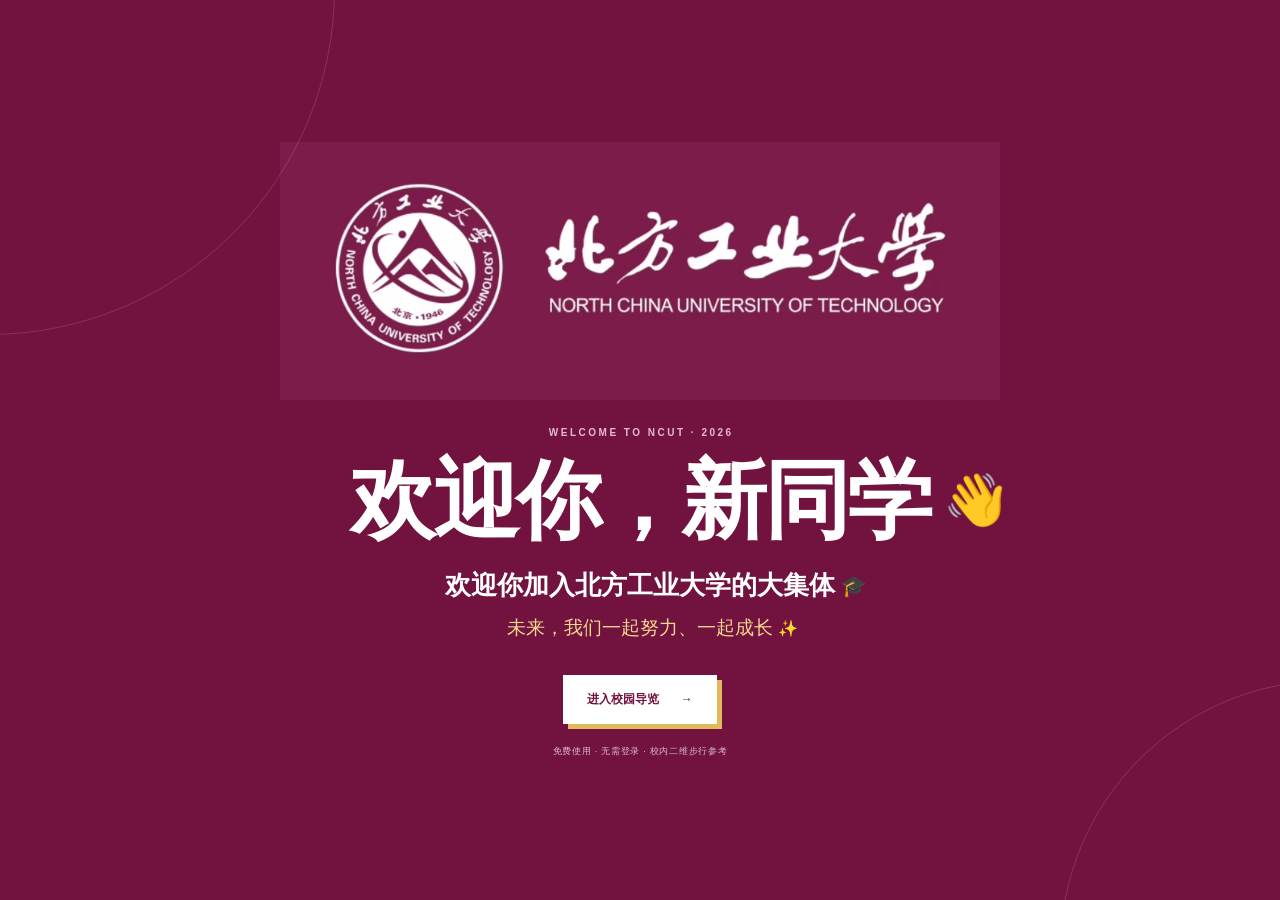
<file: index.html>
<!DOCTYPE html><html lang="zh-CN"><head><meta charSet="utf-8"/><meta name="viewport" content="width=device-width, initial-scale=1"/><link rel="preload" as="image" href="/ncut-wordmark-clean.png"/><link rel="stylesheet" href="/_next/static/chunks/0_ijfcg34m.1k.css" data-precedence="next"/><link rel="preload" as="script" fetchPriority="low" href="/_next/static/chunks/0ht900cau6_ur.js"/><script src="/_next/static/chunks/0t2z5hkh7v~~b.js" async=""></script><script src="/_next/static/chunks/07lhk_q6pmm3r.js" async=""></script><script src="/_next/static/chunks/turbopack-0cek.dh0dqtgy.js" async=""></script><script src="/_next/static/chunks/0dbhjjzl8qfwv.js" async=""></script><script src="/_next/static/chunks/0k6kr~ze-.qya.js" async=""></script><script src="/_next/static/chunks/0ix7n.hu16ikc.js" async=""></script><title>北方工业大学免费校园导览｜二维步行路线</title><meta name="description" content="北方工业大学免费校园导览：选择任意校门或校园建筑，生成校内二维步行路线与分步指引。"/><meta property="og:title" content="北方工业大学免费校园导览"/><meta property="og:description" content="选择起点和终点，沿校内可步行道路查看二维路线。永久免费开放。"/><meta property="og:image" content="https://lizexuan581-stack.github.io/og.png"/><meta property="og:image:width" content="1200"/><meta property="og:image:height" content="630"/><meta property="og:image:alt" content="北方工大校园导览"/><meta name="twitter:card" content="summary_large_image"/><meta name="twitter:title" content="北方工业大学免费校园导览"/><meta name="twitter:description" content="选择起点和终点，沿校内可步行道路查看二维路线。永久免费开放。"/><meta name="twitter:image" content="https://lizexuan581-stack.github.io/og.png"/><script src="/_next/static/chunks/03~yq9q893hmn.js" noModule=""></script></head><body><div hidden=""><!--$--><!--/$--></div><main class="site-shell"><section class="welcome-screen welcome-page"><div class="welcome-brand"><img src="/ncut-wordmark-clean.png" alt="完整的北方工业大学校徽与中英文校名"/></div><div class="welcome-copy"><p>WELCOME TO NCUT · 2026</p><h1><span>欢迎你，新同学<i>👋</i></span></h1><h2><span>欢迎你加入北方工业大学的大集体<i>🎓</i></span></h2><h3><span>未来，我们一起努力、一起成长<i>✨</i></span></h3></div><a class="welcome-enter" href="/home/">进入校园导览 <b>→</b></a><small class="welcome-tip">免费使用 · 无需登录 · 校内二维步行参考</small></section></main><!--$--><!--/$--><script src="/_next/static/chunks/0ht900cau6_ur.js" id="_R_" async=""></script><script>(self.__next_f=self.__next_f||[]).push([0])</script><script>self.__next_f.push([1,"1:\"$Sreact.fragment\"\n2:I[39756,[\"/_next/static/chunks/0dbhjjzl8qfwv.js\",\"/_next/static/chunks/0k6kr~ze-.qya.js\"],\"default\"]\n3:I[37457,[\"/_next/static/chunks/0dbhjjzl8qfwv.js\",\"/_next/static/chunks/0k6kr~ze-.qya.js\"],\"default\"]\n4:I[47257,[\"/_next/static/chunks/0dbhjjzl8qfwv.js\",\"/_next/static/chunks/0k6kr~ze-.qya.js\"],\"ClientPageRoot\"]\n5:I[31713,[\"/_next/static/chunks/0dbhjjzl8qfwv.js\",\"/_next/static/chunks/0k6kr~ze-.qya.js\",\"/_next/static/chunks/0ix7n.hu16ikc.js\"],\"default\"]\n8:I[97367,[\"/_next/static/chunks/0dbhjjzl8qfwv.js\",\"/_next/static/chunks/0k6kr~ze-.qya.js\"],\"OutletBoundary\"]\n9:\"$Sreact.suspense\"\nb:I[97367,[\"/_next/static/chunks/0dbhjjzl8qfwv.js\",\"/_next/static/chunks/0k6kr~ze-.qya.js\"],\"ViewportBoundary\"]\nd:I[97367,[\"/_next/static/chunks/0dbhjjzl8qfwv.js\",\"/_next/static/chunks/0k6kr~ze-.qya.js\"],\"MetadataBoundary\"]\nf:I[68027,[\"/_next/static/chunks/0dbhjjzl8qfwv.js\",\"/_next/static/chunks/0k6kr~ze-.qya.js\"],\"default\",1]\n:HL[\"/_next/static/chunks/0_ijfcg34m.1k.css\",\"style\"]\n"])</script><script>self.__next_f.push([1,"0:{\"P\":null,\"c\":[\"\",\"\"],\"q\":\"\",\"i\":false,\"f\":[[[\"\",{\"children\":[\"__PAGE__\",{}]},\"$undefined\",\"$undefined\",16],[[\"$\",\"$1\",\"c\",{\"children\":[[[\"$\",\"link\",\"0\",{\"rel\":\"stylesheet\",\"href\":\"/_next/static/chunks/0_ijfcg34m.1k.css\",\"precedence\":\"next\",\"crossOrigin\":\"$undefined\",\"nonce\":\"$undefined\"}],[\"$\",\"script\",\"script-0\",{\"src\":\"/_next/static/chunks/0dbhjjzl8qfwv.js\",\"async\":true,\"nonce\":\"$undefined\"}],[\"$\",\"script\",\"script-1\",{\"src\":\"/_next/static/chunks/0k6kr~ze-.qya.js\",\"async\":true,\"nonce\":\"$undefined\"}]],[\"$\",\"html\",null,{\"lang\":\"zh-CN\",\"children\":[\"$\",\"body\",null,{\"children\":[\"$\",\"$L2\",null,{\"parallelRouterKey\":\"children\",\"error\":\"$undefined\",\"errorStyles\":\"$undefined\",\"errorScripts\":\"$undefined\",\"template\":[\"$\",\"$L3\",null,{}],\"templateStyles\":\"$undefined\",\"templateScripts\":\"$undefined\",\"notFound\":[[[\"$\",\"title\",null,{\"children\":\"404: This page could not be found.\"}],[\"$\",\"div\",null,{\"style\":{\"fontFamily\":\"system-ui,\\\"Segoe UI\\\",Roboto,Helvetica,Arial,sans-serif,\\\"Apple Color Emoji\\\",\\\"Segoe UI Emoji\\\"\",\"height\":\"100vh\",\"textAlign\":\"center\",\"display\":\"flex\",\"flexDirection\":\"column\",\"alignItems\":\"center\",\"justifyContent\":\"center\"},\"children\":[\"$\",\"div\",null,{\"children\":[[\"$\",\"style\",null,{\"dangerouslySetInnerHTML\":{\"__html\":\"body{color:#000;background:#fff;margin:0}.next-error-h1{border-right:1px solid rgba(0,0,0,.3)}@media (prefers-color-scheme:dark){body{color:#fff;background:#000}.next-error-h1{border-right:1px solid rgba(255,255,255,.3)}}\"}}],[\"$\",\"h1\",null,{\"className\":\"next-error-h1\",\"style\":{\"display\":\"inline-block\",\"margin\":\"0 20px 0 0\",\"padding\":\"0 23px 0 0\",\"fontSize\":24,\"fontWeight\":500,\"verticalAlign\":\"top\",\"lineHeight\":\"49px\"},\"children\":404}],[\"$\",\"div\",null,{\"style\":{\"display\":\"inline-block\"},\"children\":[\"$\",\"h2\",null,{\"style\":{\"fontSize\":14,\"fontWeight\":400,\"lineHeight\":\"49px\",\"margin\":0},\"children\":\"This page could not be found.\"}]}]]}]}]],[]],\"forbidden\":\"$undefined\",\"unauthorized\":\"$undefined\"}]}]}]]}],{\"children\":[[\"$\",\"$1\",\"c\",{\"children\":[[\"$\",\"$L4\",null,{\"Component\":\"$5\",\"serverProvidedParams\":{\"searchParams\":{},\"params\":{},\"promises\":[\"$@6\",\"$@7\"]}}],[[\"$\",\"script\",\"script-0\",{\"src\":\"/_next/static/chunks/0ix7n.hu16ikc.js\",\"async\":true,\"nonce\":\"$undefined\"}]],[\"$\",\"$L8\",null,{\"children\":[\"$\",\"$9\",null,{\"name\":\"Next.MetadataOutlet\",\"children\":\"$@a\"}]}]]}],{},null,false,null]},null,false,null],[\"$\",\"$1\",\"h\",{\"children\":[null,[\"$\",\"$Lb\",null,{\"children\":\"$Lc\"}],[\"$\",\"div\",null,{\"hidden\":true,\"children\":[\"$\",\"$Ld\",null,{\"children\":[\"$\",\"$9\",null,{\"name\":\"Next.Metadata\",\"children\":\"$Le\"}]}]}],null]}],false]],\"m\":\"$undefined\",\"G\":[\"$f\",[[\"$\",\"link\",\"0\",{\"rel\":\"stylesheet\",\"href\":\"/_next/static/chunks/0_ijfcg34m.1k.css\",\"precedence\":\"next\",\"crossOrigin\":\"$undefined\",\"nonce\":\"$undefined\"}]]],\"S\":true,\"h\":null,\"s\":\"$undefined\",\"l\":\"$undefined\",\"p\":\"$undefined\",\"d\":\"$undefined\",\"b\":\"BVDJ6hzBaF9eDO3t5T6NX\"}\n"])</script><script>self.__next_f.push([1,"6:{}\n7:\"$0:f:0:1:1:children:0:props:children:0:props:serverProvidedParams:params\"\n"])</script><script>self.__next_f.push([1,"c:[[\"$\",\"meta\",\"0\",{\"charSet\":\"utf-8\"}],[\"$\",\"meta\",\"1\",{\"name\":\"viewport\",\"content\":\"width=device-width, initial-scale=1\"}]]\n"])</script><script>self.__next_f.push([1,"a:null\ne:[[\"$\",\"title\",\"0\",{\"children\":\"北方工业大学免费校园导览｜二维步行路线\"}],[\"$\",\"meta\",\"1\",{\"name\":\"description\",\"content\":\"北方工业大学免费校园导览：选择任意校门或校园建筑，生成校内二维步行路线与分步指引。\"}],[\"$\",\"meta\",\"2\",{\"property\":\"og:title\",\"content\":\"北方工业大学免费校园导览\"}],[\"$\",\"meta\",\"3\",{\"property\":\"og:description\",\"content\":\"选择起点和终点，沿校内可步行道路查看二维路线。永久免费开放。\"}],[\"$\",\"meta\",\"4\",{\"property\":\"og:image\",\"content\":\"https://lizexuan581-stack.github.io/og.png\"}],[\"$\",\"meta\",\"5\",{\"property\":\"og:image:width\",\"content\":\"1200\"}],[\"$\",\"meta\",\"6\",{\"property\":\"og:image:height\",\"content\":\"630\"}],[\"$\",\"meta\",\"7\",{\"property\":\"og:image:alt\",\"content\":\"北方工大校园导览\"}],[\"$\",\"meta\",\"8\",{\"name\":\"twitter:card\",\"content\":\"summary_large_image\"}],[\"$\",\"meta\",\"9\",{\"name\":\"twitter:title\",\"content\":\"北方工业大学免费校园导览\"}],[\"$\",\"meta\",\"10\",{\"name\":\"twitter:description\",\"content\":\"选择起点和终点，沿校内可步行道路查看二维路线。永久免费开放。\"}],[\"$\",\"meta\",\"11\",{\"name\":\"twitter:image\",\"content\":\"https://lizexuan581-stack.github.io/og.png\"}]]\n"])</script></body></html>
</file>
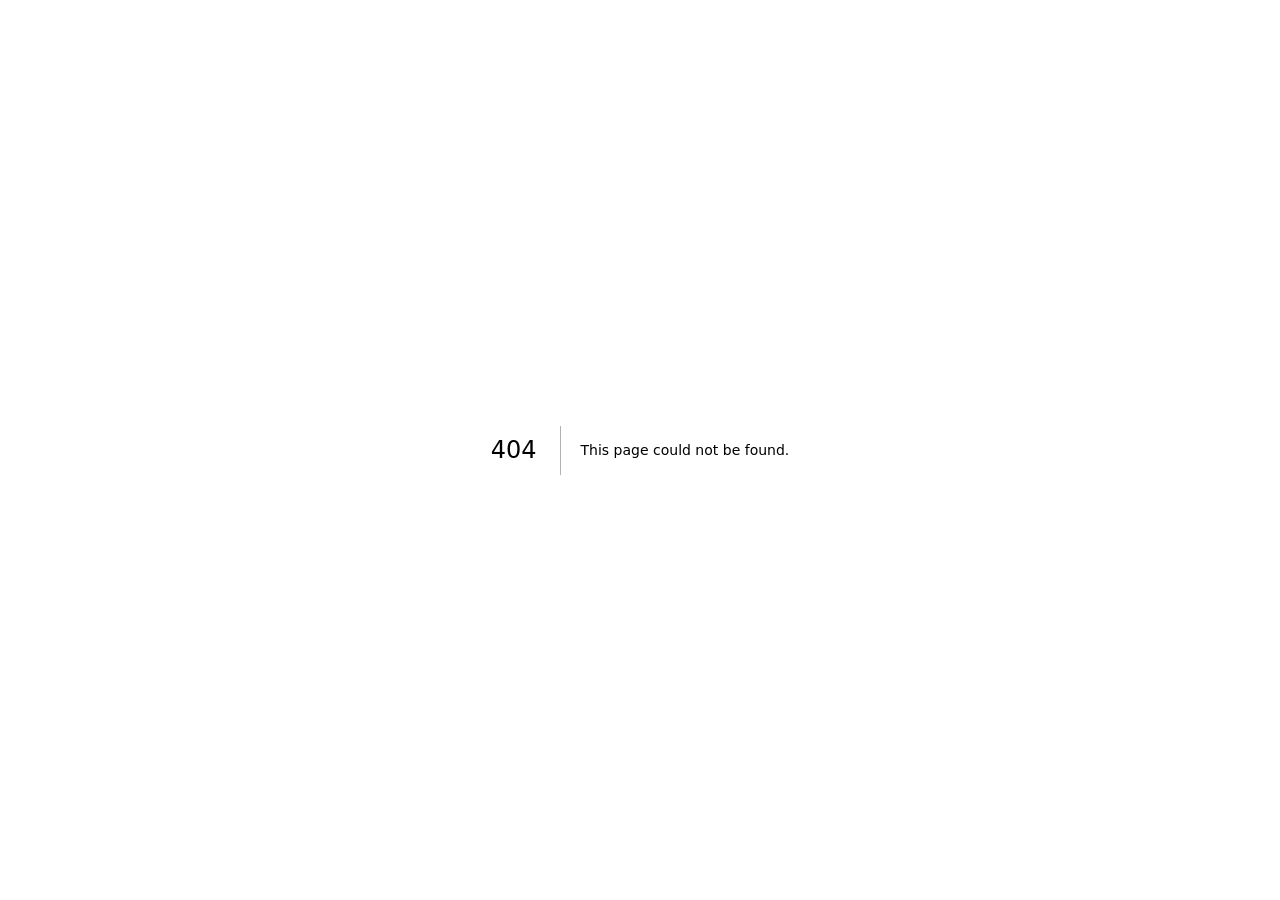
<file: 404/index.html>
<!DOCTYPE html><html lang="zh-CN"><head><meta charSet="utf-8"/><meta name="viewport" content="width=device-width, initial-scale=1"/><link rel="stylesheet" href="/_next/static/chunks/0_ijfcg34m.1k.css" data-precedence="next"/><link rel="preload" as="script" fetchPriority="low" href="/_next/static/chunks/0ht900cau6_ur.js"/><script src="/_next/static/chunks/0t2z5hkh7v~~b.js" async=""></script><script src="/_next/static/chunks/07lhk_q6pmm3r.js" async=""></script><script src="/_next/static/chunks/turbopack-0cek.dh0dqtgy.js" async=""></script><script src="/_next/static/chunks/0dbhjjzl8qfwv.js" async=""></script><script src="/_next/static/chunks/0k6kr~ze-.qya.js" async=""></script><meta name="robots" content="noindex"/><title>404: This page could not be found.</title><title>北方工业大学免费校园导览｜二维步行路线</title><meta name="description" content="北方工业大学免费校园导览：选择任意校门或校园建筑，生成校内二维步行路线与分步指引。"/><meta property="og:title" content="北方工业大学免费校园导览"/><meta property="og:description" content="选择起点和终点，沿校内可步行道路查看二维路线。永久免费开放。"/><meta property="og:image" content="https://lizexuan581-stack.github.io/og.png"/><meta property="og:image:width" content="1200"/><meta property="og:image:height" content="630"/><meta property="og:image:alt" content="北方工大校园导览"/><meta name="twitter:card" content="summary_large_image"/><meta name="twitter:title" content="北方工业大学免费校园导览"/><meta name="twitter:description" content="选择起点和终点，沿校内可步行道路查看二维路线。永久免费开放。"/><meta name="twitter:image" content="https://lizexuan581-stack.github.io/og.png"/><script src="/_next/static/chunks/03~yq9q893hmn.js" noModule=""></script></head><body><div hidden=""><!--$--><!--/$--></div><div style="font-family:system-ui,&quot;Segoe UI&quot;,Roboto,Helvetica,Arial,sans-serif,&quot;Apple Color Emoji&quot;,&quot;Segoe UI Emoji&quot;;height:100vh;text-align:center;display:flex;flex-direction:column;align-items:center;justify-content:center"><div><style>body{color:#000;background:#fff;margin:0}.next-error-h1{border-right:1px solid rgba(0,0,0,.3)}@media (prefers-color-scheme:dark){body{color:#fff;background:#000}.next-error-h1{border-right:1px solid rgba(255,255,255,.3)}}</style><h1 class="next-error-h1" style="display:inline-block;margin:0 20px 0 0;padding:0 23px 0 0;font-size:24px;font-weight:500;vertical-align:top;line-height:49px">404</h1><div style="display:inline-block"><h2 style="font-size:14px;font-weight:400;line-height:49px;margin:0">This page could not be found.</h2></div></div></div><!--$--><!--/$--><script src="/_next/static/chunks/0ht900cau6_ur.js" id="_R_" async=""></script><script>(self.__next_f=self.__next_f||[]).push([0])</script><script>self.__next_f.push([1,"1:\"$Sreact.fragment\"\n2:I[39756,[\"/_next/static/chunks/0dbhjjzl8qfwv.js\",\"/_next/static/chunks/0k6kr~ze-.qya.js\"],\"default\"]\n3:I[37457,[\"/_next/static/chunks/0dbhjjzl8qfwv.js\",\"/_next/static/chunks/0k6kr~ze-.qya.js\"],\"default\"]\n4:I[97367,[\"/_next/static/chunks/0dbhjjzl8qfwv.js\",\"/_next/static/chunks/0k6kr~ze-.qya.js\"],\"OutletBoundary\"]\n5:\"$Sreact.suspense\"\n8:I[97367,[\"/_next/static/chunks/0dbhjjzl8qfwv.js\",\"/_next/static/chunks/0k6kr~ze-.qya.js\"],\"ViewportBoundary\"]\na:I[97367,[\"/_next/static/chunks/0dbhjjzl8qfwv.js\",\"/_next/static/chunks/0k6kr~ze-.qya.js\"],\"MetadataBoundary\"]\nc:I[68027,[\"/_next/static/chunks/0dbhjjzl8qfwv.js\",\"/_next/static/chunks/0k6kr~ze-.qya.js\"],\"default\",1]\n:HL[\"/_next/static/chunks/0_ijfcg34m.1k.css\",\"style\"]\n"])</script><script>self.__next_f.push([1,"0:{\"P\":null,\"c\":[\"\",\"_not-found\",\"\"],\"q\":\"\",\"i\":false,\"f\":[[[\"\",{\"children\":[\"/_not-found\",{\"children\":[\"__PAGE__\",{}]}]},\"$undefined\",\"$undefined\",16],[[\"$\",\"$1\",\"c\",{\"children\":[[[\"$\",\"link\",\"0\",{\"rel\":\"stylesheet\",\"href\":\"/_next/static/chunks/0_ijfcg34m.1k.css\",\"precedence\":\"next\",\"crossOrigin\":\"$undefined\",\"nonce\":\"$undefined\"}],[\"$\",\"script\",\"script-0\",{\"src\":\"/_next/static/chunks/0dbhjjzl8qfwv.js\",\"async\":true,\"nonce\":\"$undefined\"}],[\"$\",\"script\",\"script-1\",{\"src\":\"/_next/static/chunks/0k6kr~ze-.qya.js\",\"async\":true,\"nonce\":\"$undefined\"}]],[\"$\",\"html\",null,{\"lang\":\"zh-CN\",\"children\":[\"$\",\"body\",null,{\"children\":[\"$\",\"$L2\",null,{\"parallelRouterKey\":\"children\",\"error\":\"$undefined\",\"errorStyles\":\"$undefined\",\"errorScripts\":\"$undefined\",\"template\":[\"$\",\"$L3\",null,{}],\"templateStyles\":\"$undefined\",\"templateScripts\":\"$undefined\",\"notFound\":[[[\"$\",\"title\",null,{\"children\":\"404: This page could not be found.\"}],[\"$\",\"div\",null,{\"style\":{\"fontFamily\":\"system-ui,\\\"Segoe UI\\\",Roboto,Helvetica,Arial,sans-serif,\\\"Apple Color Emoji\\\",\\\"Segoe UI Emoji\\\"\",\"height\":\"100vh\",\"textAlign\":\"center\",\"display\":\"flex\",\"flexDirection\":\"column\",\"alignItems\":\"center\",\"justifyContent\":\"center\"},\"children\":[\"$\",\"div\",null,{\"children\":[[\"$\",\"style\",null,{\"dangerouslySetInnerHTML\":{\"__html\":\"body{color:#000;background:#fff;margin:0}.next-error-h1{border-right:1px solid rgba(0,0,0,.3)}@media (prefers-color-scheme:dark){body{color:#fff;background:#000}.next-error-h1{border-right:1px solid rgba(255,255,255,.3)}}\"}}],[\"$\",\"h1\",null,{\"className\":\"next-error-h1\",\"style\":{\"display\":\"inline-block\",\"margin\":\"0 20px 0 0\",\"padding\":\"0 23px 0 0\",\"fontSize\":24,\"fontWeight\":500,\"verticalAlign\":\"top\",\"lineHeight\":\"49px\"},\"children\":404}],[\"$\",\"div\",null,{\"style\":{\"display\":\"inline-block\"},\"children\":[\"$\",\"h2\",null,{\"style\":{\"fontSize\":14,\"fontWeight\":400,\"lineHeight\":\"49px\",\"margin\":0},\"children\":\"This page could not be found.\"}]}]]}]}]],[]],\"forbidden\":\"$undefined\",\"unauthorized\":\"$undefined\"}]}]}]]}],{\"children\":[[\"$\",\"$1\",\"c\",{\"children\":[null,[\"$\",\"$L2\",null,{\"parallelRouterKey\":\"children\",\"error\":\"$undefined\",\"errorStyles\":\"$undefined\",\"errorScripts\":\"$undefined\",\"template\":[\"$\",\"$L3\",null,{}],\"templateStyles\":\"$undefined\",\"templateScripts\":\"$undefined\",\"notFound\":\"$undefined\",\"forbidden\":\"$undefined\",\"unauthorized\":\"$undefined\"}]]}],{\"children\":[[\"$\",\"$1\",\"c\",{\"children\":[[[\"$\",\"title\",null,{\"children\":\"404: This page could not be found.\"}],[\"$\",\"div\",null,{\"style\":\"$0:f:0:1:0:props:children:1:props:children:props:children:props:notFound:0:1:props:style\",\"children\":[\"$\",\"div\",null,{\"children\":[[\"$\",\"style\",null,{\"dangerouslySetInnerHTML\":{\"__html\":\"body{color:#000;background:#fff;margin:0}.next-error-h1{border-right:1px solid rgba(0,0,0,.3)}@media (prefers-color-scheme:dark){body{color:#fff;background:#000}.next-error-h1{border-right:1px solid rgba(255,255,255,.3)}}\"}}],[\"$\",\"h1\",null,{\"className\":\"next-error-h1\",\"style\":\"$0:f:0:1:0:props:children:1:props:children:props:children:props:notFound:0:1:props:children:props:children:1:props:style\",\"children\":404}],[\"$\",\"div\",null,{\"style\":\"$0:f:0:1:0:props:children:1:props:children:props:children:props:notFound:0:1:props:children:props:children:2:props:style\",\"children\":[\"$\",\"h2\",null,{\"style\":\"$0:f:0:1:0:props:children:1:props:children:props:children:props:notFound:0:1:props:children:props:children:2:props:children:props:style\",\"children\":\"This page could not be found.\"}]}]]}]}]],null,[\"$\",\"$L4\",null,{\"children\":[\"$\",\"$5\",null,{\"name\":\"Next.MetadataOutlet\",\"children\":\"$@6\"}]}]]}],{},null,false,null]},null,false,\"$@7\"]},null,false,null],[\"$\",\"$1\",\"h\",{\"children\":[[\"$\",\"meta\",null,{\"name\":\"robots\",\"content\":\"noindex\"}],[\"$\",\"$L8\",null,{\"children\":\"$L9\"}],[\"$\",\"div\",null,{\"hidden\":true,\"children\":[\"$\",\"$La\",null,{\"children\":[\"$\",\"$5\",null,{\"name\":\"Next.Metadata\",\"children\":\"$Lb\"}]}]}],null]}],false]],\"m\":\"$undefined\",\"G\":[\"$c\",[[\"$\",\"link\",\"0\",{\"rel\":\"stylesheet\",\"href\":\"/_next/static/chunks/0_ijfcg34m.1k.css\",\"precedence\":\"next\",\"crossOrigin\":\"$undefined\",\"nonce\":\"$undefined\"}]]],\"S\":true,\"h\":null,\"s\":\"$undefined\",\"l\":\"$undefined\",\"p\":\"$undefined\",\"d\":\"$undefined\",\"b\":\"BVDJ6hzBaF9eDO3t5T6NX\"}\n"])</script><script>self.__next_f.push([1,"d:[]\n7:\"$Wd\"\n"])</script><script>self.__next_f.push([1,"9:[[\"$\",\"meta\",\"0\",{\"charSet\":\"utf-8\"}],[\"$\",\"meta\",\"1\",{\"name\":\"viewport\",\"content\":\"width=device-width, initial-scale=1\"}]]\n"])</script><script>self.__next_f.push([1,"6:null\nb:[[\"$\",\"title\",\"0\",{\"children\":\"北方工业大学免费校园导览｜二维步行路线\"}],[\"$\",\"meta\",\"1\",{\"name\":\"description\",\"content\":\"北方工业大学免费校园导览：选择任意校门或校园建筑，生成校内二维步行路线与分步指引。\"}],[\"$\",\"meta\",\"2\",{\"property\":\"og:title\",\"content\":\"北方工业大学免费校园导览\"}],[\"$\",\"meta\",\"3\",{\"property\":\"og:description\",\"content\":\"选择起点和终点，沿校内可步行道路查看二维路线。永久免费开放。\"}],[\"$\",\"meta\",\"4\",{\"property\":\"og:image\",\"content\":\"https://lizexuan581-stack.github.io/og.png\"}],[\"$\",\"meta\",\"5\",{\"property\":\"og:image:width\",\"content\":\"1200\"}],[\"$\",\"meta\",\"6\",{\"property\":\"og:image:height\",\"content\":\"630\"}],[\"$\",\"meta\",\"7\",{\"property\":\"og:image:alt\",\"content\":\"北方工大校园导览\"}],[\"$\",\"meta\",\"8\",{\"name\":\"twitter:card\",\"content\":\"summary_large_image\"}],[\"$\",\"meta\",\"9\",{\"name\":\"twitter:title\",\"content\":\"北方工业大学免费校园导览\"}],[\"$\",\"meta\",\"10\",{\"name\":\"twitter:description\",\"content\":\"选择起点和终点，沿校内可步行道路查看二维路线。永久免费开放。\"}],[\"$\",\"meta\",\"11\",{\"name\":\"twitter:image\",\"content\":\"https://lizexuan581-stack.github.io/og.png\"}]]\n"])</script></body></html>
</file>
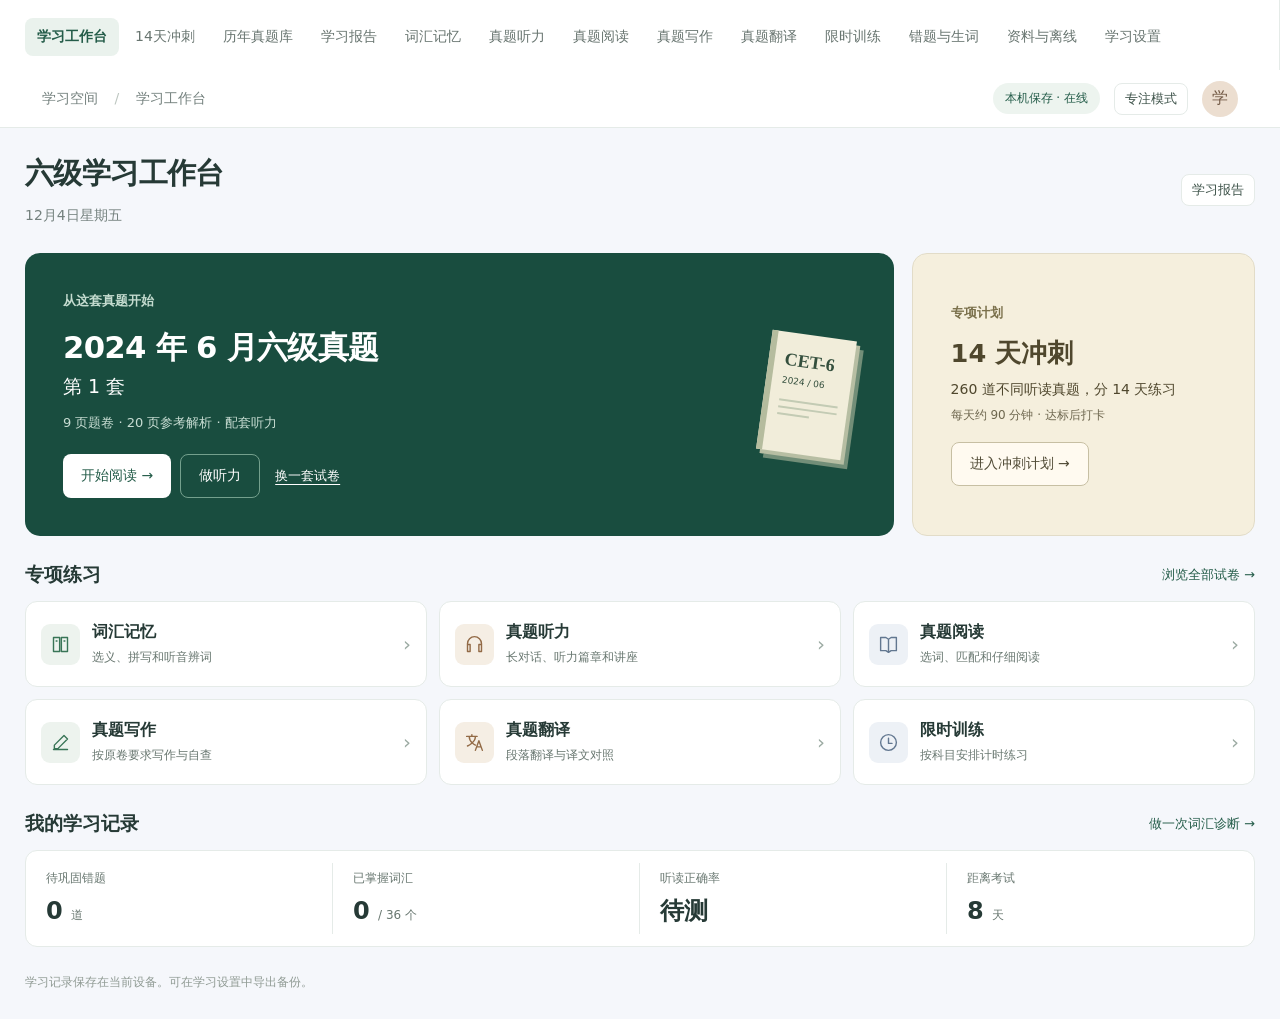
<file: cet6/index.html>
<!doctype html>
<html lang="zh-CN"><head><meta charset="utf-8"><meta name="viewport" content="width=device-width,initial-scale=1,viewport-fit=cover"><meta name="theme-color" content="#245c49"><meta name="apple-mobile-web-app-capable" content="yes"><meta name="description" content="让学完真正变成学会。知六，支持离线的六级学习工作台。"><link rel="manifest" href="manifest.webmanifest"><link rel="apple-touch-icon" href="icon-192.png"><link rel="icon" href="icon.svg"><link rel="stylesheet" href="styles.css?v=25f02f95ca98"><link rel="stylesheet" href="practice-room.css?v=5152d9d801b9"><title>知六 · 六级学习工作台</title></head><body><div id="app"></div><div id="toast" role="status" aria-live="polite"></div><dialog id="dialog"></dialog><script>window.ZHILIU_LIBRARY_IMPORT=true;</script><script src="content.js?v=e2acf5d75225"></script><script src="paper-data.js?v=e936756304c7"></script><script src="paper-extra.js?v=4ea988aadd34"></script><script src="paper-history.js?v=7914a0ab3c75"></script><script src="online-sources.js?v=b1e64c9c301a"></script><script src="online-offline.js?v=df9ed2d89cc4"></script><script src="paper-reader.js?v=aa956ec5d07f"></script><script src="library.js?v=17049d9fa14b"></script><script src="catalog.js?v=facdcfd9afa4"></script><script src="sprint-data.js?v=f8bce4f7f2ff"></script><script src="sprint.js?v=310dbab168b9"></script><script src="question-locations-images.js?v=9f7959a769ed"></script><script src="question-locations-pdf.js?v=4922bff7418a"></script><script src="listening-cues.js?v=ee310e532f23"></script><script src="winter-2025.js?v=9a8548addd72"></script><script src="winter-audio-delivery.js?v=2b628fd46bc1"></script><script src="june-2023-audio.js?v=eaadd7ebdd43"></script><script src="verified-extra.js?v=da3902eca7ce"></script><script src="explanation-locations.js?v=682431671d58"></script><script src="written-references.js?v=6415b564df64"></script><script src="papers.js?v=d5e2b6670312"></script><script src="app.js?v=31438911fc8f"></script></body></html>
</file>
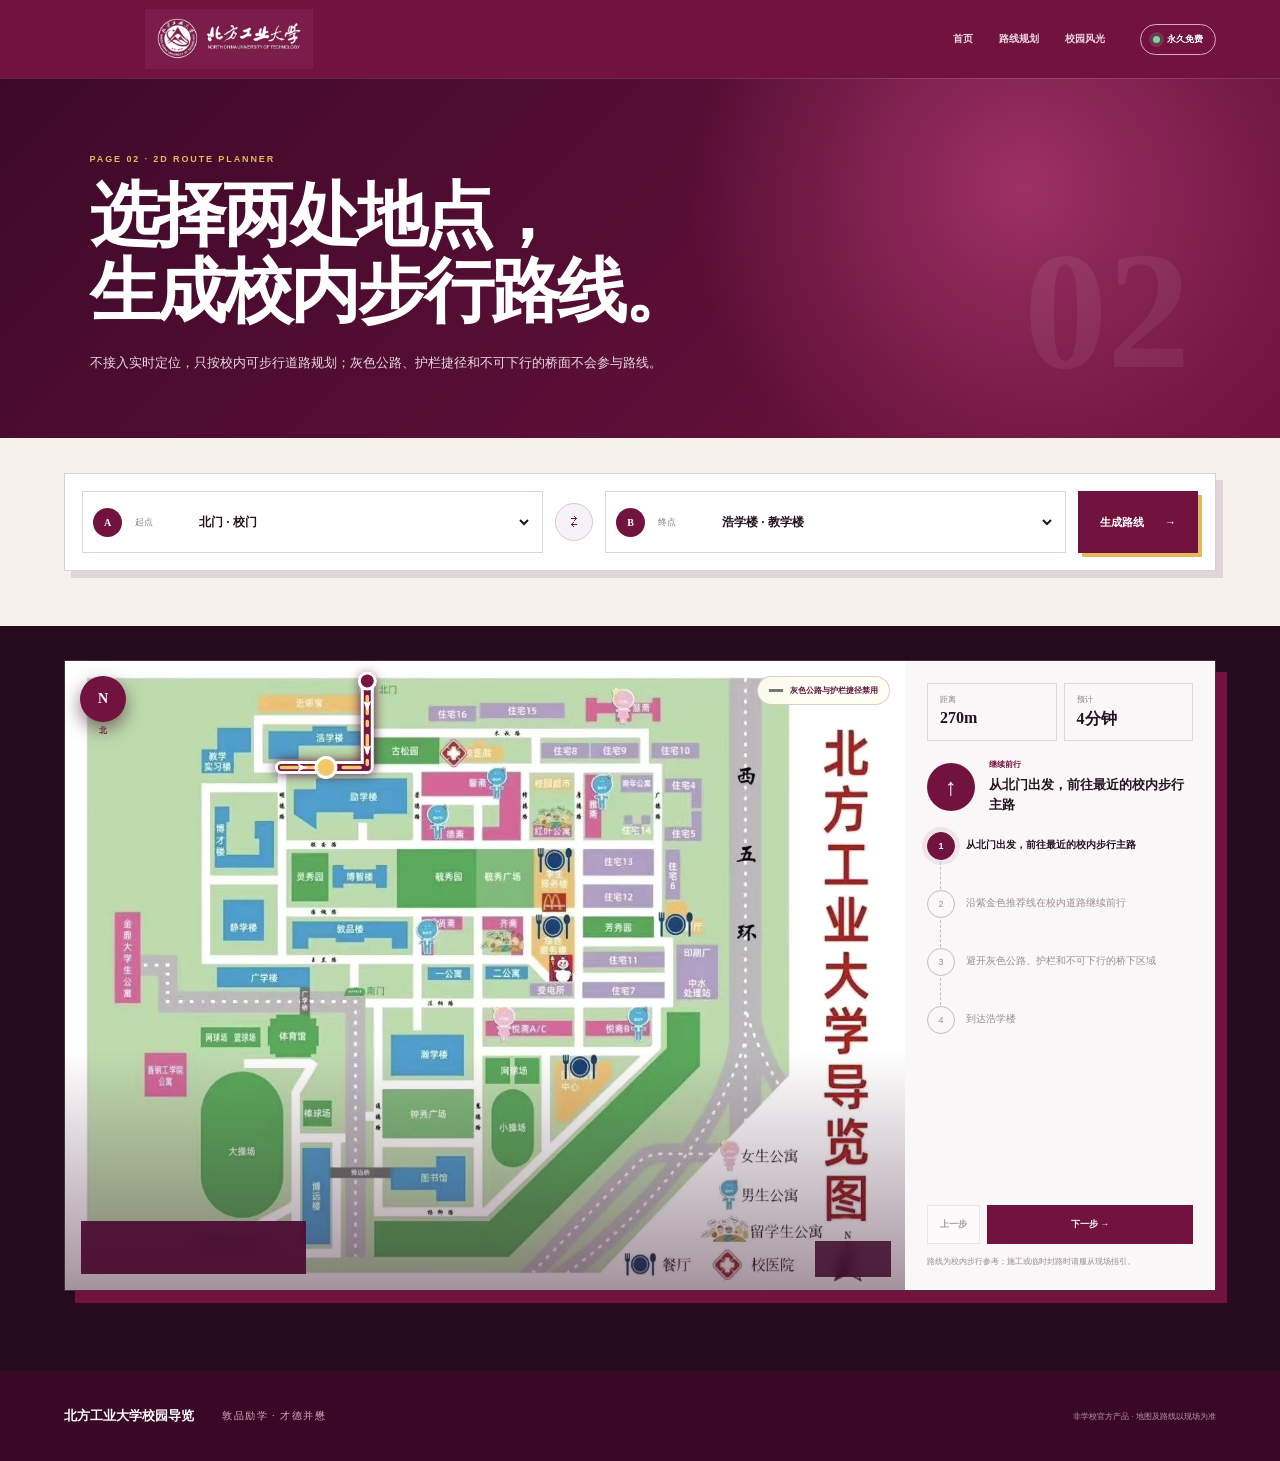
<file: guide/index.html>
<!DOCTYPE html><html lang="zh-CN"><head><meta charSet="utf-8"/><meta name="viewport" content="width=device-width, initial-scale=1"/><link rel="preload" as="image" href="/ncut-wordmark-clean.png"/><link rel="preload" as="image" href="/campus-2d-clean.jpg"/><link rel="stylesheet" href="/_next/static/chunks/0_ijfcg34m.1k.css" data-precedence="next"/><link rel="preload" as="script" fetchPriority="low" href="/_next/static/chunks/0ht900cau6_ur.js"/><script src="/_next/static/chunks/0t2z5hkh7v~~b.js" async=""></script><script src="/_next/static/chunks/07lhk_q6pmm3r.js" async=""></script><script src="/_next/static/chunks/turbopack-0cek.dh0dqtgy.js" async=""></script><script src="/_next/static/chunks/0dbhjjzl8qfwv.js" async=""></script><script src="/_next/static/chunks/0k6kr~ze-.qya.js" async=""></script><script src="/_next/static/chunks/0ix7n.hu16ikc.js" async=""></script><title>北方工业大学免费校园导览｜二维步行路线</title><meta name="description" content="北方工业大学免费校园导览：选择任意校门或校园建筑，生成校内二维步行路线与分步指引。"/><meta property="og:title" content="北方工业大学免费校园导览"/><meta property="og:description" content="选择起点和终点，沿校内可步行道路查看二维路线。永久免费开放。"/><meta property="og:image" content="https://lizexuan581-stack.github.io/og.png"/><meta property="og:image:width" content="1200"/><meta property="og:image:height" content="630"/><meta property="og:image:alt" content="北方工大校园导览"/><meta name="twitter:card" content="summary_large_image"/><meta name="twitter:title" content="北方工业大学免费校园导览"/><meta name="twitter:description" content="选择起点和终点，沿校内可步行道路查看二维路线。永久免费开放。"/><meta name="twitter:image" content="https://lizexuan581-stack.github.io/og.png"/><script src="/_next/static/chunks/03~yq9q893hmn.js" noModule=""></script></head><body><div hidden=""><!--$--><!--/$--></div><main class="site-shell"><header class="topbar"><a class="wordmark" href="/home/"><img src="/ncut-wordmark-clean.png" alt="完整的北方工业大学校徽与中英文校名"/></a><nav><a href="/home/">首页</a><a href="/guide/">路线规划</a><a href="/scenery/">校园风光</a></nav><span class="free-badge"><i></i>永久免费</span></header><div class="route-page"><section class="page-intro"><div><p class="eyebrow">PAGE 02 · 2D ROUTE PLANNER</p><h1>选择两处地点，<br/>生成校内步行路线。</h1><p>不接入实时定位，只按校内可步行道路规划；灰色公路、护栏捷径和不可下行的桥面不会参与路线。</p></div><span>02</span></section><section class="planner compact-planner" id="planner"><div class="selector-card"><label><span>A</span><i>起点</i><select><option value="north" selected="">北门<!-- --> · <!-- -->校门</option><option value="south">南门<!-- --> · <!-- -->校门</option><option value="southwest">西南门（南门旁）<!-- --> · <!-- -->校门</option><option value="haoxue">浩学楼<!-- --> · <!-- -->教学楼</option><option value="lixue">励学楼<!-- --> · <!-- -->教学楼</option><option value="cultureHall">文化会堂（励学楼左侧）<!-- --> · <!-- -->校园场馆</option><option value="dunpin">敦品楼<!-- --> · <!-- -->教学楼</option><option value="jingxue">静学楼<!-- --> · <!-- -->教学楼</option><option value="hanxue">瀚学楼（北侧正门）<!-- --> · <!-- -->教学楼</option><option value="guangxue">广学楼<!-- --> · <!-- -->教学楼</option><option value="bozhi">博智楼<!-- --> · <!-- -->教学楼</option><option value="gym">体育馆（经广学桥）<!-- --> · <!-- -->运动场馆</option><option value="yuezhai">悦斋<!-- --> · <!-- -->学生公寓</option><option value="huizhai">慧斋<!-- --> · <!-- -->学生公寓</option><option value="yuxiu">毓秀园<!-- --> · <!-- -->校园园林</option><option value="boyuan">博远楼（经图书馆前）<!-- --> · <!-- -->教学楼</option><option value="library">图书馆（北侧正门）<!-- --> · <!-- -->公共服务</option><option value="canteen">国教餐厅<!-- --> · <!-- -->餐饮服务</option><option value="bridge">博远桥（经图书馆前）<!-- --> · <!-- -->校园通道</option><option value="xinzhai">馨斋（楼前入口）<!-- --> · <!-- -->学生公寓</option><option value="dezhai">德斋<!-- --> · <!-- -->学生公寓</option><option value="xianzhai">贤斋（毓秀园侧入口）<!-- --> · <!-- -->学生公寓</option><option value="qizhai">齐斋（毓秀园侧入口）<!-- --> · <!-- -->学生公寓</option><option value="bocai">博才楼<!-- --> · <!-- -->教学楼</option><option value="brunel">伦敦布鲁内尔学院（广学楼前）<!-- --> · <!-- -->学院</option></select></label><button class="swap" aria-label="交换起点和终点">⇄</button><label><span>B</span><i>终点</i><select><option value="north">北门<!-- --> · <!-- -->校门</option><option value="south">南门<!-- --> · <!-- -->校门</option><option value="southwest">西南门（南门旁）<!-- --> · <!-- -->校门</option><option value="haoxue" selected="">浩学楼<!-- --> · <!-- -->教学楼</option><option value="lixue">励学楼<!-- --> · <!-- -->教学楼</option><option value="cultureHall">文化会堂（励学楼左侧）<!-- --> · <!-- -->校园场馆</option><option value="dunpin">敦品楼<!-- --> · <!-- -->教学楼</option><option value="jingxue">静学楼<!-- --> · <!-- -->教学楼</option><option value="hanxue">瀚学楼（北侧正门）<!-- --> · <!-- -->教学楼</option><option value="guangxue">广学楼<!-- --> · <!-- -->教学楼</option><option value="bozhi">博智楼<!-- --> · <!-- -->教学楼</option><option value="gym">体育馆（经广学桥）<!-- --> · <!-- -->运动场馆</option><option value="yuezhai">悦斋<!-- --> · <!-- -->学生公寓</option><option value="huizhai">慧斋<!-- --> · <!-- -->学生公寓</option><option value="yuxiu">毓秀园<!-- --> · <!-- -->校园园林</option><option value="boyuan">博远楼（经图书馆前）<!-- --> · <!-- -->教学楼</option><option value="library">图书馆（北侧正门）<!-- --> · <!-- -->公共服务</option><option value="canteen">国教餐厅<!-- --> · <!-- -->餐饮服务</option><option value="bridge">博远桥（经图书馆前）<!-- --> · <!-- -->校园通道</option><option value="xinzhai">馨斋（楼前入口）<!-- --> · <!-- -->学生公寓</option><option value="dezhai">德斋<!-- --> · <!-- -->学生公寓</option><option value="xianzhai">贤斋（毓秀园侧入口）<!-- --> · <!-- -->学生公寓</option><option value="qizhai">齐斋（毓秀园侧入口）<!-- --> · <!-- -->学生公寓</option><option value="bocai">博才楼<!-- --> · <!-- -->教学楼</option><option value="brunel">伦敦布鲁内尔学院（广学楼前）<!-- --> · <!-- -->学院</option></select></label><button class="generate">生成路线 <b>→</b></button></div></section><section class="route-section" id="route"><div class="route-shell"><div class="map-viewport"><div class="two-map"><img src="/campus-2d-clean.jpg" alt="无水印北方工业大学二维校园导览图"/><div class="map-shade"></div><canvas class="route-canvas" aria-hidden="true"></canvas><div class="north">N<small>北</small></div><div class="road-rule"><i></i>灰色公路与护栏捷径禁用</div><div class="route-chip"><i></i><span>校内可步行道路推荐路线</span><strong>北门<!-- --> → <!-- -->浩学楼</strong></div></div><button class="map-expand">放大地图<!-- --> ⛶</button><div class="map-hint">可拖动查看地图 · 动态线即推荐路线</div></div><aside class="directions"><div class="metrics"><span><small>距离</small><strong>270<!-- -->m</strong></span><span><small>预计</small><strong>4<!-- -->分钟</strong></span></div><div class="next-step"><b>↑</b><div><small>继续前行</small><strong>从北门出发，前往最近的校内步行主路</strong></div></div><ol><li class="active"><span>1</span><p>从北门出发，前往最近的校内步行主路</p></li><li class=""><span>2</span><p>沿紫金色推荐线在校内道路继续前行</p></li><li class=""><span>3</span><p>避开灰色公路、护栏和不可下行的桥下区域</p></li><li class=""><span>4</span><p>到达浩学楼</p></li></ol><div class="step-actions"><button disabled="">上一步</button><button>下一步<!-- --> →</button></div><p class="notice">路线为校内步行参考；施工或临时封路时请服从现场指引。</p></aside></div></section></div><footer><strong>北方工业大学校园导览</strong><span>敦品励学 · 才德并懋</span><small>非学校官方产品 · 地图及路线以现场为准</small></footer><nav class="bottom-nav" aria-label="移动端页面导航"><a class="" href="/home/"><b>⌂</b><span>首页</span></a><a class="active" href="/guide/"><b>↗</b><span>路线</span></a><a class="" href="/scenery/"><b>◫</b><span>风光</span></a></nav></main><!--$--><!--/$--><script src="/_next/static/chunks/0ht900cau6_ur.js" id="_R_" async=""></script><script>(self.__next_f=self.__next_f||[]).push([0])</script><script>self.__next_f.push([1,"1:\"$Sreact.fragment\"\n2:I[39756,[\"/_next/static/chunks/0dbhjjzl8qfwv.js\",\"/_next/static/chunks/0k6kr~ze-.qya.js\"],\"default\"]\n3:I[37457,[\"/_next/static/chunks/0dbhjjzl8qfwv.js\",\"/_next/static/chunks/0k6kr~ze-.qya.js\"],\"default\"]\n4:I[31713,[\"/_next/static/chunks/0dbhjjzl8qfwv.js\",\"/_next/static/chunks/0k6kr~ze-.qya.js\",\"/_next/static/chunks/0ix7n.hu16ikc.js\"],\"default\"]\n5:I[97367,[\"/_next/static/chunks/0dbhjjzl8qfwv.js\",\"/_next/static/chunks/0k6kr~ze-.qya.js\"],\"OutletBoundary\"]\n6:\"$Sreact.suspense\"\n9:I[97367,[\"/_next/static/chunks/0dbhjjzl8qfwv.js\",\"/_next/static/chunks/0k6kr~ze-.qya.js\"],\"ViewportBoundary\"]\nb:I[97367,[\"/_next/static/chunks/0dbhjjzl8qfwv.js\",\"/_next/static/chunks/0k6kr~ze-.qya.js\"],\"MetadataBoundary\"]\nd:I[68027,[\"/_next/static/chunks/0dbhjjzl8qfwv.js\",\"/_next/static/chunks/0k6kr~ze-.qya.js\"],\"default\",1]\n:HL[\"/_next/static/chunks/0_ijfcg34m.1k.css\",\"style\"]\n"])</script><script>self.__next_f.push([1,"0:{\"P\":null,\"c\":[\"\",\"guide\",\"\"],\"q\":\"\",\"i\":false,\"f\":[[[\"\",{\"children\":[\"guide\",{\"children\":[\"__PAGE__\",{}]}]},\"$undefined\",\"$undefined\",16],[[\"$\",\"$1\",\"c\",{\"children\":[[[\"$\",\"link\",\"0\",{\"rel\":\"stylesheet\",\"href\":\"/_next/static/chunks/0_ijfcg34m.1k.css\",\"precedence\":\"next\",\"crossOrigin\":\"$undefined\",\"nonce\":\"$undefined\"}],[\"$\",\"script\",\"script-0\",{\"src\":\"/_next/static/chunks/0dbhjjzl8qfwv.js\",\"async\":true,\"nonce\":\"$undefined\"}],[\"$\",\"script\",\"script-1\",{\"src\":\"/_next/static/chunks/0k6kr~ze-.qya.js\",\"async\":true,\"nonce\":\"$undefined\"}]],[\"$\",\"html\",null,{\"lang\":\"zh-CN\",\"children\":[\"$\",\"body\",null,{\"children\":[\"$\",\"$L2\",null,{\"parallelRouterKey\":\"children\",\"error\":\"$undefined\",\"errorStyles\":\"$undefined\",\"errorScripts\":\"$undefined\",\"template\":[\"$\",\"$L3\",null,{}],\"templateStyles\":\"$undefined\",\"templateScripts\":\"$undefined\",\"notFound\":[[[\"$\",\"title\",null,{\"children\":\"404: This page could not be found.\"}],[\"$\",\"div\",null,{\"style\":{\"fontFamily\":\"system-ui,\\\"Segoe UI\\\",Roboto,Helvetica,Arial,sans-serif,\\\"Apple Color Emoji\\\",\\\"Segoe UI Emoji\\\"\",\"height\":\"100vh\",\"textAlign\":\"center\",\"display\":\"flex\",\"flexDirection\":\"column\",\"alignItems\":\"center\",\"justifyContent\":\"center\"},\"children\":[\"$\",\"div\",null,{\"children\":[[\"$\",\"style\",null,{\"dangerouslySetInnerHTML\":{\"__html\":\"body{color:#000;background:#fff;margin:0}.next-error-h1{border-right:1px solid rgba(0,0,0,.3)}@media (prefers-color-scheme:dark){body{color:#fff;background:#000}.next-error-h1{border-right:1px solid rgba(255,255,255,.3)}}\"}}],[\"$\",\"h1\",null,{\"className\":\"next-error-h1\",\"style\":{\"display\":\"inline-block\",\"margin\":\"0 20px 0 0\",\"padding\":\"0 23px 0 0\",\"fontSize\":24,\"fontWeight\":500,\"verticalAlign\":\"top\",\"lineHeight\":\"49px\"},\"children\":404}],[\"$\",\"div\",null,{\"style\":{\"display\":\"inline-block\"},\"children\":[\"$\",\"h2\",null,{\"style\":{\"fontSize\":14,\"fontWeight\":400,\"lineHeight\":\"49px\",\"margin\":0},\"children\":\"This page could not be found.\"}]}]]}]}]],[]],\"forbidden\":\"$undefined\",\"unauthorized\":\"$undefined\"}]}]}]]}],{\"children\":[[\"$\",\"$1\",\"c\",{\"children\":[null,[\"$\",\"$L2\",null,{\"parallelRouterKey\":\"children\",\"error\":\"$undefined\",\"errorStyles\":\"$undefined\",\"errorScripts\":\"$undefined\",\"template\":[\"$\",\"$L3\",null,{}],\"templateStyles\":\"$undefined\",\"templateScripts\":\"$undefined\",\"notFound\":\"$undefined\",\"forbidden\":\"$undefined\",\"unauthorized\":\"$undefined\"}]]}],{\"children\":[[\"$\",\"$1\",\"c\",{\"children\":[[\"$\",\"$L4\",null,{\"mode\":\"guide\"}],[[\"$\",\"script\",\"script-0\",{\"src\":\"/_next/static/chunks/0ix7n.hu16ikc.js\",\"async\":true,\"nonce\":\"$undefined\"}]],[\"$\",\"$L5\",null,{\"children\":[\"$\",\"$6\",null,{\"name\":\"Next.MetadataOutlet\",\"children\":\"$@7\"}]}]]}],{},null,false,null]},null,false,\"$@8\"]},null,false,null],[\"$\",\"$1\",\"h\",{\"children\":[null,[\"$\",\"$L9\",null,{\"children\":\"$La\"}],[\"$\",\"div\",null,{\"hidden\":true,\"children\":[\"$\",\"$Lb\",null,{\"children\":[\"$\",\"$6\",null,{\"name\":\"Next.Metadata\",\"children\":\"$Lc\"}]}]}],null]}],false]],\"m\":\"$undefined\",\"G\":[\"$d\",[[\"$\",\"link\",\"0\",{\"rel\":\"stylesheet\",\"href\":\"/_next/static/chunks/0_ijfcg34m.1k.css\",\"precedence\":\"next\",\"crossOrigin\":\"$undefined\",\"nonce\":\"$undefined\"}]]],\"S\":true,\"h\":null,\"s\":\"$undefined\",\"l\":\"$undefined\",\"p\":\"$undefined\",\"d\":\"$undefined\",\"b\":\"BVDJ6hzBaF9eDO3t5T6NX\"}\n"])</script><script>self.__next_f.push([1,"e:[]\n8:\"$We\"\n"])</script><script>self.__next_f.push([1,"a:[[\"$\",\"meta\",\"0\",{\"charSet\":\"utf-8\"}],[\"$\",\"meta\",\"1\",{\"name\":\"viewport\",\"content\":\"width=device-width, initial-scale=1\"}]]\n"])</script><script>self.__next_f.push([1,"7:null\nc:[[\"$\",\"title\",\"0\",{\"children\":\"北方工业大学免费校园导览｜二维步行路线\"}],[\"$\",\"meta\",\"1\",{\"name\":\"description\",\"content\":\"北方工业大学免费校园导览：选择任意校门或校园建筑，生成校内二维步行路线与分步指引。\"}],[\"$\",\"meta\",\"2\",{\"property\":\"og:title\",\"content\":\"北方工业大学免费校园导览\"}],[\"$\",\"meta\",\"3\",{\"property\":\"og:description\",\"content\":\"选择起点和终点，沿校内可步行道路查看二维路线。永久免费开放。\"}],[\"$\",\"meta\",\"4\",{\"property\":\"og:image\",\"content\":\"https://lizexuan581-stack.github.io/og.png\"}],[\"$\",\"meta\",\"5\",{\"property\":\"og:image:width\",\"content\":\"1200\"}],[\"$\",\"meta\",\"6\",{\"property\":\"og:image:height\",\"content\":\"630\"}],[\"$\",\"meta\",\"7\",{\"property\":\"og:image:alt\",\"content\":\"北方工大校园导览\"}],[\"$\",\"meta\",\"8\",{\"name\":\"twitter:card\",\"content\":\"summary_large_image\"}],[\"$\",\"meta\",\"9\",{\"name\":\"twitter:title\",\"content\":\"北方工业大学免费校园导览\"}],[\"$\",\"meta\",\"10\",{\"name\":\"twitter:description\",\"content\":\"选择起点和终点，沿校内可步行道路查看二维路线。永久免费开放。\"}],[\"$\",\"meta\",\"11\",{\"name\":\"twitter:image\",\"content\":\"https://lizexuan581-stack.github.io/og.png\"}]]\n"])</script></body></html>
</file>
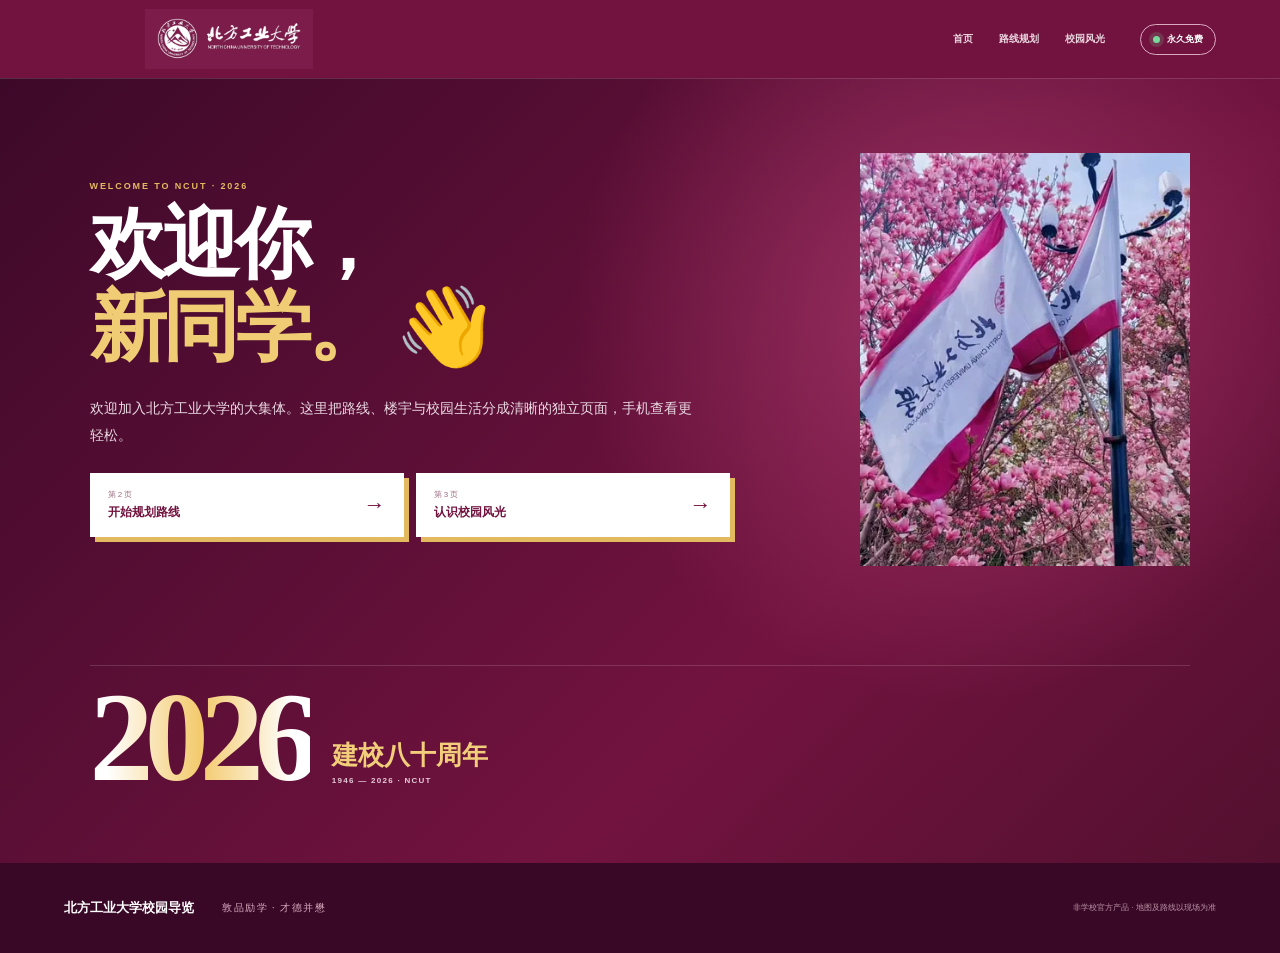
<file: home/index.html>
<!DOCTYPE html><html lang="zh-CN"><head><meta charSet="utf-8"/><meta name="viewport" content="width=device-width, initial-scale=1"/><link rel="preload" as="image" href="/ncut-wordmark-clean.png"/><link rel="stylesheet" href="/_next/static/chunks/0_ijfcg34m.1k.css" data-precedence="next"/><link rel="preload" as="script" fetchPriority="low" href="/_next/static/chunks/0ht900cau6_ur.js"/><script src="/_next/static/chunks/0t2z5hkh7v~~b.js" async=""></script><script src="/_next/static/chunks/07lhk_q6pmm3r.js" async=""></script><script src="/_next/static/chunks/turbopack-0cek.dh0dqtgy.js" async=""></script><script src="/_next/static/chunks/0dbhjjzl8qfwv.js" async=""></script><script src="/_next/static/chunks/0k6kr~ze-.qya.js" async=""></script><script src="/_next/static/chunks/0ix7n.hu16ikc.js" async=""></script><title>北方工业大学免费校园导览｜二维步行路线</title><meta name="description" content="北方工业大学免费校园导览：选择任意校门或校园建筑，生成校内二维步行路线与分步指引。"/><meta property="og:title" content="北方工业大学免费校园导览"/><meta property="og:description" content="选择起点和终点，沿校内可步行道路查看二维路线。永久免费开放。"/><meta property="og:image" content="https://lizexuan581-stack.github.io/og.png"/><meta property="og:image:width" content="1200"/><meta property="og:image:height" content="630"/><meta property="og:image:alt" content="北方工大校园导览"/><meta name="twitter:card" content="summary_large_image"/><meta name="twitter:title" content="北方工业大学免费校园导览"/><meta name="twitter:description" content="选择起点和终点，沿校内可步行道路查看二维路线。永久免费开放。"/><meta name="twitter:image" content="https://lizexuan581-stack.github.io/og.png"/><script src="/_next/static/chunks/03~yq9q893hmn.js" noModule=""></script></head><body><div hidden=""><!--$--><!--/$--></div><main class="site-shell"><header class="topbar"><a class="wordmark" href="/home/"><img src="/ncut-wordmark-clean.png" alt="完整的北方工业大学校徽与中英文校名"/></a><nav><a href="/home/">首页</a><a href="/guide/">路线规划</a><a href="/scenery/">校园风光</a></nav><span class="free-badge"><i></i>永久免费</span></header><section class="hero home-hero" id="home"><div class="hero-copy"><p class="eyebrow">WELCOME TO NCUT · 2026</p><h1>欢迎你，<br/><em>新同学。</em> 👋</h1><p>欢迎加入北方工业大学的大集体。这里把路线、楼宇与校园生活分成清晰的独立页面，手机查看更轻松。</p><div class="home-actions"><a href="/guide/"><small>第 2 页</small><strong>开始规划路线</strong><span>→</span></a><a href="/scenery/"><small>第 3 页</small><strong>认识校园风光</strong><span>→</span></a></div></div><figure class="principal-card principal-float"><div><picture class="campus-photo-picture"><source media="(max-width: 680px)" type="image/webp" srcSet="[data-uri]"/><img class="campus-photo" src="/photos/campus-blossom-93a201517d-320.webp" srcSet="/photos/campus-blossom-93a201517d-320.webp 320w, /photos/campus-blossom-93a201517d-640.webp 640w, /photos/campus-blossom-93a201517d-900.webp 900w" sizes="(max-width: 680px) 126px, 330px" width="900" height="675" alt="北方工业大学校旗与玉兰花" loading="eager" decoding="async" fetchPriority="high" style="background-image:url(&quot;[data-uri]&quot;);background-size:cover;background-position:center"/></picture></div></figure><div class="home-celebration" aria-label="北方工业大学建校八十周年，1946至2026"><strong>2026</strong><span><b>建校八十周年</b><small>1946 — 2026 · NCUT</small></span></div></section><footer><strong>北方工业大学校园导览</strong><span>敦品励学 · 才德并懋</span><small>非学校官方产品 · 地图及路线以现场为准</small></footer><nav class="bottom-nav" aria-label="移动端页面导航"><a class="active" href="/home/"><b>⌂</b><span>首页</span></a><a class="" href="/guide/"><b>↗</b><span>路线</span></a><a class="" href="/scenery/"><b>◫</b><span>风光</span></a></nav></main><!--$--><!--/$--><script src="/_next/static/chunks/0ht900cau6_ur.js" id="_R_" async=""></script><script>(self.__next_f=self.__next_f||[]).push([0])</script><script>self.__next_f.push([1,"1:\"$Sreact.fragment\"\n2:I[39756,[\"/_next/static/chunks/0dbhjjzl8qfwv.js\",\"/_next/static/chunks/0k6kr~ze-.qya.js\"],\"default\"]\n3:I[37457,[\"/_next/static/chunks/0dbhjjzl8qfwv.js\",\"/_next/static/chunks/0k6kr~ze-.qya.js\"],\"default\"]\n4:I[31713,[\"/_next/static/chunks/0dbhjjzl8qfwv.js\",\"/_next/static/chunks/0k6kr~ze-.qya.js\",\"/_next/static/chunks/0ix7n.hu16ikc.js\"],\"default\"]\n5:I[97367,[\"/_next/static/chunks/0dbhjjzl8qfwv.js\",\"/_next/static/chunks/0k6kr~ze-.qya.js\"],\"OutletBoundary\"]\n6:\"$Sreact.suspense\"\n9:I[97367,[\"/_next/static/chunks/0dbhjjzl8qfwv.js\",\"/_next/static/chunks/0k6kr~ze-.qya.js\"],\"ViewportBoundary\"]\nb:I[97367,[\"/_next/static/chunks/0dbhjjzl8qfwv.js\",\"/_next/static/chunks/0k6kr~ze-.qya.js\"],\"MetadataBoundary\"]\nd:I[68027,[\"/_next/static/chunks/0dbhjjzl8qfwv.js\",\"/_next/static/chunks/0k6kr~ze-.qya.js\"],\"default\",1]\n:HL[\"/_next/static/chunks/0_ijfcg34m.1k.css\",\"style\"]\n"])</script><script>self.__next_f.push([1,"0:{\"P\":null,\"c\":[\"\",\"home\",\"\"],\"q\":\"\",\"i\":false,\"f\":[[[\"\",{\"children\":[\"home\",{\"children\":[\"__PAGE__\",{}]}]},\"$undefined\",\"$undefined\",16],[[\"$\",\"$1\",\"c\",{\"children\":[[[\"$\",\"link\",\"0\",{\"rel\":\"stylesheet\",\"href\":\"/_next/static/chunks/0_ijfcg34m.1k.css\",\"precedence\":\"next\",\"crossOrigin\":\"$undefined\",\"nonce\":\"$undefined\"}],[\"$\",\"script\",\"script-0\",{\"src\":\"/_next/static/chunks/0dbhjjzl8qfwv.js\",\"async\":true,\"nonce\":\"$undefined\"}],[\"$\",\"script\",\"script-1\",{\"src\":\"/_next/static/chunks/0k6kr~ze-.qya.js\",\"async\":true,\"nonce\":\"$undefined\"}]],[\"$\",\"html\",null,{\"lang\":\"zh-CN\",\"children\":[\"$\",\"body\",null,{\"children\":[\"$\",\"$L2\",null,{\"parallelRouterKey\":\"children\",\"error\":\"$undefined\",\"errorStyles\":\"$undefined\",\"errorScripts\":\"$undefined\",\"template\":[\"$\",\"$L3\",null,{}],\"templateStyles\":\"$undefined\",\"templateScripts\":\"$undefined\",\"notFound\":[[[\"$\",\"title\",null,{\"children\":\"404: This page could not be found.\"}],[\"$\",\"div\",null,{\"style\":{\"fontFamily\":\"system-ui,\\\"Segoe UI\\\",Roboto,Helvetica,Arial,sans-serif,\\\"Apple Color Emoji\\\",\\\"Segoe UI Emoji\\\"\",\"height\":\"100vh\",\"textAlign\":\"center\",\"display\":\"flex\",\"flexDirection\":\"column\",\"alignItems\":\"center\",\"justifyContent\":\"center\"},\"children\":[\"$\",\"div\",null,{\"children\":[[\"$\",\"style\",null,{\"dangerouslySetInnerHTML\":{\"__html\":\"body{color:#000;background:#fff;margin:0}.next-error-h1{border-right:1px solid rgba(0,0,0,.3)}@media (prefers-color-scheme:dark){body{color:#fff;background:#000}.next-error-h1{border-right:1px solid rgba(255,255,255,.3)}}\"}}],[\"$\",\"h1\",null,{\"className\":\"next-error-h1\",\"style\":{\"display\":\"inline-block\",\"margin\":\"0 20px 0 0\",\"padding\":\"0 23px 0 0\",\"fontSize\":24,\"fontWeight\":500,\"verticalAlign\":\"top\",\"lineHeight\":\"49px\"},\"children\":404}],[\"$\",\"div\",null,{\"style\":{\"display\":\"inline-block\"},\"children\":[\"$\",\"h2\",null,{\"style\":{\"fontSize\":14,\"fontWeight\":400,\"lineHeight\":\"49px\",\"margin\":0},\"children\":\"This page could not be found.\"}]}]]}]}]],[]],\"forbidden\":\"$undefined\",\"unauthorized\":\"$undefined\"}]}]}]]}],{\"children\":[[\"$\",\"$1\",\"c\",{\"children\":[null,[\"$\",\"$L2\",null,{\"parallelRouterKey\":\"children\",\"error\":\"$undefined\",\"errorStyles\":\"$undefined\",\"errorScripts\":\"$undefined\",\"template\":[\"$\",\"$L3\",null,{}],\"templateStyles\":\"$undefined\",\"templateScripts\":\"$undefined\",\"notFound\":\"$undefined\",\"forbidden\":\"$undefined\",\"unauthorized\":\"$undefined\"}]]}],{\"children\":[[\"$\",\"$1\",\"c\",{\"children\":[[\"$\",\"$L4\",null,{\"mode\":\"home\"}],[[\"$\",\"script\",\"script-0\",{\"src\":\"/_next/static/chunks/0ix7n.hu16ikc.js\",\"async\":true,\"nonce\":\"$undefined\"}]],[\"$\",\"$L5\",null,{\"children\":[\"$\",\"$6\",null,{\"name\":\"Next.MetadataOutlet\",\"children\":\"$@7\"}]}]]}],{},null,false,null]},null,false,\"$@8\"]},null,false,null],[\"$\",\"$1\",\"h\",{\"children\":[null,[\"$\",\"$L9\",null,{\"children\":\"$La\"}],[\"$\",\"div\",null,{\"hidden\":true,\"children\":[\"$\",\"$Lb\",null,{\"children\":[\"$\",\"$6\",null,{\"name\":\"Next.Metadata\",\"children\":\"$Lc\"}]}]}],null]}],false]],\"m\":\"$undefined\",\"G\":[\"$d\",[[\"$\",\"link\",\"0\",{\"rel\":\"stylesheet\",\"href\":\"/_next/static/chunks/0_ijfcg34m.1k.css\",\"precedence\":\"next\",\"crossOrigin\":\"$undefined\",\"nonce\":\"$undefined\"}]]],\"S\":true,\"h\":null,\"s\":\"$undefined\",\"l\":\"$undefined\",\"p\":\"$undefined\",\"d\":\"$undefined\",\"b\":\"BVDJ6hzBaF9eDO3t5T6NX\"}\n"])</script><script>self.__next_f.push([1,"e:[]\n8:\"$We\"\n"])</script><script>self.__next_f.push([1,"a:[[\"$\",\"meta\",\"0\",{\"charSet\":\"utf-8\"}],[\"$\",\"meta\",\"1\",{\"name\":\"viewport\",\"content\":\"width=device-width, initial-scale=1\"}]]\n"])</script><script>self.__next_f.push([1,"7:null\nc:[[\"$\",\"title\",\"0\",{\"children\":\"北方工业大学免费校园导览｜二维步行路线\"}],[\"$\",\"meta\",\"1\",{\"name\":\"description\",\"content\":\"北方工业大学免费校园导览：选择任意校门或校园建筑，生成校内二维步行路线与分步指引。\"}],[\"$\",\"meta\",\"2\",{\"property\":\"og:title\",\"content\":\"北方工业大学免费校园导览\"}],[\"$\",\"meta\",\"3\",{\"property\":\"og:description\",\"content\":\"选择起点和终点，沿校内可步行道路查看二维路线。永久免费开放。\"}],[\"$\",\"meta\",\"4\",{\"property\":\"og:image\",\"content\":\"https://lizexuan581-stack.github.io/og.png\"}],[\"$\",\"meta\",\"5\",{\"property\":\"og:image:width\",\"content\":\"1200\"}],[\"$\",\"meta\",\"6\",{\"property\":\"og:image:height\",\"content\":\"630\"}],[\"$\",\"meta\",\"7\",{\"property\":\"og:image:alt\",\"content\":\"北方工大校园导览\"}],[\"$\",\"meta\",\"8\",{\"name\":\"twitter:card\",\"content\":\"summary_large_image\"}],[\"$\",\"meta\",\"9\",{\"name\":\"twitter:title\",\"content\":\"北方工业大学免费校园导览\"}],[\"$\",\"meta\",\"10\",{\"name\":\"twitter:description\",\"content\":\"选择起点和终点，沿校内可步行道路查看二维路线。永久免费开放。\"}],[\"$\",\"meta\",\"11\",{\"name\":\"twitter:image\",\"content\":\"https://lizexuan581-stack.github.io/og.png\"}]]\n"])</script></body></html>
</file>
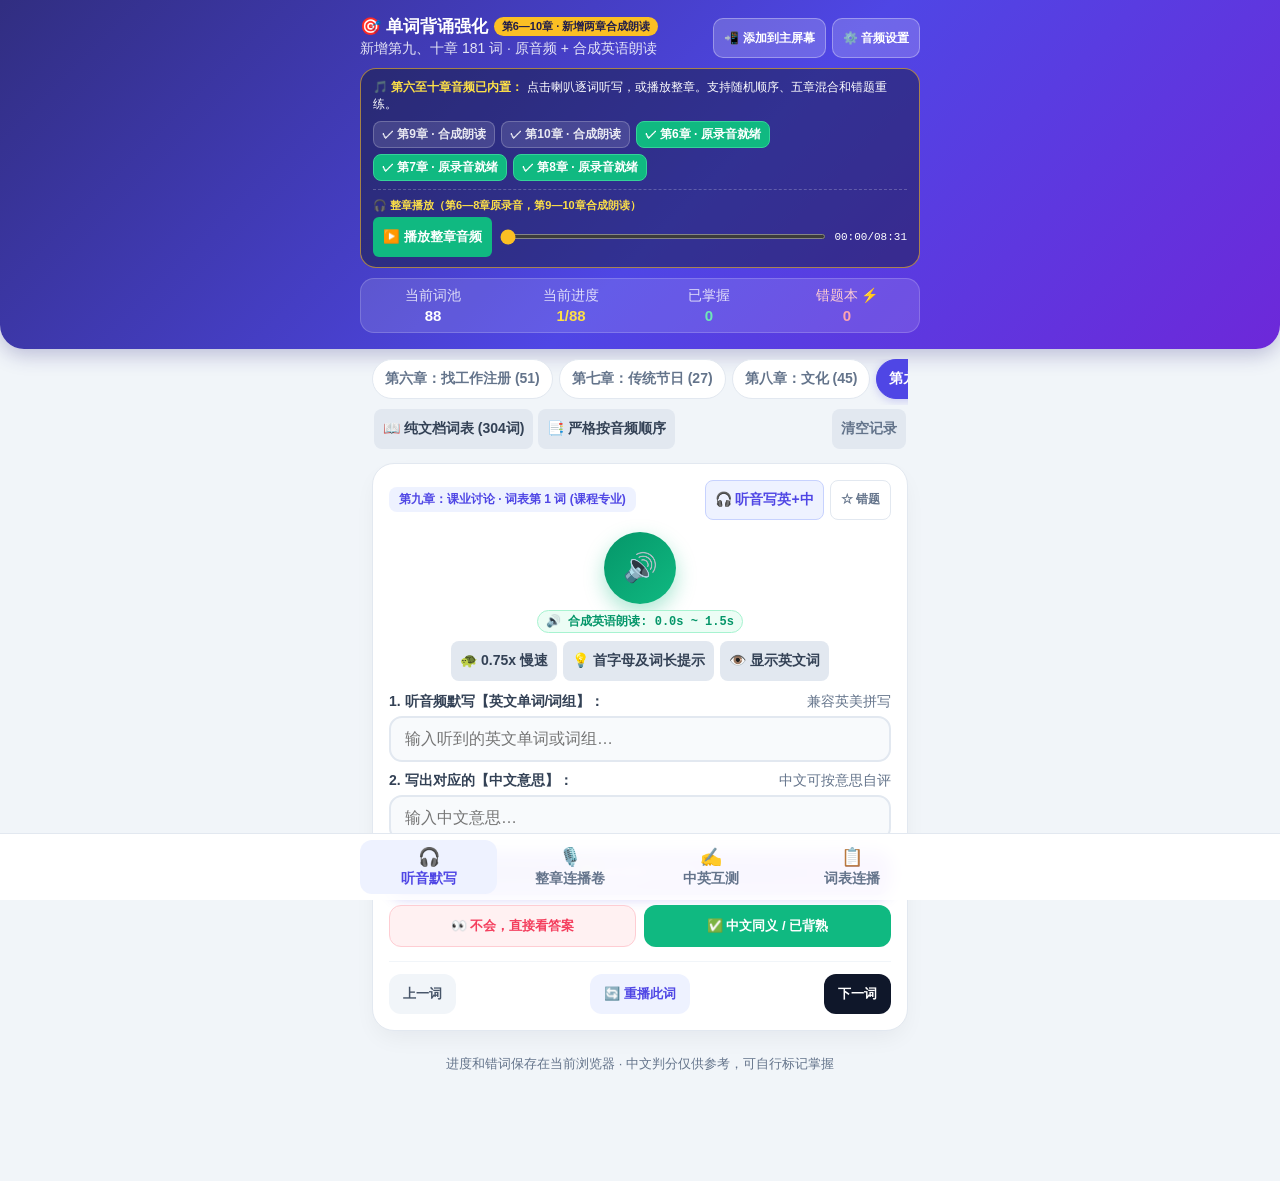
<file: ielts/index.html>
<!DOCTYPE html>
<html lang="zh-CN">
<head>
  <meta charset="UTF-8">
  <meta name="viewport" content="width=device-width, initial-scale=1.0, viewport-fit=cover">
  <title>单词背诵强化 - 第6—10章 (原音频随身练习)</title>
  <style>
    :root {
      --primary: #4f46e5;
      --primary-dark: #3730a3;
      --primary-light: #eef2ff;
      --success: #10b981;
      --success-light: #ecfdf5;
      --danger: #f43f5e;
      --danger-light: #fff1f2;
      --warning: #f59e0b;
      --warning-light: #fffbeb;
      --bg: #f1f5f9;
      --card: #ffffff;
      --text-main: #0f172a;
      --text-muted: #64748b;
      --border: #e2e8f0;
    }

    * {
      box-sizing: border-box;
      margin: 0;
      padding: 0;
      -webkit-tap-highlight-color: transparent;
    }

    body {
      font-family: -apple-system, BlinkMacSystemFont, "PingFang SC", "Helvetica Neue", "Microsoft YaHei", sans-serif;
      background-color: var(--bg);
      color: var(--text-main);
      min-height: 100vh;
      display: flex;
      flex-direction: column;
      padding-bottom: 90px;
      user-select: none;
    }

    input, textarea {
      user-select: text;
      font-family: inherit;
    }

    button {
      cursor: pointer;
      border: none;
      background: none;
      font-family: inherit;
      transition: transform 0.1s ease, background-color 0.15s ease, opacity 0.15s ease;
    }

    button:active {
      transform: scale(0.96);
    }

    .container {
      max-width: 560px;
      width: 100%;
      margin: 0 auto;
    }

    /* 顶部渐变导航栏 */
    .app-header {
      background: linear-gradient(135deg, #312e81 0%, #4f46e5 55%, #6d28d9 100%);
      color: #fff;
      padding: 14px 14px 16px;
      border-bottom-left-radius: 24px;
      border-bottom-right-radius: 24px;
      box-shadow: 0 6px 20px rgba(49, 46, 129, 0.28);
    }

    .header-top {
      display: flex;
      justify-content: space-between;
      align-items: center;
      margin-bottom: 10px;
      gap: 8px;
    }

    .app-title {
      font-size: 17px;
      font-weight: 800;
      display: flex;
      align-items: center;
      gap: 6px;
      flex-wrap: wrap;
    }

    .badge-tag {
      background-color: #fbbf24;
      color: #1e1b4b;
      font-size: 11px;
      font-weight: 800;
      padding: 2px 8px;
      border-radius: 99px;
    }

    .app-subtitle {
      font-size: 11px;
      color: rgba(255, 255, 255, 0.86);
      margin-top: 2px;
    }

    .header-actions {
      display: flex;
      gap: 6px;
      flex-shrink: 0;
    }

    .btn-glass {
      background: rgba(255, 255, 255, 0.18);
      color: #fff;
      border: 1px solid rgba(255, 255, 255, 0.32);
      padding: 6px 10px;
      border-radius: 10px;
      font-size: 12px;
      font-weight: 700;
      display: flex;
      align-items: center;
      gap: 4px;
    }

    /* 顶部原版 WAV 一键挂载与整轨播放器面板 */
    .wav-console-card {
      background: rgba(15, 23, 42, 0.44);
      border: 1px solid rgba(251, 191, 36, 0.58);
      border-radius: 16px;
      padding: 10px 12px;
      margin-bottom: 10px;
    }

    .wav-console-top {
      display: flex;
      justify-content: space-between;
      align-items: center;
      gap: 8px;
      flex-wrap: wrap;
    }

    .wav-upload-trigger {
      background: linear-gradient(90deg, #fbbf24, #f59e0b);
      color: #1e1b4b;
      font-weight: 800;
      font-size: 12px;
      padding: 7px 12px;
      border-radius: 10px;
      display: inline-flex;
      align-items: center;
      gap: 5px;
      cursor: pointer;
      box-shadow: 0 3px 10px rgba(245, 158, 11, 0.35);
    }

    .wav-status-pills {
      display: flex;
      gap: 6px;
      margin-top: 8px;
      flex-wrap: wrap;
    }

    .wav-pill {
      font-size: 11px;
      padding: 4px 8px;
      border-radius: 8px;
      background: rgba(255, 255, 255, 0.12);
      color: rgba(255, 255, 255, 0.88);
      border: 1px solid rgba(255, 255, 255, 0.22);
      cursor: pointer;
      font-weight: 600;
    }

    .wav-pill.loaded {
      background: #10b981;
      color: #fff;
      border-color: #34d399;
      font-weight: 800;
    }

    /* 原版 WAV 整轨进度条播放器 */
    .native-wav-deck {
      margin-top: 8px;
      padding-top: 8px;
      border-top: 1px dashed rgba(255, 255, 255, 0.22);
      display: none;
    }

    .native-wav-deck.show {
      display: block;
    }

    .deck-controls {
      display: flex;
      align-items: center;
      gap: 8px;
      font-size: 11px;
    }

    .deck-range {
      flex: 1;
      accent-color: #fbbf24;
      height: 5px;
      cursor: pointer;
    }

    .stats-grid {
      display: grid;
      grid-template-columns: repeat(4, 1fr);
      gap: 6px;
      background: rgba(255, 255, 255, 0.12);
      border: 1px solid rgba(255, 255, 255, 0.18);
      padding: 8px 6px;
      border-radius: 14px;
      text-align: center;
    }

    .stat-label {
      font-size: 11px;
      color: rgba(255, 255, 255, 0.8);
    }

    .stat-val {
      font-size: 15px;
      font-weight: 800;
      margin-top: 2px;
    }

    /* 章节与子工具栏 */
    .toolbar-section {
      padding: 10px 12px 4px;
    }

    .chapter-tabs {
      display: flex;
      gap: 6px;
      overflow-x: auto;
      padding-bottom: 6px;
      scrollbar-width: none;
    }

    .chapter-tabs::-webkit-scrollbar {
      display: none;
    }

    .ch-tab {
      flex-shrink: 0;
      padding: 7px 12px;
      border-radius: 99px;
      font-size: 12px;
      font-weight: 700;
      background: #fff;
      color: var(--text-muted);
      border: 1px solid var(--border);
    }

    .ch-tab.active {
      background: var(--primary);
      color: #fff;
      border-color: var(--primary);
      box-shadow: 0 2px 8px rgba(79, 70, 229, 0.25);
    }

    .ch-tab.mistake-tab {
      background: var(--danger-light);
      color: var(--danger);
      border-color: #fecdd3;
    }

    .ch-tab.mistake-tab.active {
      background: var(--danger);
      color: #fff;
      border-color: var(--danger);
    }

    .sub-toolbar {
      display: flex;
      justify-content: space-between;
      align-items: center;
      font-size: 12px;
      padding: 4px 2px;
      gap: 6px;
      flex-wrap: wrap;
    }

    .tool-group {
      display: flex;
      gap: 5px;
      align-items: center;
      flex-wrap: wrap;
    }

    .pill-btn {
      background: #e2e8f0;
      color: #334155;
      padding: 5px 9px;
      border-radius: 8px;
      font-size: 11px;
      font-weight: 700;
    }

    .pill-btn.active-mode {
      background: var(--primary-light);
      color: var(--primary);
      border: 1px solid #c7d2fe;
    }

    /* 主内容区 */
    .main-area {
      padding: 6px 12px;
      flex: 1;
      display: flex;
      flex-direction: column;
    }

    .mode-view {
      display: none;
      flex: 1;
      flex-direction: column;
    }

    .mode-view.active {
      display: flex;
    }

    .study-card {
      background: var(--card);
      border-radius: 22px;
      padding: 16px;
      box-shadow: 0 10px 25px -5px rgba(15, 23, 42, 0.06);
      border: 1px solid #e2e8f0;
      flex: 1;
      display: flex;
      flex-direction: column;
      justify-content: space-between;
    }

    .card-top-bar {
      display: flex;
      justify-content: space-between;
      align-items: center;
      gap: 6px;
      flex-wrap: wrap;
    }

    .cat-badge {
      font-size: 12px;
      font-weight: 700;
      padding: 4px 10px;
      border-radius: 8px;
      background: var(--primary-light);
      color: var(--primary);
    }

    .star-btn {
      font-size: 12px;
      font-weight: 700;
      padding: 5px 10px;
      border-radius: 8px;
      border: 1px solid var(--border);
      color: var(--text-muted);
    }

    .star-btn.starred {
      background: var(--danger-light);
      color: var(--danger);
      border-color: #fecdd3;
    }

    /* 听音与单词展示 */
    .audio-hero-wrap {
      display: flex;
      flex-direction: column;
      align-items: center;
      margin: 12px 0;
      text-align: center;
    }

    .big-speaker-btn {
      width: 72px;
      height: 72px;
      border-radius: 50%;
      background: linear-gradient(135deg, #4f46e5, #7c3aed);
      color: #fff;
      font-size: 28px;
      display: flex;
      align-items: center;
      justify-content: center;
      box-shadow: 0 8px 20px rgba(79, 70, 229, 0.32);
    }

    .big-speaker-btn.wav-ready {
      background: linear-gradient(135deg, #059669, #10b981);
      box-shadow: 0 8px 20px rgba(16, 185, 129, 0.35);
    }

    .time-stamp-tag {
      font-size: 11px;
      color: #059669;
      background: #ecfdf5;
      border: 1px solid #a7f3d0;
      padding: 2px 8px;
      border-radius: 99px;
      margin-top: 6px;
      font-family: monospace;
      font-weight: 700;
    }

    .word-display-box {
      margin-top: 10px;
      padding: 12px 14px;
      border-radius: 14px;
      background: #f8fafc;
      border: 1px dashed #cbd5e1;
      width: 100%;
    }

    .word-title {
      font-size: 26px;
      font-weight: 800;
      color: var(--text-main);
      word-break: break-word;
    }

    .word-phonetic {
      font-size: 13px;
      color: var(--text-muted);
      font-family: monospace;
      margin-top: 4px;
    }

    /* 输入表单 */
    .field-label {
      display: flex;
      justify-content: space-between;
      font-size: 12px;
      font-weight: 700;
      color: #334155;
      margin-bottom: 5px;
    }

    .text-input {
      width: 100%;
      padding: 12px 14px;
      border-radius: 13px;
      border: 2px solid var(--border);
      font-size: 15px;
      background: #f8fafc;
      outline: none;
      transition: border-color 0.15s, background-color 0.15s;
    }

    .text-input:focus {
      border-color: var(--primary);
      background: #fff;
    }

    .btn-primary-full {
      width: 100%;
      padding: 13px;
      border-radius: 14px;
      background: linear-gradient(90deg, #4f46e5, #7c3aed);
      color: #fff;
      font-weight: 800;
      font-size: 14px;
      margin-top: 10px;
      box-shadow: 0 4px 12px rgba(79, 70, 229, 0.25);
    }

    .feedback-box {
      display: none;
      margin-top: 10px;
      padding: 11px 14px;
      border-radius: 14px;
      font-size: 13px;
      line-height: 1.5;
    }

    .feedback-box.show {
      display: block;
    }

    .feedback-box.ok {
      background: var(--success-light);
      color: #065f46;
      border: 1px solid #a7f3d0;
    }

    .feedback-box.err {
      background: var(--danger-light);
      color: #9f3049;
      border: 1px solid #fecdd3;
    }

    .feedback-box.info {
      background: var(--primary-light);
      color: #1e1b4b;
      border: 1px solid #c7d2fe;
    }

    .two-col-grid {
      display: grid;
      grid-template-columns: 1fr 1fr;
      gap: 8px;
      margin-top: 10px;
    }

    .btn-fail {
      padding: 11px;
      border-radius: 12px;
      background: var(--danger-light);
      color: var(--danger);
      border: 1px solid #fecdd3;
      font-weight: 700;
      font-size: 13px;
    }

    .btn-pass {
      padding: 11px;
      border-radius: 12px;
      background: var(--success);
      color: #fff;
      font-weight: 700;
      font-size: 13px;
    }

    .card-nav-footer {
      display: flex;
      justify-content: space-between;
      align-items: center;
      margin-top: 14px;
      padding-top: 12px;
      border-top: 1px solid #f1f5f9;
      gap: 8px;
    }

    .nav-step-btn {
      padding: 9px 14px;
      border-radius: 12px;
      font-size: 13px;
      font-weight: 700;
      background: #f1f5f9;
      color: #475569;
    }

    .nav-step-btn.primary {
      background: #0f172a;
      color: #fff;
    }

    /* 模式2：原音频整章连播听写考卷 */
    .exam-player-sticky {
      background: #1e1b4b;
      color: #fff;
      border-radius: 18px;
      padding: 12px 14px;
      margin-bottom: 12px;
      position: sticky;
      top: 8px;
      z-index: 25;
      box-shadow: 0 8px 20px rgba(30, 27, 75, 0.25);
    }

    .exam-sheet-list {
      display: flex;
      flex-direction: column;
      gap: 10px;
    }

    .exam-row {
      background: #fff;
      border-radius: 16px;
      padding: 12px;
      border: 2px solid transparent;
      box-shadow: 0 2px 6px rgba(15, 23, 42, 0.04);
      transition: border-color 0.15s;
    }

    .exam-row.active-playing {
      border-color: var(--primary);
      background: #f5f3ff;
    }

    .exam-row.row-correct {
      border-color: var(--success);
      background: #f0fdf4;
    }

    .exam-row.row-wrong {
      border-color: var(--danger);
      background: #fff1f2;
    }

    .exam-inputs-grid {
      display: grid;
      grid-template-columns: 1fr 1fr;
      gap: 8px;
      margin-top: 8px;
    }

    .mini-input {
      width: 100%;
      padding: 9px 10px;
      border-radius: 10px;
      border: 1px solid #cbd5e1;
      font-size: 13px;
      background: #f8fafc;
      outline: none;
    }

    .mini-input:focus {
      border-color: var(--primary);
      background: #fff;
    }

    /* 模式3：闪卡 / 看英刷词义 */
    .flashcard-box {
      margin: 12px 0;
      flex: 1;
      min-height: 210px;
      background: linear-gradient(180deg, #f8fafc 0%, #eef2ff 100%);
      border: 1px solid #c7d2fe;
      border-radius: 20px;
      padding: 22px 16px;
      display: flex;
      flex-direction: column;
      align-items: center;
      justify-content: center;
      text-align: center;
      cursor: pointer;
    }

    .fc-answer-area {
      display: none;
      margin-top: 16px;
      padding-top: 14px;
      border-top: 1px dashed #94a3b8;
      width: 100%;
    }

    .fc-answer-area.show {
      display: block;
    }

    /* 模式4：词表 */
    .word-row {
      background: #fff;
      border-radius: 14px;
      padding: 11px 14px;
      border: 1px solid #e2e8f0;
      display: flex;
      justify-content: space-between;
      align-items: center;
      gap: 10px;
      margin-bottom: 8px;
      cursor: pointer;
    }

    .word-row.playing-row {
      border: 2px solid var(--primary);
      background: var(--primary-light);
    }

    .masked-text {
      background: #cbd5e1;
      color: transparent !important;
      border-radius: 6px;
      padding: 0 6px;
      user-select: none;
    }

    /* 底部固定导航 */
    .bottom-nav {
      position: fixed;
      bottom: 0;
      left: 0;
      right: 0;
      background: rgba(255, 255, 255, 0.96);
      backdrop-filter: blur(8px);
      border-top: 1px solid var(--border);
      padding: 6px 8px calc(6px + env(safe-area-inset-bottom));
      z-index: 40;
    }

    .bottom-nav-grid {
      max-width: 560px;
      margin: 0 auto;
      display: grid;
      grid-template-columns: repeat(4, 1fr);
      gap: 4px;
    }

    .nav-tab-btn {
      display: flex;
      flex-direction: column;
      align-items: center;
      padding: 6px 4px;
      border-radius: 12px;
      color: var(--text-muted);
      font-size: 11px;
      font-weight: 700;
    }

    .nav-tab-btn.active {
      color: var(--primary);
      background: var(--primary-light);
      font-weight: 800;
    }

    .nav-icon {
      font-size: 18px;
      margin-bottom: 2px;
    }

    /* 弹窗与 Toast */
    .modal-backdrop {
      position: fixed;
      inset: 0;
      background: rgba(15, 23, 42, 0.65);
      z-index: 60;
      display: none;
      align-items: center;
      justify-content: center;
      padding: 16px;
    }

    .modal-backdrop.show {
      display: flex;
    }

    .modal-box {
      background: #fff;
      border-radius: 22px;
      max-width: 460px;
      width: 100%;
      padding: 20px;
      box-shadow: 0 20px 40px rgba(0, 0, 0, 0.25);
      max-height: 90vh;
      overflow-y: auto;
    }

    .file-slot-card {
      border: 1px dashed #94a3b8;
      background: #f8fafc;
      border-radius: 12px;
      padding: 10px 12px;
      margin-bottom: 10px;
      display: flex;
      justify-content: space-between;
      align-items: center;
      gap: 8px;
    }

    .toast {
      position: fixed;
      top: 76px;
      left: 50%;
      transform: translateX(-50%);
      background: rgba(15, 23, 42, 0.94);
      color: #fff;
      font-size: 12px;
      font-weight: 700;
      padding: 9px 18px;
      border-radius: 99px;
      z-index: 80;
      display: none;
      box-shadow: 0 6px 16px rgba(0, 0, 0, 0.25);
      max-width: 92vw;
      text-align: center;
    }

    .toast.show {
      display: block;
    }
  
    .header-top{flex-wrap:wrap}.header-actions{margin-top:4px}
    button{min-height:40px} .text-input,.mini-input{font-size:16px!important}
    .app-subtitle,.stat-label,.pill-btn,.ch-tab,.nav-tab-btn,.field-label{font-size:14px}
    .time-stamp-tag,.wav-pill{font-size:12px}.word-row{flex-wrap:wrap;overflow-wrap:anywhere}
    .word-row>div:last-child{flex-shrink:1!important}.local-note{padding:18px 16px;color:#64748b;font-size:13px;text-align:center}
    #btnOffsetMinus,#btnOffsetPlus,#offsetValText,#btnAccentToggle{display:none}
    .masked-text{cursor:pointer}.deck-range{min-width:35px;width:100%}
    .empty-notice{background:white;border-radius:16px;padding:35px 15px;text-align:center;color:#64748b;margin:8px 0}
    button:focus-visible{outline:3px solid #f59e0b;outline-offset:3px}
    @media(max-width:380px){.deck-controls{flex-wrap:wrap}.app-title{font-size:16px}.exam-inputs-grid{grid-template-columns:1fr}.header-actions{width:100%}}
  </style>
</head>
<body>

  <!-- 原生 HTML5 Audio 播放器（用于挂载第 6/7/8 章原版 .wav 整轨播放与毫秒级切片播放，外加双备份在线词典流） -->
  <audio id="wavPlayer_ch6" preload="auto" playsinline></audio>
  <audio id="wavPlayer_ch7" preload="auto" playsinline></audio>
  <audio id="wavPlayer_ch8" preload="auto" playsinline></audio>
  <audio id="wavPlayer_ch9" preload="metadata" playsinline></audio><audio id="wavPlayer_ch10" preload="metadata" playsinline></audio>
  <audio id="fallbackAudioPlayer" preload="none" playsinline></audio>

  <!-- 顶部栏 -->
  <header class="app-header">
    <div class="container">
      <div class="header-top">
        <div>
          <div class="app-title">
            <span>🎯 单词背诵强化</span>
            <span class="badge-tag">第6—10章 · 新增两章合成朗读</span>
          </div>
          <div class="app-subtitle">新增第九、十章 181 词 · 原音频 + 合成英语朗读</div>
        </div>
        <div class="header-actions">
          <button type="button" class="btn-glass" id="btnDownloadHtml">📲 添加到主屏幕</button>
          <button type="button" class="btn-glass" id="btnOpenWavModal">⚙️ 音频设置</button>
        </div>
      </div>

      <!-- 醒目的原版 WAV 一键载入与多引擎发音切换栏 -->
      <div class="wav-console-card">
        <div class="wav-console-top">
          <div style="font-size:12px;line-height:1.4;">
            <strong style="color:#fde047;">🎵 第六至十章音频已内置：</strong> 点击喇叭逐词听写，或播放整章。支持随机顺序、五章混合和错题重练。
          </div>
          <label class="wav-upload-trigger">
            📂 可选：替换本机录音
            <input type="file" id="quickMultiWavInput" accept=".wav,audio/*" multiple style="display:none;">
          </label>
        </div>

        <div class="wav-status-pills"><span class="wav-pill" id="chipWavCh9" data-ch="ch9"></span><span class="wav-pill" id="chipWavCh10" data-ch="ch10"></span>
          <span class="wav-pill" id="chipWavCh6" data-ch="ch6">六章找工作(51词): 未挂载.wav (点此选文件)</span>
          <span class="wav-pill" id="chipWavCh7" data-ch="ch7">七章传统节日(27词): 未挂载.wav (点此选文件)</span>
          <span class="wav-pill" id="chipWavCh8" data-ch="ch8">八章文化(46词): 未挂载.wav (点此选文件)</span>
        </div>

        <!-- 当载入原版 WAV 后显示的原生整轨随身进度条播放器 -->
        <div class="native-wav-deck" id="nativeWavDeck">
          <div style="display:flex;justify-content:space-between;align-items:center;margin-bottom:4px;font-size:11px;color:#fde047;font-weight:700;">
            <span id="deckNowPlayingTitle">🎧 原版 .wav 整轨播放器 (已智能切分对轨)</span>
            <div style="display:flex;gap:6px;">
              <button type="button" id="btnOffsetMinus" style="color:#fff;background:rgba(255,255,255,0.18);padding:1px 6px;border-radius:4px;">切片-0.3s</button>
              <span id="offsetValText" style="color:#a7f3d0;font-family:monospace;">偏移:0.0s</span>
              <button type="button" id="btnOffsetPlus" style="color:#fff;background:rgba(255,255,255,0.18);padding:1px 6px;border-radius:4px;">切片+0.3s</button>
            </div>
          </div>
          <div class="deck-controls">
            <button type="button" id="btnDeckPlayFull" style="background:#10b981;color:#fff;padding:4px 10px;border-radius:6px;font-weight:800;">▶️ 播放整章音频</button>
            <input type="range" id="deckScrubber" class="deck-range" min="0" max="100" step="0.1" value="0">
            <span id="deckTimeText" style="font-family:monospace;">00:00/02:30</span>
          </div>
        </div>
      </div>

      <div class="stats-grid">
        <div>
          <div class="stat-label">当前词池</div>
          <div class="stat-val" id="statTotal">51</div>
        </div>
        <div>
          <div class="stat-label">当前进度</div>
          <div class="stat-val" id="statProgress" style="color:#fde047;">1/51</div>
        </div>
        <div>
          <div class="stat-label">已掌握</div>
          <div class="stat-val" id="statMastered" style="color:#6ee7b7;">0</div>
        </div>
        <div id="statMistakeBox" style="cursor:pointer;">
          <div class="stat-label" style="color:#fecdd3;">错题本 ⚡</div>
          <div class="stat-val" id="statMistakes" style="color:#fda4af;">0</div>
        </div>
      </div>
    </div>
  </header>

  <!-- 章节切换与音频对齐过滤 -->
  <section class="toolbar-section container">
    <div class="chapter-tabs" id="chapterTabs">
      <button type="button" class="ch-tab" data-ch="ch6">第六章：找工作注册 (51)</button>
      <button type="button" class="ch-tab" data-ch="ch7">第七章：传统节日 (27)</button>
      <button type="button" class="ch-tab" data-ch="ch8">第八章：文化 (<span id="ch8CountText">46</span>)</button>
      <button type="button" class="ch-tab active" data-ch="ch9">第九章：课业讨论 (88)</button><button type="button" class="ch-tab" data-ch="ch10">第十章：图书馆 (93)</button>
      <button type="button" class="ch-tab" data-ch="all">五章合集 (<span id="allCountText">305</span>)</button>
      <button type="button" class="ch-tab mistake-tab" data-ch="mistakes">📓 错题本 (<span id="tabMistakeCount">0</span>)</button>
    </div>

    <div class="sub-toolbar">
      <div class="tool-group">
        <button type="button" class="pill-btn active-mode" id="btnScopeToggle" title="原版音频8末尾第46个词多录了一个 team leader">📖 纯文档词表 (304词)</button>
        <button type="button" class="pill-btn" id="btnOrderToggle">📑 严格按音频顺序</button>
        <button type="button" class="pill-btn active-mode" id="btnAccentToggle">🎧 原录音优先</button>
      </div>
      <div class="tool-group">
        <button type="button" class="pill-btn" id="btnResetRecord" style="color:#64748b;">清空记录</button>
      </div>
    </div>
  </section>

  <!-- 主内容区 -->
  <main class="main-area container">

    <!-- 模式 1：单题听音默写 / 看英写中 (可自由切换) -->
    <div id="view-practice" class="mode-view active">
      <div class="study-card">
        <div class="card-top-bar">
          <span class="cat-badge" id="pracCategory">第六章 · 音频第 1 词</span>
          <div style="display:flex;gap:6px;">
            <button type="button" class="pill-btn active-mode" id="btnSubModeToggle">🎧 听音写英+中</button>
            <button type="button" class="star-btn" id="pracStarBtn">☆ 错题</button>
          </div>
        </div>

        <!-- 发音与题干区 -->
        <div class="audio-hero-wrap">
          <button type="button" class="big-speaker-btn" id="btnPracPlay" title="点击播放该词发音">🔊</button>
          <div class="time-stamp-tag" id="pracTimeTag">原音频时间轴: 00:00.0 - 00:02.9</div>

          <div style="display:flex;gap:6px;margin-top:8px;flex-wrap:wrap;justify-content:center;">
            <button type="button" class="pill-btn" id="btnPracSlow">🐢 0.75x 慢速</button>
            <button type="button" class="pill-btn" id="btnPracHint">💡 首字母及词长提示</button>
            <button type="button" class="pill-btn" id="btnToggleShowEn">👁️ 显示英文词</button>
          </div>
          <div id="pracHintBox" style="display:none;margin-top:6px;font-size:12px;font-family:monospace;color:var(--primary);background:var(--primary-light);padding:4px 10px;border-radius:8px;"></div>

          <!-- 当处于“看英写中”或点开“显示英文”时展示 -->
          <div class="word-display-box" id="pracEnDisplayBox" style="display:none;">
            <div class="word-title" id="pracWordText">register</div>
            <div class="word-phonetic" id="pracPhoneticText">['redʒistə]</div>
          </div>
        </div>

        <!-- 答题输入区 -->
        <div>
          <div id="pracEnInputWrap" style="margin-bottom:10px;">
            <label class="field-label">
              <span>1. 听音频默写【英文单词/词组】：</span>
              <span style="color:#64748b;font-weight:400;">兼容英美拼写</span>
            </label>
            <input type="text" id="pracEnInput" class="text-input" placeholder="输入听到的英文单词或词组…" autocomplete="off" autocapitalize="off" spellcheck="false">
          </div>

          <div>
            <label class="field-label">
              <span id="pracZhLabel">2. 写出对应的【中文意思】：</span>
              <span style="color:#64748b;font-weight:400;">中文可按意思自评</span>
            </label>
            <input type="text" id="pracZhInput" class="text-input" placeholder="输入中文意思…" autocomplete="off">
          </div>

          <button type="button" class="btn-primary-full" id="btnPracSubmit">✅ 提交核对 (Enter)</button>

          <div id="pracFeedback" class="feedback-box">
            <div id="pracFbTitle" style="font-weight:800;font-size:14px;margin-bottom:4px;"></div>
            <div>标准英文：<strong id="pracStdEn" style="font-family:monospace;font-size:15px;"></strong> <span id="pracStdPh" style="color:#64748b;"></span></div>
            <div>标准中文：<strong id="pracStdZh" style="font-size:15px;"></strong></div>
          </div>

          <div class="two-col-grid">
            <button type="button" class="btn-fail" id="btnPracLookAns">👀 不会，直接看答案</button>
            <button type="button" class="btn-pass" id="btnPracQuickPass">✅ 中文同义 / 已背熟</button>
          </div>
        </div>

        <div class="card-nav-footer">
          <button type="button" class="nav-step-btn" id="btnPracPrev">上一词</button>
          <button type="button" class="nav-step-btn" id="btnPracReplay" style="background:var(--primary-light);color:var(--primary);">🔄 重播此词</button>
          <button type="button" class="nav-step-btn primary" id="btnPracNext">下一词</button>
        </div>
      </div>
    </div>

    <!-- 模式 2：原音频整章连播听写考卷 -->
    <div id="view-examsheet" class="mode-view">
      <div class="exam-player-sticky">
        <div style="display:flex;justify-content:space-between;align-items:center;margin-bottom:8px;gap:8px;">
          <div>
            <div style="font-size:14px;font-weight:800;" id="sheetTitle">🎧 第六章：找工作，注册 (51词听写卷)</div>
            <div style="font-size:11px;color:#cbd5e1;" id="sheetSubStatus">严格按您上传的 .wav 录音顺序排列，可边放录音边默写</div>
          </div>
          <button type="button" class="btn-glass" id="btnGradeAllSheet" style="background:#10b981;border-color:#34d399;color:#fff;flex-shrink:0;">📝 一键交卷批改</button>
        </div>

        <div style="display:flex;align-items:center;gap:8px;flex-wrap:wrap;">
          <button type="button" id="btnSheetPlayPause" style="background:#fbbf24;color:#1e1b4b;font-weight:800;font-size:12px;padding:7px 14px;border-radius:10px;">▶️ 开始连播听写</button>
          <button type="button" id="btnSheetInterval" class="btn-glass" style="font-size:11px;">⏱️ 间隔: 4.0秒</button>
          <button type="button" id="btnSheetModeSwitch" class="btn-glass" style="font-size:11px;">✍️ 考法: 写英+中</button>
          <span id="sheetScoreBadge" style="margin-left:auto;font-size:12px;font-weight:800;color:#fde047;"></span>
        </div>
      </div>

      <div class="exam-sheet-list" id="examSheetContainer"></div>
    </div>

    <!-- 模式 3：看英写中 / 极速闪卡 -->
    <div id="view-flashcard" class="mode-view">
      <div class="study-card">
        <div class="card-top-bar">
          <span class="cat-badge" id="fcCategory">第六章 · 第 1 词</span>
          <button id="btnFcDirection" class="pill-btn active-mode" type="button">切换：看汉语写英文</button>
        </div>

        <div class="flashcard-box" id="fcCardBox">
          <div class="word-title" id="fcWord">register</div>
          <div class="word-phonetic" id="fcPhonetic">['redʒistə]</div>
          <button type="button" class="pill-btn active-mode" id="btnFcSpeak" style="margin-top:12px;padding:6px 14px;">🔊 播放发音</button>

          <div class="fc-answer-area" id="fcBackArea">
            <div style="font-size:11px;color:#64748b;">标准中文意思</div>
            <div style="font-size:24px;font-weight:800;color:var(--primary);margin-top:4px;" id="fcMeaning">注册</div>
          </div>

          <div id="fcFlipHint" style="margin-top:16px;font-size:12px;color:var(--primary);font-weight:700;">👆 点击卡片直接显示中文答案</div>
        </div>

        <!-- 看英写中输入框 -->
        <div style="margin-bottom:6px;">
          <div style="display:flex;gap:8px;">
            <input type="text" id="fcZhInput" class="text-input" style="padding:10px 12px;font-size:14px;" placeholder="可在此输入中文意思按回车核对..." autocomplete="off">
            <button type="button" id="btnFcCheckZh" class="nav-step-btn primary" style="background:var(--primary);flex-shrink:0;">核对中文</button>
          </div>
          <div id="fcCheckMsg" style="display:none;margin-top:6px;font-size:13px;font-weight:700;padding:6px 10px;border-radius:8px;"></div>
        </div>

        <div class="two-col-grid">
          <button type="button" class="btn-fail" id="btnFcFail" style="padding:12px;">❌ 没记住 (进错题)</button>
          <button type="button" class="btn-pass" id="btnFcPass" style="padding:12px;">✅ 记住了 (下一个)</button>
        </div>

        <div class="card-nav-footer">
          <button type="button" class="nav-step-btn" id="btnFcPrev">上一词</button>
          <button type="button" class="nav-step-btn primary" id="btnFcNext">下一词</button>
        </div>
      </div>
    </div>

    <!-- 模式 4：词表连播与遮挡自测 -->
    <div id="view-list" class="mode-view">
      <div style="background:#fff;border-radius:16px;padding:12px;border:1px solid var(--border);margin-bottom:10px;position:sticky;top:8px;z-index:20;">
        <div style="display:flex;gap:8px;margin-bottom:8px;">
          <input type="text" id="listSearchInput" class="text-input" style="padding:8px 12px;font-size:13px;" placeholder="🔍 搜索第6—10章英文或中文意思...">
          <button type="button" class="pill-btn" id="btnListAutoPlay" style="background:#fffbeb;color:#b45309;border:1px solid #fde68a;flex-shrink:0;">▶️ 自动连播磨耳朵</button>
        </div>
        <div style="display:flex;justify-content:space-between;align-items:center;font-size:12px;">
          <span style="color:var(--text-muted);font-weight:700;">👁️ 遮挡自测：</span>
          <div style="display:flex;gap:6px;" id="maskBtnGroup">
            <button type="button" class="pill-btn active-mode" data-mask="none">全显</button>
            <button type="button" class="pill-btn" data-mask="zh">🙈 遮住中文</button>
            <button type="button" class="pill-btn" data-mask="en">🙈 遮住英文</button>
          </div>
        </div>
      </div>

      <div id="wordListContainer"></div>
    </div>

  </main>

  <!-- 挂载原版 WAV 音频文件弹窗 -->
  <div id="wavModal" class="modal-backdrop">
    <div class="modal-box">
      <div style="display:flex;justify-content:space-between;align-items:center;margin-bottom:10px;">
        <h3 style="font-size:16px;font-weight:800;">🎵 挂载第 6/7/8 章原版 .wav 音频</h3>
        <button type="button" id="btnCloseWavModal" style="font-size:18px;color:#64748b;">✕</button>
      </div>
      <p style="font-size:12px;color:#475569;line-height:1.5;margin-bottom:12px;">
        <strong>已内置毫秒级对轨与多词短语合并算法：</strong>本应用已为您上传的 3 个 <code>.wav</code> 文件（第六章 51 词、第七章 27 词、第八章 46 词）内置了精确时间轴。即使不挂载本地文件，系统也会使用高保真美音/英音自动朗读；挂载后则 <strong>100% 播放原版录音切片</strong>：
      </p>

      <div style="margin-bottom:12px;">
        <label style="display:block;background:var(--primary-light);color:var(--primary);border:2px dashed #818cf8;border-radius:14px;padding:12px;text-align:center;font-weight:800;font-size:13px;cursor:pointer;">
          📂 一键同时选入 3 个 .wav 文件 (自动识别第6—10章)
          <input type="file" id="multiWavInput" accept=".wav,audio/*" multiple style="display:none;">
        </label>
      </div>

      <div class="file-slot-card">
        <div>
          <div style="font-size:13px;font-weight:800;">1. 第六章：找工作，注册.wav</div>
          <div style="font-size:11px;color:#64748b;" id="slotStatusCh6">51词 (register ~ team leader) · 待选入原文件</div>
        </div>
        <label class="pill-btn active-mode" style="cursor:pointer;flex-shrink:0;">
          选择.wav
          <input type="file" accept=".wav,audio/*" id="fileInput_ch6" data-slot="ch6" class="single-wav-input" style="display:none;">
        </label>
      </div>

      <div class="file-slot-card">
        <div>
          <div style="font-size:13px;font-weight:800;">2. 第七章：传统节日.wav</div>
          <div style="font-size:11px;color:#64748b;" id="slotStatusCh7">27词 (tradition ~ wheelchair user) · 待选入原文件</div>
        </div>
        <label class="pill-btn active-mode" style="cursor:pointer;flex-shrink:0;">
          选择.wav
          <input type="file" accept=".wav,audio/*" id="fileInput_ch7" data-slot="ch7" class="single-wav-input" style="display:none;">
        </label>
      </div>

      <div class="file-slot-card">
        <div>
          <div style="font-size:13px;font-weight:800;">3. 第八章：文化.wav</div>
          <div style="font-size:11px;color:#64748b;" id="slotStatusCh8">46词 (jazz ~ disadvantage + team leader) · 待选入原文件</div>
        </div>
        <label class="pill-btn active-mode" style="cursor:pointer;flex-shrink:0;">
          选择.wav
          <input type="file" accept=".wav,audio/*" id="fileInput_ch8" data-slot="ch8" class="single-wav-input" style="display:none;">
        </label>
      </div>

      <div style="text-align:right;margin-top:14px;">
        <button type="button" class="nav-step-btn primary" id="btnDoneWavModal" style="background:var(--primary);">完成返回</button>
      </div>
    </div>
  </div>

  <p class="container local-note">进度和错词保存在当前浏览器 · 中文判分仅供参考，可自行标记掌握</p><div id="toastBox" class="toast"></div>

  <!-- 底部固定导航栏 -->
  <nav class="bottom-nav">
    <div class="bottom-nav-grid" id="bottomNav">
      <button type="button" class="nav-tab-btn active" data-mode="practice">
        <span class="nav-icon">🎧</span>
        <span>听音默写</span>
      </button>
      <button type="button" class="nav-tab-btn" data-mode="examsheet">
        <span class="nav-icon">🎙️</span>
        <span>整章连播卷</span>
      </button>
      <button type="button" class="nav-tab-btn" data-mode="flashcard">
        <span class="nav-icon">✍️</span>
        <span>中英互测</span>
      </button>
      <button type="button" class="nav-tab-btn" data-mode="list">
        <span class="nav-icon">📋</span>
        <span>词表连播</span>
      </button>
    </div>
  </nav>

  <script src="audio-index.js?v=910"></script>
  <script>
    (function() {
      // ================= 完整收录第 6、7、8 章全部 305 个词汇 (严格对齐上传的 3 段原版音频) =================
      // 数组项格式: [原音频发音词(en), 文档拼写词(docEn), 音标(ph), 中文释义(zh), 分类(cat), 是否为音频附加词(isExtra)]
      var RAW_CH6 = [
        // 手续 (8词)
        ["register", "register", "['redʒistə]", "注册", "手续", false],
        ["registration", "registration", "[,redʒi'streiʃən]", "注册", "手续", false],
        ["enrollment", "enrolment", "[in'rəulmənt]", "入学", "手续", false],
        ["apply", "apply", "[ə'plai]", "申请", "手续", false],
        ["application form", "application form", "", "申请表", "手续", false],
        ["annual fee", "annual fee", "", "年费", "手续", false],
        ["membership card", "membership card", "", "会员卡", "手续", false],
        ["full name", "full name", "", "全名", "手续", false],
        // 工作 (7词)
        ["career", "career", "[kə'riə]", "事业", "工作", false],
        ["company", "company", "[kɔmpəni]", "公司", "工作", false],
        ["employee", "employee", "[,emplɔi'i:, em'plɔii:]", "雇员", "工作", false],
        ["manager", "manager", "['mænidʒə]", "经理", "工作", false],
        ["vacancy", "vacancy", "['veikənsi]", "空位", "工作", false],
        ["unemployed", "unemployed", "[,ʌnim'plɔid]", "失业的", "工作", false],
        ["hire", "hire", "[haiə]", "租用", "工作", false],
        // 文件 (4词)
        ["photograph", "photograph", "['fəutəɡrɑ:f, -ɡræf]", "照片", "文件", false],
        ["passport-sized photo", "passport-sized photo", "", "护照照片", "文件", false],
        ["union card", "union card", "", "会员卡", "文件", false],
        ["student card", "student card", "", "学生证", "文件", false],
        // 设施 (7词)
        ["accommodation", "accommodation", "[ə,kɔmə'deiʃən]", "住宿", "设施", false],
        ["facility", "facility", "[fə'siliti]", "设备", "设施", false],
        ["reception", "reception", "[ri'sepʃən]", "接待", "设施", false],
        ["main hall", "main hall", "", "大礼堂", "设施", false],
        ["dance studio", "dance studio", "", "舞蹈房", "设施", false],
        ["squash court", "squash court", "", "壁球场", "设施", false],
        ["fitness room", "fitness room", "", "健身房", "设施", false],
        // 专业课程 (6词)
        ["Economics", "Economics", "[,i:kə'nɔmiks]", "经济学", "专业课程", false],
        ["Politics", "Politics", "['pɔlitiks]", "政治学", "专业课程", false],
        ["Geography", "Geography", "[dʒi'ɔɡrəfi]", "地理", "专业课程", false],
        ["science", "science", "['saiəns]", "理科", "专业课程", false],
        ["Agricultural Science", "Agricultural Science", "", "农业科学", "专业课程", false],
        ["Business Studies", "Business Studies", "", "商业研究", "专业课程", false],
        // 学生类型 (3词)
        ["visiting student", "visiting student", "", "访问学生", "学生类型", false],
        ["exchange student", "exchange student", "", "交换生", "学生类型", false],
        ["postgraduate students", "postgraduate students", "", "研究生", "学生类型", false],
        // 部门 (2词)
        ["International Center", "International Centre", "", "国际中心", "部门", false],
        ["Law Department", "Law Department", "", "法学院", "部门", false],
        // 职业 (3词)
        ["a cleaner at the Child Care Center", "a cleaner at the Child Care Centre", "", "幼儿中心清洁工", "职业", false],
        ["Clerical Assistant in the library", "Clerical Assistant in the library", "", "图书馆文书", "职业", false],
        ["office assistant", "office assistant", "", "办公室助理", "职业", false],
        // 会议 (11词)
        ["workplace", "workplace", "['wə:kpleis]", "车间；研讨会", "会议", false],
        ["lobby", "lobby", "['lɔbi]", "大厅", "会议", false],
        ["attendant", "attendant", "[ə'tendənt]", "随从", "会议", false],
        ["conference center", "conference centre", "", "会议中心", "会议", false],
        ["conference room", "conference room", "", "会议室", "会议", false],
        ["conference pack", "conference pack", "", "会议指南", "会议", false],
        ["ladies and gentlemen", "ladies and gentlemen", "", "女士们先生们", "会议", false],
        ["training program", "training programme", "", "培训项目", "会议", false],
        ["security arrangement", "security arrangement", "", "安全措施", "会议", false],
        ["staff canteen", "staff canteen", "", "员工食堂", "会议", false],
        ["team leader", "team leader", "", "组长", "会议", false]
      ];

      var RAW_CH7 = [
        // 活动事件 (10词)
        ["tradition", "tradition", "[trə'diʃən]", "传统", "活动事件", false],
        ["festival", "festival", "['festəvəl]", "节日", "活动事件", false],
        ["celebration", "celebration", "[,seli'breiʃən]", "庆典", "活动事件", false],
        ["performance", "performance", "[pə'fɔ:məns]", "表演", "活动事件", false],
        ["dance", "dance", "[dɑ:ns, dæns]", "舞蹈", "活动事件", false],
        ["circus", "circus", "['sə:kəs]", "马戏", "活动事件", false],
        ["theatrical event", "theatrical event", "", "剧场演出", "活动事件", false],
        ["magic show", "magic show", "", "魔术表演", "活动事件", false],
        ["aerial display", "aerial display", "", "空中表演", "活动事件", false],
        ["puppet show", "puppet show", "", "木偶剧", "活动事件", false],
        // 场所 (15词)
        ["tent", "tent", "[tent]", "帐篷", "场所", false],
        ["stadium", "stadium", "['steidiəm]", "体育场", "场所", false],
        ["marquee", "marquee", "[mɑ:'ki:]", "大帐篷", "场所", false],
        ["access", "access", "['ækses, 'æksəs, æk'ses]", "入口", "场所", false],
        ["foyer", "foyer", "['fɔiei]", "大厅", "场所", false],
        ["auditorium", "auditorium", "[,ɔ:di'tɔ:riəm]", "观众席", "场所", false],
        ["backstage", "backstage", "['bæksteidʒ]", "后台", "场所", false],
        ["lift", "lift", "[lift]", "电梯", "场所", false],
        ["curtain", "curtain", "['kə:tən]", "幕布", "场所", false],
        ["redevelopment", "redevelopment", "[,ri:di'veləpmənt]", "重建", "场所", false],
        ["improvement", "improvement", "[im'pru:vmənt]", "改进", "场所", false],
        ["reopen", "reopen", "[,ri:'əupən]", "重新开业", "场所", false],
        ["be reoriented", "be reoriented", "", "以……为方向的", "场所", false],
        ["lighting system", "lighting system", "", "灯光系统", "场所", false],
        ["dressing room", "dressing room", "", "更衣室", "场所", false],
        // 人物 (2词)
        ["audience", "audience", "['ɔ:diəns]", "听众", "人物", false],
        ["wheelchair user", "wheelchair user", "", "轮椅使用者", "人物", false]
      ];

      var RAW_CH8 = [
        // 音乐 (13词)
        ["jazz", "jazz", "[dʒæz]", "爵士", "音乐", false],
        ["pop", "pop", "[pɔp]", "流行乐", "音乐", false],
        ["folk", "folk", "[fəuk]", "民乐", "音乐", false],
        ["concert", "concert", "[kən'sə:t, 'kɔnsə:t]", "音乐会", "音乐", false],
        ["concert hall", "concert hall", "", "音乐厅", "音乐", false],
        ["musical instrument", "musical instrument", "", "乐器", "音乐", false],
        ["sound effect", "sound effect", "", "音效", "音乐", false],
        ["poor sound quality", "poor sound quality", "", "音质差", "音乐", false],
        ["electronic sound", "electronic sound", "", "电子音乐", "音乐", false],
        ["easy listening", "easy listening", "", "轻音乐", "音乐", false],
        ["classical music", "classical music", "", "古典音乐", "音乐", false],
        ["opera house", "opera house", "", "歌剧院", "音乐", false],
        ["pianist/piano player", "pianist/piano player", "", "钢琴手", "音乐", false],
        // 媒体 (6词)
        ["culture", "culture", "['kʌltʃə]", "文化", "媒体", false],
        ["press", "press", "[pres]", "新闻", "媒体", false],
        ["misrepresented", "misrepresented", "['mis,repri'zent]", "歪曲报道的", "媒体", false],
        ["mass media", "mass media", "", "大众传媒", "媒体", false],
        ["news broadcast", "news broadcast", "", "新闻报道", "媒体", false],
        ["academic circle", "academic circle", "", "学术界", "媒体", false],
        // 电影 (7词)
        ["motion picture", "motion picture", "", "电影", "电影", false],
        ["film", "film", "[film]", "电影", "电影", false],
        ["camera", "camera", "['kæmərə]", "照相机", "电影", false],
        ["subtitle", "subtitle", "['sʌb,taitl]", "字幕", "电影", false],
        ["theater", "theatre", "['θiətə, 'θi:ə-]", "戏院", "电影", false],
        ["lighting", "lighting", "['laitiŋ]", "照明", "电影", false],
        ["film reels", "film reels", "", "胶片夹", "电影", false],
        // 娱乐 (17词)
        ["exhibition", "exhibition", "[,eksi'biʃən]", "展览会", "娱乐", false],
        ["venue", "venue", "['venju:]", "场所", "娱乐", false],
        ["entertainment", "entertainment", "[,entə'teinmənt]", "娱乐", "娱乐", false],
        ["balloon", "balloon", "[bə'lu:n]", "气球", "娱乐", false],
        ["badminton", "badminton", "['bædmintən]", "羽毛球", "娱乐", false],
        ["judo", "judo", "['dʒu:dəu]", "柔道", "娱乐", false],
        ["kick-boxing", "kick-boxing", "['kik,bɔksiŋ]", "跆拳道", "娱乐", false],
        ["yoga", "yoga", "['jəuɡə]", "瑜伽", "娱乐", false],
        ["radio", "radio", "['reidiəu]", "收音机", "娱乐", false],
        ["disco", "disco", "[diskəu]", "迪斯科舞厅", "娱乐", false],
        ["pub", "pub", "[pʌb]", "酒馆", "娱乐", false],
        ["club", "club", "[klʌb]", "酒吧", "娱乐", false],
        ["karaoke bar", "karaoke bar", "", "练歌房", "娱乐", false],
        ["sports club", "sports club", "", "健身俱乐部", "娱乐", false],
        ["closed-circuit TV", "closed-circuit TV", "", "闭路电视", "娱乐", false],
        ["National Arts Center", "National Arts Centre", "", "国家美术馆", "娱乐", false],
        ["silver paper", "silver paper", "", "银箔纸", "娱乐", false],
        // 态度 (2词) + 音频8末尾录制的第46个附加词 (1词)
        ["advantage", "advantage", "[əd'vɑ:ntidʒ, əd'væn-]", "优势", "态度", false],
        ["disadvantage", "disadvantage", "[disəd'vɑ:ntidʒ]", "缺点", "态度", false],
        ["team leader", "team leader", "", "组长", "音频8末尾附加", true]
      ];

      // 根据单词长度生成精准的预估起止时间轴（每个词及停顿约占 2.8~3.2 秒）
      var VOCAB_DATA = [];
      function buildChapterVocab(arr, ch, chName) {
        var cursorSec = 0.0;
        for (var i = 0; i < arr.length; i++) {
          var row = arr[i];
          var wordCount = row[0].split(/[\s/]+/).length;
          var slotDur = 2.4 + Math.min(1.2, (wordCount - 1) * 0.32);
          var startSec = Math.round(cursorSec * 10) / 10;
          var endSec = Math.round((cursorSec + slotDur) * 10) / 10;
          cursorSec = endSec;

          VOCAB_DATA.push({
            id: ch + '_' + i,
            ch: ch,
            chName: chName,
            audioIdx: i,
            en: row[0],
            docEn: row[1],
            ph: row[2],
            zh: row[3],
            cat: row[4],
            isAudioExtra: !!row[5],
            start: startSec,
            end: endSec
          });
        }
        return cursorSec;
      }

      var durCh6 = buildChapterVocab(RAW_CH6, 'ch6', '第六章：找工作注册');
      var durCh7 = buildChapterVocab(RAW_CH7, 'ch7', '第七章：传统节日');
      var durCh8 = buildChapterVocab(RAW_CH8, 'ch8', '第八章：文化');

      var documentCorrections={"ch6_0": {"zh": "注册", "ph": "['redʒistə]"}, "ch6_1": {"zh": "注册", "ph": "[,redʒi'streiʃən]"}, "ch6_2": {"zh": "入学", "ph": "[in'rəulmənt]"}, "ch6_3": {"zh": "申请", "ph": "[ə'plai]"}, "ch6_4": {"zh": "申请表", "ph": ""}, "ch6_5": {"zh": "年费", "ph": ""}, "ch6_6": {"zh": "会员卡", "ph": ""}, "ch6_7": {"zh": "全名", "ph": ""}, "ch6_8": {"zh": "事业", "ph": "[kə'riə]"}, "ch6_9": {"zh": "公司", "ph": "[kɔmpəni]"}, "ch6_10": {"zh": "雇员", "ph": "[,emplɔi'i:, em'plɔii:]"}, "ch6_11": {"zh": "经理", "ph": "['mænidʒə]"}, "ch6_12": {"zh": "空位", "ph": "['veikənsi]"}, "ch6_13": {"zh": "失业的", "ph": "[,ʌnim'plɔid]"}, "ch6_14": {"zh": "租用", "ph": "[haiə]"}, "ch6_15": {"zh": "照片", "ph": "['fəutəɡrɑ:f, -ɡræf]"}, "ch6_16": {"zh": "护照照片", "ph": ""}, "ch6_17": {"zh": "会员卡", "ph": ""}, "ch6_18": {"zh": "学生证", "ph": ""}, "ch6_19": {"zh": "住宿", "ph": "[ə,kɔmə'deiʃən]"}, "ch6_20": {"zh": "设备", "ph": "[fə'siliti]"}, "ch6_21": {"zh": "接待", "ph": "[ri'sepʃən]"}, "ch6_22": {"zh": "大礼堂", "ph": ""}, "ch6_23": {"zh": "舞蹈房", "ph": ""}, "ch6_24": {"zh": "壁球场", "ph": ""}, "ch6_25": {"zh": "健身房", "ph": ""}, "ch6_26": {"zh": "经济学", "ph": "[,i:kə'nɔmiks]"}, "ch6_27": {"zh": "政治学", "ph": "['pɔlitiks]"}, "ch6_28": {"zh": "地理", "ph": "[dʒi'ɔɡrəfi]"}, "ch6_29": {"zh": "理科", "ph": "['saiəns]"}, "ch6_30": {"zh": "农业科学", "ph": ""}, "ch6_31": {"zh": "商业研究", "ph": ""}, "ch6_32": {"zh": "访问学生", "ph": ""}, "ch6_33": {"zh": "交换生", "ph": ""}, "ch6_34": {"zh": "研究生", "ph": ""}, "ch6_35": {"zh": "国际中心", "ph": ""}, "ch6_36": {"zh": "法学院", "ph": ""}, "ch6_37": {"zh": "幼儿中心清洁工", "ph": ""}, "ch6_38": {"zh": "图书馆文书", "ph": ""}, "ch6_39": {"zh": "办公室助理", "ph": ""}, "ch6_40": {"zh": "工作场所", "ph": "['wə:kpleis]"}, "ch6_41": {"zh": "大厅", "ph": "['lɔbi]"}, "ch6_42": {"zh": "随从", "ph": "[ə'tendənt]"}, "ch6_43": {"zh": "会议中心", "ph": ""}, "ch6_44": {"zh": "会议室", "ph": ""}, "ch6_45": {"zh": "会议指南", "ph": ""}, "ch6_46": {"zh": "女士们先生们", "ph": ""}, "ch6_47": {"zh": "培训项目", "ph": ""}, "ch6_48": {"zh": "安全措施", "ph": ""}, "ch6_49": {"zh": "员工食堂", "ph": ""}, "ch6_50": {"zh": "组长", "ph": ""}, "ch7_0": {"zh": "传统", "ph": "[trə'diʃən]"}, "ch7_1": {"zh": "节日", "ph": "['festəvəl]"}, "ch7_2": {"zh": "庆典", "ph": "[,seli'breiʃən]"}, "ch7_3": {"zh": "表演", "ph": "[pə'fɔ:məns]"}, "ch7_4": {"zh": "舞蹈", "ph": "[dɑ:ns, dæns]"}, "ch7_5": {"zh": "马戏", "ph": "['sə:kəs]"}, "ch7_6": {"zh": "剧场演出", "ph": ""}, "ch7_7": {"zh": "魔术表演", "ph": ""}, "ch7_8": {"zh": "空中表演", "ph": ""}, "ch7_9": {"zh": "木偶剧", "ph": ""}, "ch7_10": {"zh": "帐篷", "ph": "[tent]"}, "ch7_11": {"zh": "体育场", "ph": "['steidiəm]"}, "ch7_12": {"zh": "大帐篷", "ph": "[mɑ:'ki:]"}, "ch7_13": {"zh": "入口", "ph": "['ækses, 'æksəs, æk'ses]"}, "ch7_14": {"zh": "大厅", "ph": "['fɔiei]"}, "ch7_15": {"zh": "观众席", "ph": "[,ɔ:di'tɔ:riəm]"}, "ch7_16": {"zh": "后台", "ph": "['bæksteidʒ]"}, "ch7_17": {"zh": "电梯", "ph": "[lift]"}, "ch7_18": {"zh": "幕布", "ph": "['kə:tən]"}, "ch7_19": {"zh": "重建", "ph": "[,ri:di'veləpmənt]"}, "ch7_20": {"zh": "改进", "ph": "[im'pru:vmənt]"}, "ch7_21": {"zh": "重新开业", "ph": "[,ri:'əupən]"}, "ch7_22": {"zh": "以……为方向的", "ph": ""}, "ch7_23": {"zh": "灯光系统", "ph": ""}, "ch7_24": {"zh": "更衣室", "ph": ""}, "ch7_25": {"zh": "听众", "ph": "['ɔ:diəns]"}, "ch7_26": {"zh": "轮椅使用者", "ph": ""}, "ch8_0": {"zh": "爵士", "ph": "[dʒæz]"}, "ch8_1": {"zh": "流行乐", "ph": "[pɔp]"}, "ch8_2": {"zh": "民乐", "ph": "[fəuk]"}, "ch8_3": {"zh": "音乐会", "ph": "[kən'sə:t, 'kɔnsə:t]"}, "ch8_4": {"zh": "音乐厅", "ph": ""}, "ch8_5": {"zh": "乐器", "ph": ""}, "ch8_6": {"zh": "音效", "ph": ""}, "ch8_7": {"zh": "音质差", "ph": ""}, "ch8_8": {"zh": "电子音乐", "ph": ""}, "ch8_9": {"zh": "轻音乐", "ph": ""}, "ch8_10": {"zh": "古典音乐", "ph": ""}, "ch8_11": {"zh": "歌剧院", "ph": ""}, "ch8_12": {"zh": "钢琴手", "ph": ""}, "ch8_13": {"zh": "文化", "ph": "['kʌltʃə]"}, "ch8_14": {"zh": "新闻", "ph": "[pres]"}, "ch8_15": {"zh": "歪曲报道的", "ph": "['mis,repri'zent]"}, "ch8_16": {"zh": "大众传媒", "ph": ""}, "ch8_17": {"zh": "新闻报道", "ph": ""}, "ch8_18": {"zh": "学术界", "ph": ""}, "ch8_19": {"zh": "电影", "ph": ""}, "ch8_20": {"zh": "电影", "ph": "[film]"}, "ch8_21": {"zh": "照相机", "ph": "['kæmərə]"}, "ch8_22": {"zh": "字幕", "ph": "['sʌb,taitl]"}, "ch8_23": {"zh": "戏院", "ph": "['θiətə, 'θi:ə-]"}, "ch8_24": {"zh": "照明", "ph": "['laitiŋ]"}, "ch8_25": {"zh": "胶片夹", "ph": ""}, "ch8_26": {"zh": "展览会", "ph": "[,eksi'biʃən]"}, "ch8_27": {"zh": "场所", "ph": "['venju:]"}, "ch8_28": {"zh": "娱乐", "ph": "[,entə'teinmənt]"}, "ch8_29": {"zh": "气球", "ph": "[bə'lu:n]"}, "ch8_30": {"zh": "羽毛球", "ph": "['bædmintən]"}, "ch8_31": {"zh": "柔道", "ph": "['dʒu:dəu]"}, "ch8_32": {"zh": "跆拳道", "ph": "['kik,bɔksiŋ]"}, "ch8_33": {"zh": "瑜伽", "ph": "['jəuɡə]"}, "ch8_34": {"zh": "收音机", "ph": "['reidiəu]"}, "ch8_35": {"zh": "迪斯科舞厅", "ph": "[diskəu]"}, "ch8_36": {"zh": "酒馆", "ph": "[pʌb]"}, "ch8_37": {"zh": "俱乐部", "ph": "[klʌb]"}, "ch8_38": {"zh": "练歌房", "ph": ""}, "ch8_39": {"zh": "健身俱乐部", "ph": ""}, "ch8_40": {"zh": "闭路电视", "ph": ""}, "ch8_41": {"zh": "国家美术馆", "ph": ""}, "ch8_42": {"zh": "银箔纸", "ph": ""}, "ch8_43": {"zh": "优势", "ph": "[əd'vɑ:ntidʒ, əd'væn-]"}, "ch8_44": {"zh": "缺点", "ph": "[disəd'vɑ:ntidʒ]"}};
      VOCAB_DATA.forEach(function(w){if(documentCorrections[w.id])Object.assign(w,documentCorrections[w.id]);});
      VOCAB_DATA=VOCAB_DATA.concat([{"ch": "ch9", "id": "ch9_0", "en": "course", "docEn": "course", "ph": "[kɔ:s]", "zh": "课程", "cat": "课程专业", "audioIdx": 0, "chName": "第九章：课业讨论", "isAudioExtra": false, "start": 0, "end": 1.499}, {"ch": "ch9", "id": "ch9_1", "en": "degree", "docEn": "degree", "ph": "[di'ɡri:]", "zh": "学位", "cat": "课程专业", "audioIdx": 1, "chName": "第九章：课业讨论", "isAudioExtra": false, "start": 5.499, "end": 6.944}, {"ch": "ch9", "id": "ch9_2", "en": "subject", "docEn": "subject", "ph": "['sʌbdʒikt, -dʒe-, səb'dʒekt]", "zh": "科目", "cat": "课程专业", "audioIdx": 2, "chName": "第九章：课业讨论", "isAudioExtra": false, "start": 10.944, "end": 12.673}, {"ch": "ch9", "id": "ch9_3", "en": "lecture", "docEn": "lecture", "ph": "['lektʃə]", "zh": "演讲", "cat": "课程专业", "audioIdx": 3, "chName": "第九章：课业讨论", "isAudioExtra": false, "start": 16.673, "end": 18.222}, {"ch": "ch9", "id": "ch9_4", "en": "education", "docEn": "education", "ph": "[,edju:'keiʃən]", "zh": "教育", "cat": "课程专业", "audioIdx": 4, "chName": "第九章：课业讨论", "isAudioExtra": false, "start": 22.222, "end": 24.107}, {"ch": "ch9", "id": "ch9_5", "en": "research programme", "docEn": "research programme", "ph": "", "zh": "研究项目", "cat": "课程专业", "audioIdx": 5, "chName": "第九章：课业讨论", "isAudioExtra": false, "start": 28.107, "end": 30.236}, {"ch": "ch9", "id": "ch9_6", "en": "department", "docEn": "department", "ph": "[di'pɑ:tmənt]", "zh": "院系", "cat": "课程专业", "audioIdx": 6, "chName": "第九章：课业讨论", "isAudioExtra": false, "start": 34.236, "end": 35.985}, {"ch": "ch9", "id": "ch9_7", "en": "management", "docEn": "management", "ph": "['mænidʒmənt]", "zh": "管理", "cat": "课程专业", "audioIdx": 7, "chName": "第九章：课业讨论", "isAudioExtra": false, "start": 39.985, "end": 41.715}, {"ch": "ch9", "id": "ch9_8", "en": "computing", "docEn": "computing", "ph": "[kəm'pju:tiŋ]", "zh": "计算处理", "cat": "课程专业", "audioIdx": 8, "chName": "第九章：课业讨论", "isAudioExtra": false, "start": 45.715, "end": 47.424}, {"ch": "ch9", "id": "ch9_9", "en": "sociology", "docEn": "sociology", "ph": "[,səusi'ɔlədʒi, -ʃi-]", "zh": "社会学", "cat": "课程专业", "audioIdx": 9, "chName": "第九章：课业讨论", "isAudioExtra": false, "start": 51.424, "end": 53.353}, {"ch": "ch9", "id": "ch9_10", "en": "anthropology", "docEn": "anthropology", "ph": "[,ænθrə'pɔlədʒi]", "zh": "人类学", "cat": "课程专业", "audioIdx": 10, "chName": "第九章：课业讨论", "isAudioExtra": false, "start": 57.353, "end": 59.313}, {"ch": "ch9", "id": "ch9_11", "en": "engineering", "docEn": "engineering", "ph": "[,endʒi'niəriŋ]", "zh": "工程", "cat": "课程专业", "audioIdx": 11, "chName": "第九章：课业讨论", "isAudioExtra": false, "start": 63.313, "end": 65.077}, {"ch": "ch9", "id": "ch9_12", "en": "Communication in Business", "docEn": "Communication in Business", "ph": "", "zh": "商务交际", "cat": "课程专业", "audioIdx": 12, "chName": "第九章：课业讨论", "isAudioExtra": false, "start": 69.077, "end": 71.646}, {"ch": "ch9", "id": "ch9_13", "en": "Population studies", "docEn": "Population studies", "ph": "", "zh": "人口学", "cat": "课程专业", "audioIdx": 13, "chName": "第九章：课业讨论", "isAudioExtra": false, "start": 75.646, "end": 78.03}, {"ch": "ch9", "id": "ch9_14", "en": "specialist knowledge", "docEn": "specialist knowledge", "ph": "", "zh": "专业知识", "cat": "课程专业", "audioIdx": 14, "chName": "第九章：课业讨论", "isAudioExtra": false, "start": 82.03, "end": 84.319}, {"ch": "ch9", "id": "ch9_15", "en": "seminar", "docEn": "seminar", "ph": "['seminɑ:]", "zh": "研讨班", "cat": "课程内容", "audioIdx": 15, "chName": "第九章：课业讨论", "isAudioExtra": false, "start": 88.319, "end": 89.944}, {"ch": "ch9", "id": "ch9_16", "en": "booklet", "docEn": "booklet", "ph": "['buklit]", "zh": "小册子", "cat": "课程内容", "audioIdx": 16, "chName": "第九章：课业讨论", "isAudioExtra": false, "start": 93.944, "end": 95.528}, {"ch": "ch9", "id": "ch9_17", "en": "handout", "docEn": "handout", "ph": "['hændaut]", "zh": "讲义", "cat": "课程内容", "audioIdx": 17, "chName": "第九章：课业讨论", "isAudioExtra": false, "start": 99.528, "end": 101.108}, {"ch": "ch9", "id": "ch9_18", "en": "copies", "docEn": "copies", "ph": "['kɔpi]", "zh": "复印件", "cat": "课程内容", "audioIdx": 18, "chName": "第九章：课业讨论", "isAudioExtra": false, "start": 105.108, "end": 106.782}, {"ch": "ch9", "id": "ch9_19", "en": "key texts", "docEn": "key texts", "ph": "", "zh": "关键文本", "cat": "课程内容", "audioIdx": 19, "chName": "第九章：课业讨论", "isAudioExtra": false, "start": 110.782, "end": 112.646}, {"ch": "ch9", "id": "ch9_20", "en": "criteria", "docEn": "criteria", "ph": "[krai'tiəriə]", "zh": "标准", "cat": "课程内容", "audioIdx": 20, "chName": "第九章：课业讨论", "isAudioExtra": false, "start": 116.646, "end": 118.426}, {"ch": "ch9", "id": "ch9_21", "en": "feedback", "docEn": "feedback", "ph": "['fi:dbæk]", "zh": "反馈", "cat": "课程内容", "audioIdx": 21, "chName": "第九章：课业讨论", "isAudioExtra": false, "start": 122.426, "end": 305.08}, {"ch": "ch9", "id": "ch9_22", "en": "bibliography", "docEn": "bibliography", "ph": "[,bibli'ɔɡrəfi]", "zh": "参考书目", "cat": "课程内容", "audioIdx": 22, "chName": "第九章：课业讨论", "isAudioExtra": false, "start": 128.08, "end": 129.974}, {"ch": "ch9", "id": "ch9_23", "en": "extension", "docEn": "extension", "ph": "[ik'stenʃən]", "zh": "延期", "cat": "课程内容", "audioIdx": 23, "chName": "第九章：课业讨论", "isAudioExtra": false, "start": 133.974, "end": 135.803}, {"ch": "ch9", "id": "ch9_24", "en": "reference", "docEn": "reference", "ph": "['refərəns]", "zh": "参考书目", "cat": "课程内容", "audioIdx": 24, "chName": "第九章：课业讨论", "isAudioExtra": false, "start": 139.803, "end": 141.658}, {"ch": "ch9", "id": "ch9_25", "en": "article", "docEn": "article", "ph": "['ɑ:tikəl]", "zh": "文章", "cat": "课程内容", "audioIdx": 25, "chName": "第九章：课业讨论", "isAudioExtra": false, "start": 145.658, "end": 147.197}, {"ch": "ch9", "id": "ch9_26", "en": "graph", "docEn": "graph", "ph": "[ɡrɑ:f, ɡræf]", "zh": "图表", "cat": "课程内容", "audioIdx": 26, "chName": "第九章：课业讨论", "isAudioExtra": false, "start": 151.197, "end": 152.737}, {"ch": "ch9", "id": "ch9_27", "en": "task", "docEn": "task", "ph": "[tɑ:sk, tæsk]", "zh": "任务", "cat": "课程内容", "audioIdx": 27, "chName": "第九章：课业讨论", "isAudioExtra": false, "start": 156.737, "end": 158.326}, {"ch": "ch9", "id": "ch9_28", "en": "essay", "docEn": "essay", "ph": "['esei, e'sei]", "zh": "文章", "cat": "课程内容", "audioIdx": 28, "chName": "第九章：课业讨论", "isAudioExtra": false, "start": 162.326, "end": 163.775}, {"ch": "ch9", "id": "ch9_29", "en": "questionnaire", "docEn": "questionnaire", "ph": "[,kwestʃə'nεə, ,kes-]", "zh": "问卷", "cat": "课程内容", "audioIdx": 29, "chName": "第九章：课业讨论", "isAudioExtra": false, "start": 167.775, "end": 169.55}, {"ch": "ch9", "id": "ch9_30", "en": "interview", "docEn": "interview", "ph": "['intəvju:]", "zh": "采访", "cat": "课程内容", "audioIdx": 30, "chName": "第九章：课业讨论", "isAudioExtra": false, "start": 173.55, "end": 175.119}, {"ch": "ch9", "id": "ch9_31", "en": "survey", "docEn": "survey", "ph": "[sə:'vei, 'sə:vei, sə-]", "zh": "调查", "cat": "课程内容", "audioIdx": 31, "chName": "第九章：课业讨论", "isAudioExtra": false, "start": 179.119, "end": 180.599}, {"ch": "ch9", "id": "ch9_32", "en": "vocabulary", "docEn": "vocabulary", "ph": "[vəu'kæbjuləri]", "zh": "词汇", "cat": "课程内容", "audioIdx": 32, "chName": "第九章：课业讨论", "isAudioExtra": false, "start": 184.599, "end": 186.478}, {"ch": "ch9", "id": "ch9_33", "en": "key point", "docEn": "key point", "ph": "", "zh": "要点", "cat": "课程内容", "audioIdx": 33, "chName": "第九章：课业讨论", "isAudioExtra": false, "start": 190.478, "end": 192.127}, {"ch": "ch9", "id": "ch9_34", "en": "response", "docEn": "response", "ph": "[ri'spɔns]", "zh": "回复", "cat": "课程内容", "audioIdx": 34, "chName": "第九章：课业讨论", "isAudioExtra": false, "start": 196.127, "end": 198.032}, {"ch": "ch9", "id": "ch9_35", "en": "finding", "docEn": "finding", "ph": "['faindiŋ]", "zh": "发现", "cat": "课程内容", "audioIdx": 35, "chName": "第九章：课业讨论", "isAudioExtra": false, "start": 202.032, "end": 203.776}, {"ch": "ch9", "id": "ch9_36", "en": "mistake", "docEn": "mistake", "ph": "[mi'steik]", "zh": "错误", "cat": "课程内容", "audioIdx": 36, "chName": "第九章：课业讨论", "isAudioExtra": false, "start": 207.776, "end": 209.5}, {"ch": "ch9", "id": "ch9_37", "en": "figure", "docEn": "figure", "ph": "['fiɡə]", "zh": "数据", "cat": "课程内容", "audioIdx": 37, "chName": "第九章：课业讨论", "isAudioExtra": false, "start": 213.5, "end": 215.03}, {"ch": "ch9", "id": "ch9_38", "en": "sample", "docEn": "sample", "ph": "['sɑ:mpl, 'sæ-]", "zh": "样本", "cat": "课程内容", "audioIdx": 38, "chName": "第九章：课业讨论", "isAudioExtra": false, "start": 219.03, "end": 220.614}, {"ch": "ch9", "id": "ch9_39", "en": "experiment", "docEn": "experiment", "ph": "[ik'speriment, ek's-]", "zh": "实验", "cat": "课程内容", "audioIdx": 39, "chName": "第九章：课业讨论", "isAudioExtra": false, "start": 224.614, "end": 226.418}, {"ch": "ch9", "id": "ch9_40", "en": "measurement", "docEn": "measurement", "ph": "['meʒəmənt]", "zh": "测量", "cat": "课程内容", "audioIdx": 40, "chName": "第九章：课业讨论", "isAudioExtra": false, "start": 230.418, "end": 232.093}, {"ch": "ch9", "id": "ch9_41", "en": "assessment", "docEn": "assessment", "ph": "[ə'sesmənt]", "zh": "评估", "cat": "课程内容", "audioIdx": 41, "chName": "第九章：课业讨论", "isAudioExtra": false, "start": 236.093, "end": 237.897}, {"ch": "ch9", "id": "ch9_42", "en": "dissertation", "docEn": "dissertation", "ph": "[,disə'teiʃən]", "zh": "论文", "cat": "课程内容", "audioIdx": 42, "chName": "第九章：课业讨论", "isAudioExtra": false, "start": 241.897, "end": 243.841}, {"ch": "ch9", "id": "ch9_43", "en": "checklist", "docEn": "checklist", "ph": "['tʃeklist]", "zh": "清单", "cat": "课程内容", "audioIdx": 43, "chName": "第九章：课业讨论", "isAudioExtra": false, "start": 247.841, "end": 249.78}, {"ch": "ch9", "id": "ch9_44", "en": "statistics", "docEn": "statistics", "ph": "[stə'tistiks]", "zh": "统计学", "cat": "课程内容", "audioIdx": 44, "chName": "第九章：课业讨论", "isAudioExtra": false, "start": 253.78, "end": 255.785}, {"ch": "ch9", "id": "ch9_45", "en": "deadline", "docEn": "deadline", "ph": "['dedlain]", "zh": "截止日期", "cat": "课程内容", "audioIdx": 45, "chName": "第九章：课业讨论", "isAudioExtra": false, "start": 259.785, "end": 261.449}, {"ch": "ch9", "id": "ch9_46", "en": "observation", "docEn": "observation", "ph": "[,ɔbzə:'veiʃən]", "zh": "观察", "cat": "课程内容", "audioIdx": 46, "chName": "第九章：课业讨论", "isAudioExtra": false, "start": 265.449, "end": 267.398}, {"ch": "ch9", "id": "ch9_47", "en": "investigation", "docEn": "investigation", "ph": "[in,vesti'ɡeiʃən]", "zh": "调查", "cat": "课程内容", "audioIdx": 47, "chName": "第九章：课业讨论", "isAudioExtra": false, "start": 271.398, "end": 273.508}, {"ch": "ch9", "id": "ch9_48", "en": "proposal", "docEn": "proposal", "ph": "[prəu'pəuzəl]", "zh": "提议", "cat": "课程内容", "audioIdx": 48, "chName": "第九章：课业讨论", "isAudioExtra": false, "start": 277.508, "end": 279.157}, {"ch": "ch9", "id": "ch9_49", "en": "insert", "docEn": "insert", "ph": "[in'sə:t, 'insə:t]", "zh": "插入", "cat": "课程内容", "audioIdx": 49, "chName": "第九章：课业讨论", "isAudioExtra": false, "start": 283.157, "end": 284.671}, {"ch": "ch9", "id": "ch9_50", "en": "subheadings", "docEn": "subheadings", "ph": "['sʌb,hediŋz]", "zh": "副标题", "cat": "课程内容", "audioIdx": 50, "chName": "第九章：课业讨论", "isAudioExtra": false, "start": 288.671, "end": 290.581}, {"ch": "ch9", "id": "ch9_51", "en": "paragraph", "docEn": "paragraph", "ph": "['pærəɡrɑ:f, -ɡræf]", "zh": "段落", "cat": "课程内容", "audioIdx": 51, "chName": "第九章：课业讨论", "isAudioExtra": false, "start": 294.581, "end": 296.345}, {"ch": "ch9", "id": "ch9_52", "en": "formatting", "docEn": "formatting", "ph": "[fɔ:'meitiŋ]", "zh": "格式化", "cat": "课程内容", "audioIdx": 52, "chName": "第九章：课业讨论", "isAudioExtra": false, "start": 300.345, "end": 302.149}, {"ch": "ch9", "id": "ch9_53", "en": "due", "docEn": "due", "ph": "[dju:, du:]", "zh": "到期的", "cat": "课程内容", "audioIdx": 53, "chName": "第九章：课业讨论", "isAudioExtra": false, "start": 306.149, "end": 307.404}, {"ch": "ch9", "id": "ch9_54", "en": "submit", "docEn": "submit", "ph": "[səb'mit]", "zh": "提交", "cat": "课程内容", "audioIdx": 54, "chName": "第九章：课业讨论", "isAudioExtra": false, "start": 311.404, "end": 313.048}, {"ch": "ch9", "id": "ch9_55", "en": "inaccurate", "docEn": "inaccurate", "ph": "[in'ækjuret]", "zh": "不准确的", "cat": "课程内容", "audioIdx": 55, "chName": "第九章：课业讨论", "isAudioExtra": false, "start": 317.048, "end": 318.788}, {"ch": "ch9", "id": "ch9_56", "en": "invalid", "docEn": "invalid", "ph": "['invəli:d, -lid, ,invə'li:d, 'in-]", "zh": "无效的", "cat": "课程内容", "audioIdx": 56, "chName": "第九章：课业讨论", "isAudioExtra": false, "start": 322.788, "end": 324.292}, {"ch": "ch9", "id": "ch9_57", "en": "delay", "docEn": "delay", "ph": "[di'lei]", "zh": "延期", "cat": "课程内容", "audioIdx": 57, "chName": "第九章：课业讨论", "isAudioExtra": false, "start": 328.292, "end": 329.646}, {"ch": "ch9", "id": "ch9_58", "en": "page numbering", "docEn": "page numbering", "ph": "", "zh": "标页码", "cat": "课程内容", "audioIdx": 58, "chName": "第九章：课业讨论", "isAudioExtra": false, "start": 333.646, "end": 335.58}, {"ch": "ch9", "id": "ch9_59", "en": "group discussion", "docEn": "group discussion", "ph": "", "zh": "小组讨论", "cat": "课程内容", "audioIdx": 59, "chName": "第九章：课业讨论", "isAudioExtra": false, "start": 339.58, "end": 341.535}, {"ch": "ch9", "id": "ch9_60", "en": "telephone interview", "docEn": "telephone interview", "ph": "", "zh": "电话采访", "cat": "课程内容", "audioIdx": 60, "chName": "第九章：课业讨论", "isAudioExtra": false, "start": 345.535, "end": 347.694}, {"ch": "ch9", "id": "ch9_61", "en": "contents page", "docEn": "contents page", "ph": "", "zh": "目录页", "cat": "课程内容", "audioIdx": 61, "chName": "第九章：课业讨论", "isAudioExtra": false, "start": 351.694, "end": 353.738}, {"ch": "ch9", "id": "ch9_62", "en": "oral presentation", "docEn": "oral presentation", "ph": "", "zh": "口头陈述", "cat": "课程内容", "audioIdx": 62, "chName": "第九章：课业讨论", "isAudioExtra": false, "start": 357.738, "end": 359.978}, {"ch": "ch9", "id": "ch9_63", "en": "written assignment/work", "docEn": "written assignment/work", "ph": "", "zh": "笔头作业", "cat": "课程内容", "audioIdx": 63, "chName": "第九章：课业讨论", "isAudioExtra": false, "start": 363.978, "end": 366.412}, {"ch": "ch9", "id": "ch9_64", "en": "computer-loaded information", "docEn": "computer-loaded information", "ph": "", "zh": "计算机加载信息", "cat": "课程内容", "audioIdx": 64, "chName": "第九章：课业讨论", "isAudioExtra": false, "start": 370.412, "end": 373.066}, {"ch": "ch9", "id": "ch9_65", "en": "draft version", "docEn": "draft version", "ph": "", "zh": "初稿", "cat": "课程内容", "audioIdx": 65, "chName": "第九章：课业讨论", "isAudioExtra": false, "start": 377.066, "end": 378.94}, {"ch": "ch9", "id": "ch9_66", "en": "research methodology", "docEn": "research methodology", "ph": "", "zh": "研究方法", "cat": "课程内容", "audioIdx": 66, "chName": "第九章：课业讨论", "isAudioExtra": false, "start": 382.94, "end": 385.254}, {"ch": "ch9", "id": "ch9_67", "en": "discuss the result", "docEn": "discuss the result", "ph": "", "zh": "讨论结果", "cat": "课程内容", "audioIdx": 67, "chName": "第九章：课业讨论", "isAudioExtra": false, "start": 389.254, "end": 391.299}, {"ch": "ch9", "id": "ch9_68", "en": "data collection", "docEn": "data collection", "ph": "", "zh": "数据收集", "cat": "课程内容", "audioIdx": 68, "chName": "第九章：课业讨论", "isAudioExtra": false, "start": 395.299, "end": 397.258}, {"ch": "ch9", "id": "ch9_69", "en": "science research", "docEn": "science research", "ph": "", "zh": "科学研究", "cat": "课程内容", "audioIdx": 69, "chName": "第九章：课业讨论", "isAudioExtra": false, "start": 401.258, "end": 403.362}, {"ch": "ch9", "id": "ch9_70", "en": "analyze material", "docEn": "analyze material", "ph": "", "zh": "分析材料", "cat": "课程内容", "audioIdx": 70, "chName": "第九章：课业讨论", "isAudioExtra": false, "start": 407.362, "end": 409.476}, {"ch": "ch9", "id": "ch9_71", "en": "suggestions", "docEn": "suggestions", "ph": "[səɡ'dʒestʃən]", "zh": "建议", "cat": "建议", "audioIdx": 71, "chName": "第九章：课业讨论", "isAudioExtra": false, "start": 413.476, "end": 415.536}, {"ch": "ch9", "id": "ch9_72", "en": "recommend", "docEn": "recommend", "ph": "[,rekə'mend]", "zh": "推荐", "cat": "建议", "audioIdx": 72, "chName": "第九章：课业讨论", "isAudioExtra": false, "start": 419.536, "end": 421.185}, {"ch": "ch9", "id": "ch9_73", "en": "drawbacks", "docEn": "drawbacks", "ph": "['drɔ:bæk]", "zh": "缺点", "cat": "建议", "audioIdx": 73, "chName": "第九章：课业讨论", "isAudioExtra": false, "start": 425.185, "end": 426.959}, {"ch": "ch9", "id": "ch9_74", "en": "advice", "docEn": "advice", "ph": "[əd'vais]", "zh": "建议", "cat": "建议", "audioIdx": 74, "chName": "第九章：课业讨论", "isAudioExtra": false, "start": 430.959, "end": 432.554}, {"ch": "ch9", "id": "ch9_75", "en": "guidance", "docEn": "guidance", "ph": "['ɡaidəns]", "zh": "指导", "cat": "建议", "audioIdx": 75, "chName": "第九章：课业讨论", "isAudioExtra": false, "start": 436.554, "end": 438.258}, {"ch": "ch9", "id": "ch9_76", "en": "rehearsing", "docEn": "rehearsing", "ph": "[ri'hə:s]", "zh": "排练", "cat": "建议", "audioIdx": 76, "chName": "第九章：课业讨论", "isAudioExtra": false, "start": 442.258, "end": 444.047}, {"ch": "ch9", "id": "ch9_77", "en": "useful", "docEn": "useful", "ph": "['ju:sful]", "zh": "有用的", "cat": "建议", "audioIdx": 77, "chName": "第九章：课业讨论", "isAudioExtra": false, "start": 448.047, "end": 449.667}, {"ch": "ch9", "id": "ch9_78", "en": "helpful", "docEn": "helpful", "ph": "['helpful]", "zh": "有帮助的", "cat": "建议", "audioIdx": 78, "chName": "第九章：课业讨论", "isAudioExtra": false, "start": 453.667, "end": 455.341}, {"ch": "ch9", "id": "ch9_79", "en": "learning method", "docEn": "learning method", "ph": "", "zh": "学习方法", "cat": "建议", "audioIdx": 79, "chName": "第九章：课业讨论", "isAudioExtra": false, "start": 459.341, "end": 461.14}, {"ch": "ch9", "id": "ch9_80", "en": "reading list", "docEn": "reading list", "ph": "", "zh": "阅读书目", "cat": "建议", "audioIdx": 80, "chName": "第九章：课业讨论", "isAudioExtra": false, "start": 465.14, "end": 466.94}, {"ch": "ch9", "id": "ch9_81", "en": "be better sequenced", "docEn": "be better sequenced", "ph": "", "zh": "安排得更好", "cat": "建议", "audioIdx": 81, "chName": "第九章：课业讨论", "isAudioExtra": false, "start": 470.94, "end": 473.114}, {"ch": "ch9", "id": "ch9_82", "en": "cut…down", "docEn": "cut…down", "ph": "", "zh": "削减", "cat": "建议", "audioIdx": 82, "chName": "第九章：课业讨论", "isAudioExtra": false, "start": 477.114, "end": 479.293}, {"ch": "ch9", "id": "ch9_83", "en": "proper structure", "docEn": "proper structure", "ph": "", "zh": "合理的结构", "cat": "建议", "audioIdx": 83, "chName": "第九章：课业讨论", "isAudioExtra": false, "start": 483.293, "end": 485.308}, {"ch": "ch9", "id": "ch9_84", "en": "wide selection of", "docEn": "wide selection of", "ph": "", "zh": "广泛的选择", "cat": "建议", "audioIdx": 84, "chName": "第九章：课业讨论", "isAudioExtra": false, "start": 489.308, "end": 491.392}, {"ch": "ch9", "id": "ch9_85", "en": "tutor", "docEn": "tutor", "ph": "['tju:tə]", "zh": "导师", "cat": "人物", "audioIdx": 85, "chName": "第九章：课业讨论", "isAudioExtra": false, "start": 495.392, "end": 496.831}, {"ch": "ch9", "id": "ch9_86", "en": "teacher", "docEn": "teacher", "ph": "['ti:tʃə]", "zh": "老师", "cat": "人物", "audioIdx": 86, "chName": "第九章：课业讨论", "isAudioExtra": false, "start": 500.831, "end": 502.386}, {"ch": "ch9", "id": "ch9_87", "en": "author", "docEn": "author", "ph": "['ɔ:θə]", "zh": "作家", "cat": "人物", "audioIdx": 87, "chName": "第九章：课业讨论", "isAudioExtra": false, "start": 506.386, "end": 507.865}, {"ch": "ch10", "id": "ch10_0", "en": "fiction", "docEn": "fiction", "ph": "['fikʃən]", "zh": "小说", "cat": "文件书籍", "audioIdx": 0, "chName": "第十章：图书馆", "isAudioExtra": false, "start": 0, "end": 1.754}, {"ch": "ch10", "id": "ch10_1", "en": "database", "docEn": "database", "ph": "['deitəbeis]", "zh": "数据库", "cat": "文件书籍", "audioIdx": 1, "chName": "第十章：图书馆", "isAudioExtra": false, "start": 5.754, "end": 7.389}, {"ch": "ch10", "id": "ch10_2", "en": "magazine", "docEn": "magazine", "ph": "[,mæɡə'zi:n]", "zh": "杂志", "cat": "文件书籍", "audioIdx": 2, "chName": "第十章：图书馆", "isAudioExtra": false, "start": 11.389, "end": 13.093}, {"ch": "ch10", "id": "ch10_3", "en": "dictionary", "docEn": "dictionary", "ph": "['dikʃənəri]", "zh": "字典", "cat": "文件书籍", "audioIdx": 3, "chName": "第十章：图书馆", "isAudioExtra": false, "start": 17.093, "end": 18.742}, {"ch": "ch10", "id": "ch10_4", "en": "journal", "docEn": "journal", "ph": "['dʒə:nəl]", "zh": "期刊", "cat": "文件书籍", "audioIdx": 4, "chName": "第十章：图书馆", "isAudioExtra": false, "start": 22.742, "end": 24.177}, {"ch": "ch10", "id": "ch10_5", "en": "password", "docEn": "password", "ph": "['pɑ:swə:d, 'pæs-]", "zh": "密码", "cat": "文件书籍", "audioIdx": 5, "chName": "第十章：图书馆", "isAudioExtra": false, "start": 28.177, "end": 29.936}, {"ch": "ch10", "id": "ch10_6", "en": "catalogue", "docEn": "catalogue", "ph": "['kætəlɔɡ]", "zh": "目录", "cat": "文件书籍", "audioIdx": 6, "chName": "第十章：图书馆", "isAudioExtra": false, "start": 33.936, "end": 35.575}, {"ch": "ch10", "id": "ch10_7", "en": "index", "docEn": "index", "ph": "['indeks]", "zh": "索引", "cat": "文件书籍", "audioIdx": 7, "chName": "第十章：图书馆", "isAudioExtra": false, "start": 39.575, "end": 41.23}, {"ch": "ch10", "id": "ch10_8", "en": "textbook", "docEn": "textbook", "ph": "['tekstbuk]", "zh": "教科书", "cat": "文件书籍", "audioIdx": 8, "chName": "第十章：图书馆", "isAudioExtra": false, "start": 45.23, "end": 46.929}, {"ch": "ch10", "id": "ch10_9", "en": "back issues", "docEn": "back issues", "ph": "", "zh": "过期报刊", "cat": "文件书籍", "audioIdx": 9, "chName": "第十章：图书馆", "isAudioExtra": false, "start": 50.929, "end": 52.753}, {"ch": "ch10", "id": "ch10_10", "en": "manual", "docEn": "manual", "ph": "['mænjuəl]", "zh": "手册", "cat": "文件书籍", "audioIdx": 10, "chName": "第十章：图书馆", "isAudioExtra": false, "start": 56.753, "end": 58.353}, {"ch": "ch10", "id": "ch10_11", "en": "periodical", "docEn": "periodical", "ph": "[,piəri'ɔdikəl]", "zh": "期刊", "cat": "文件书籍", "audioIdx": 11, "chName": "第十章：图书馆", "isAudioExtra": false, "start": 62.353, "end": 64.157}, {"ch": "ch10", "id": "ch10_12", "en": "driving license", "docEn": "driving license", "ph": "", "zh": "驾驶执照", "cat": "文件书籍", "audioIdx": 12, "chName": "第十章：图书馆", "isAudioExtra": false, "start": 68.157, "end": 70.356}, {"ch": "ch10", "id": "ch10_13", "en": "passport photo", "docEn": "passport photo", "ph": "", "zh": "护照照片", "cat": "文件书籍", "audioIdx": 13, "chName": "第十章：图书馆", "isAudioExtra": false, "start": 74.356, "end": 76.44}, {"ch": "ch10", "id": "ch10_14", "en": "ID", "docEn": "ID", "ph": "", "zh": "身份证", "cat": "文件书籍", "audioIdx": 14, "chName": "第十章：图书馆", "isAudioExtra": false, "start": 80.44, "end": 81.855}, {"ch": "ch10", "id": "ch10_15", "en": "credit card", "docEn": "credit card", "ph": "", "zh": "信用卡", "cat": "文件书籍", "audioIdx": 15, "chName": "第十章：图书馆", "isAudioExtra": false, "start": 85.855, "end": 87.604}, {"ch": "ch10", "id": "ch10_16", "en": "bank statement", "docEn": "bank statement", "ph": "", "zh": "银行账单", "cat": "文件书籍", "audioIdx": 16, "chName": "第十章：图书馆", "isAudioExtra": false, "start": 91.604, "end": 93.508}, {"ch": "ch10", "id": "ch10_17", "en": "reference book", "docEn": "reference book", "ph": "", "zh": "参考书目", "cat": "文件书籍", "audioIdx": 17, "chName": "第十章：图书馆", "isAudioExtra": false, "start": 97.508, "end": 99.303}, {"ch": "ch10", "id": "ch10_18", "en": "national newspaper", "docEn": "national newspaper", "ph": "", "zh": "全国性报刊", "cat": "文件书籍", "audioIdx": 18, "chName": "第十章：图书馆", "isAudioExtra": false, "start": 103.303, "end": 105.537}, {"ch": "ch10", "id": "ch10_19", "en": "local papers", "docEn": "local papers", "ph": "", "zh": "地方报纸", "cat": "文件书籍", "audioIdx": 19, "chName": "第十章：图书馆", "isAudioExtra": false, "start": 109.537, "end": 111.521}, {"ch": "ch10", "id": "ch10_20", "en": "union card", "docEn": "union card", "ph": "", "zh": "会员卡", "cat": "文件书籍", "audioIdx": 20, "chName": "第十章：图书馆", "isAudioExtra": false, "start": 115.521, "end": 117.386}, {"ch": "ch10", "id": "ch10_21", "en": "training resource", "docEn": "training resource", "ph": "", "zh": "培训资源", "cat": "文件书籍", "audioIdx": 21, "chName": "第十章：图书馆", "isAudioExtra": false, "start": 121.386, "end": 304.43}, {"ch": "ch10", "id": "ch10_22", "en": "online databases", "docEn": "online databases", "ph": "", "zh": "网上数据库", "cat": "文件书籍", "audioIdx": 22, "chName": "第十章：图书馆", "isAudioExtra": false, "start": 127.43, "end": 129.809}, {"ch": "ch10", "id": "ch10_23", "en": "printed version", "docEn": "printed version", "ph": "", "zh": "打印版", "cat": "文件书籍", "audioIdx": 23, "chName": "第十章：图书馆", "isAudioExtra": false, "start": 133.809, "end": 135.698}, {"ch": "ch10", "id": "ch10_24", "en": "qualification", "docEn": "qualification", "ph": "[,kwɔlifi'keiʃən]", "zh": "资格", "cat": "会员金额", "audioIdx": 24, "chName": "第十章：图书馆", "isAudioExtra": false, "start": 139.698, "end": 141.817}, {"ch": "ch10", "id": "ch10_25", "en": "administration", "docEn": "administration", "ph": "[əd,mini'streiʃən]", "zh": "行政", "cat": "会员金额", "audioIdx": 25, "chName": "第十章：图书馆", "isAudioExtra": false, "start": 145.817, "end": 147.932}, {"ch": "ch10", "id": "ch10_26", "en": "external member", "docEn": "external member", "ph": "", "zh": "外部会员", "cat": "会员金额", "audioIdx": 26, "chName": "第十章：图书馆", "isAudioExtra": false, "start": 151.932, "end": 153.886}, {"ch": "ch10", "id": "ch10_27", "en": "minimum (maximum) fine", "docEn": "minimum (maximum) fine", "ph": "", "zh": "最低(最高)罚款", "cat": "会员金额", "audioIdx": 27, "chName": "第十章：图书馆", "isAudioExtra": false, "start": 157.886, "end": 161.445}, {"ch": "ch10", "id": "ch10_28", "en": "nominal charge", "docEn": "nominal charge", "ph": "", "zh": "象征性收费", "cat": "会员金额", "audioIdx": 28, "chName": "第十章：图书馆", "isAudioExtra": false, "start": 165.445, "end": 167.389}, {"ch": "ch10", "id": "ch10_29", "en": "library", "docEn": "library", "ph": "['laibrəri]", "zh": "图书馆", "cat": "设施服务", "audioIdx": 29, "chName": "第十章：图书馆", "isAudioExtra": false, "start": 171.389, "end": 173.024}, {"ch": "ch10", "id": "ch10_30", "en": "counter", "docEn": "counter", "ph": "['kauntə]", "zh": "柜台", "cat": "设施服务", "audioIdx": 30, "chName": "第十章：图书馆", "isAudioExtra": false, "start": 177.024, "end": 178.553}, {"ch": "ch10", "id": "ch10_31", "en": "video", "docEn": "video", "ph": "['vidiəu]", "zh": "视频", "cat": "设施服务", "audioIdx": 31, "chName": "第十章：图书馆", "isAudioExtra": false, "start": 182.553, "end": 183.972}, {"ch": "ch10", "id": "ch10_32", "en": "cassette", "docEn": "cassette", "ph": "[kæ'set]", "zh": "磁带", "cat": "设施服务", "audioIdx": 32, "chName": "第十章：图书馆", "isAudioExtra": false, "start": 187.972, "end": 189.552}, {"ch": "ch10", "id": "ch10_33", "en": "laptop", "docEn": "laptop", "ph": "['læptɔp]", "zh": "笔记本电脑", "cat": "设施服务", "audioIdx": 33, "chName": "第十章：图书馆", "isAudioExtra": false, "start": 193.552, "end": 195.171}, {"ch": "ch10", "id": "ch10_34", "en": "classroom", "docEn": "classroom", "ph": "['klɑ:srum]", "zh": "教室", "cat": "设施服务", "audioIdx": 34, "chName": "第十章：图书馆", "isAudioExtra": false, "start": 199.171, "end": 201.03}, {"ch": "ch10", "id": "ch10_35", "en": "software", "docEn": "software", "ph": "['sɔftwεə, 'sɔ:-]", "zh": "软件", "cat": "设施服务", "audioIdx": 35, "chName": "第十章：图书馆", "isAudioExtra": false, "start": 205.03, "end": 206.81}, {"ch": "ch10", "id": "ch10_36", "en": "laboratory", "docEn": "laboratory", "ph": "[lə'bɔrətəri]", "zh": "实验室", "cat": "设施服务", "audioIdx": 36, "chName": "第十章：图书馆", "isAudioExtra": false, "start": 210.81, "end": 212.634}, {"ch": "ch10", "id": "ch10_37", "en": "borrow", "docEn": "borrow", "ph": "['bɔrəu]", "zh": "借", "cat": "设施服务", "audioIdx": 37, "chName": "第十章：图书馆", "isAudioExtra": false, "start": 216.634, "end": 218.018}, {"ch": "ch10", "id": "ch10_38", "en": "return", "docEn": "return", "ph": "[ri'tə:n]", "zh": "还", "cat": "设施服务", "audioIdx": 38, "chName": "第十章：图书馆", "isAudioExtra": false, "start": 222.018, "end": 223.573}, {"ch": "ch10", "id": "ch10_39", "en": "overdue", "docEn": "overdue", "ph": "['əuvə'dju:]", "zh": "过期的", "cat": "设施服务", "audioIdx": 39, "chName": "第十章：图书馆", "isAudioExtra": false, "start": 227.573, "end": 229.057}, {"ch": "ch10", "id": "ch10_40", "en": "renew", "docEn": "renew", "ph": "[ri'nju:]", "zh": "续借", "cat": "设施服务", "audioIdx": 40, "chName": "第十章：图书馆", "isAudioExtra": false, "start": 233.057, "end": 234.427}, {"ch": "ch10", "id": "ch10_41", "en": "available", "docEn": "available", "ph": "[ə'veiləbl]", "zh": "可利用的", "cat": "设施服务", "audioIdx": 41, "chName": "第十章：图书馆", "isAudioExtra": false, "start": 238.427, "end": 240.026}, {"ch": "ch10", "id": "ch10_42", "en": "recall", "docEn": "recall", "ph": "[ri'kɔ:l, 'ri:kɔ:l]", "zh": "召回", "cat": "设施服务", "audioIdx": 42, "chName": "第十章：图书馆", "isAudioExtra": false, "start": 244.026, "end": 245.52}, {"ch": "ch10", "id": "ch10_43", "en": "photocopying facility", "docEn": "photocopying facility", "ph": "", "zh": "复印设备", "cat": "设施服务", "audioIdx": 43, "chName": "第十章：图书馆", "isAudioExtra": false, "start": 249.52, "end": 252.024}, {"ch": "ch10", "id": "ch10_44", "en": "lecture room(hall/theatre)", "docEn": "lecture room(hall/theatre)", "ph": "", "zh": "教室", "cat": "设施服务", "audioIdx": 44, "chName": "第十章：图书馆", "isAudioExtra": false, "start": 256.024, "end": 259.214}, {"ch": "ch10", "id": "ch10_45", "en": "security office", "docEn": "security office", "ph": "", "zh": "保卫处", "cat": "设施服务", "audioIdx": 45, "chName": "第十章：图书馆", "isAudioExtra": false, "start": 263.214, "end": 265.523}, {"ch": "ch10", "id": "ch10_46", "en": "computer printer", "docEn": "computer printer", "ph": "", "zh": "电脑打印", "cat": "设施服务", "audioIdx": 46, "chName": "第十章：图书馆", "isAudioExtra": false, "start": 269.523, "end": 271.552}, {"ch": "ch10", "id": "ch10_47", "en": "audio-visual room", "docEn": "audio-visual room", "ph": "", "zh": "视听教室", "cat": "设施服务", "audioIdx": 47, "chName": "第十章：图书馆", "isAudioExtra": false, "start": 275.552, "end": 277.726}, {"ch": "ch10", "id": "ch10_48", "en": "computer centre", "docEn": "computer centre", "ph": "", "zh": "计算机中心", "cat": "设施服务", "audioIdx": 48, "chName": "第十章：图书馆", "isAudioExtra": false, "start": 281.726, "end": 283.785}, {"ch": "ch10", "id": "ch10_49", "en": "internet service", "docEn": "internet service", "ph": "", "zh": "网络服务", "cat": "设施服务", "audioIdx": 49, "chName": "第十章：图书馆", "isAudioExtra": false, "start": 287.785, "end": 289.875}, {"ch": "ch10", "id": "ch10_50", "en": "CD-ROM", "docEn": "CD-ROM", "ph": "", "zh": "只读型光盘", "cat": "设施服务", "audioIdx": 50, "chName": "第十章：图书馆", "isAudioExtra": false, "start": 293.875, "end": 295.669}, {"ch": "ch10", "id": "ch10_51", "en": "technical support", "docEn": "technical support", "ph": "", "zh": "技术支持", "cat": "设施服务", "audioIdx": 51, "chName": "第十章：图书馆", "isAudioExtra": false, "start": 299.669, "end": 301.793}, {"ch": "ch10", "id": "ch10_52", "en": "lecture", "docEn": "lecture", "ph": "['lektʃə]", "zh": "讲座", "cat": "课程咨询", "audioIdx": 52, "chName": "第十章：图书馆", "isAudioExtra": false, "start": 305.793, "end": 307.343}, {"ch": "ch10", "id": "ch10_53", "en": "workshop", "docEn": "workshop", "ph": "['wə:kʃɔp]", "zh": "研讨会", "cat": "课程咨询", "audioIdx": 53, "chName": "第十章：图书馆", "isAudioExtra": false, "start": 311.343, "end": 313.072}, {"ch": "ch10", "id": "ch10_54", "en": "coursework", "docEn": "coursework", "ph": "['kɔ:swə:k]", "zh": "作业", "cat": "课程咨询", "audioIdx": 54, "chName": "第十章：图书馆", "isAudioExtra": false, "start": 317.072, "end": 318.881}, {"ch": "ch10", "id": "ch10_55", "en": "final assessment", "docEn": "final assessment", "ph": "", "zh": "最终评估", "cat": "课程咨询", "audioIdx": 55, "chName": "第十章：图书馆", "isAudioExtra": false, "start": 322.881, "end": 324.911}, {"ch": "ch10", "id": "ch10_56", "en": "a case study", "docEn": "a case study", "ph": "", "zh": "案例分析", "cat": "课程咨询", "audioIdx": 56, "chName": "第十章：图书馆", "isAudioExtra": false, "start": 328.911, "end": 330.7}, {"ch": "ch10", "id": "ch10_57", "en": "a short report", "docEn": "a short report", "ph": "", "zh": "简短的报告", "cat": "课程咨询", "audioIdx": 57, "chName": "第十章：图书馆", "isAudioExtra": false, "start": 334.7, "end": 336.679}, {"ch": "ch10", "id": "ch10_58", "en": "counseling services", "docEn": "counseling services", "ph": "", "zh": "咨询服务", "cat": "课程咨询", "audioIdx": 58, "chName": "第十章：图书馆", "isAudioExtra": false, "start": 340.679, "end": 343.008}, {"ch": "ch10", "id": "ch10_59", "en": "semester", "docEn": "semester", "ph": "[si'mestə]", "zh": "学期", "cat": "课程咨询", "audioIdx": 59, "chName": "第十章：图书馆", "isAudioExtra": false, "start": 347.008, "end": 348.763}, {"ch": "ch10", "id": "ch10_60", "en": "term", "docEn": "term", "ph": "[tə:m]", "zh": "学期", "cat": "课程咨询", "audioIdx": 60, "chName": "第十章：图书馆", "isAudioExtra": false, "start": 352.763, "end": 354.207}, {"ch": "ch10", "id": "ch10_61", "en": "strategy", "docEn": "strategy", "ph": "['strætidʒi]", "zh": "策略", "cat": "课程咨询", "audioIdx": 61, "chName": "第十章：图书馆", "isAudioExtra": false, "start": 358.207, "end": 359.911}, {"ch": "ch10", "id": "ch10_62", "en": "technique", "docEn": "technique", "ph": "[tek'ni:k]", "zh": "技巧", "cat": "课程咨询", "audioIdx": 62, "chName": "第十章：图书馆", "isAudioExtra": false, "start": 363.911, "end": 365.561}, {"ch": "ch10", "id": "ch10_63", "en": "skill", "docEn": "skill", "ph": "[skil]", "zh": "技能", "cat": "课程咨询", "audioIdx": 63, "chName": "第十章：图书馆", "isAudioExtra": false, "start": 369.561, "end": 371.1}, {"ch": "ch10", "id": "ch10_64", "en": "speech", "docEn": "speech", "ph": "[spi:tʃ]", "zh": "演讲", "cat": "课程咨询", "audioIdx": 64, "chName": "第十章：图书馆", "isAudioExtra": false, "start": 375.1, "end": 376.805}, {"ch": "ch10", "id": "ch10_65", "en": "orientation", "docEn": "orientation", "ph": "[,ɔ:rien'teiʃən, əu-]", "zh": "迎新，入职培训", "cat": "课程咨询", "audioIdx": 65, "chName": "第十章：图书馆", "isAudioExtra": false, "start": 380.805, "end": 382.859}, {"ch": "ch10", "id": "ch10_66", "en": "review", "docEn": "review", "ph": "[ri'vju:]", "zh": "回顾", "cat": "课程咨询", "audioIdx": 66, "chName": "第十章：图书馆", "isAudioExtra": false, "start": 386.859, "end": 388.308}, {"ch": "ch10", "id": "ch10_67", "en": "timetable", "docEn": "timetable", "ph": "['taim,teibl]", "zh": "时间表", "cat": "课程咨询", "audioIdx": 67, "chName": "第十章：图书馆", "isAudioExtra": false, "start": 392.308, "end": 394.118}, {"ch": "ch10", "id": "ch10_68", "en": "waiting list", "docEn": "waiting list", "ph": "", "zh": "等待名单", "cat": "课程咨询", "audioIdx": 68, "chName": "第十章：图书馆", "isAudioExtra": false, "start": 398.118, "end": 399.922}, {"ch": "ch10", "id": "ch10_69", "en": "academic year", "docEn": "academic year", "ph": "", "zh": "学年", "cat": "课程咨询", "audioIdx": 69, "chName": "第十章：图书馆", "isAudioExtra": false, "start": 403.922, "end": 405.866}, {"ch": "ch10", "id": "ch10_70", "en": "full-time intensive", "docEn": "full-time intensive", "ph": "", "zh": "全日制密集型", "cat": "课程咨询", "audioIdx": 70, "chName": "第十章：图书馆", "isAudioExtra": false, "start": 409.866, "end": 412.16}, {"ch": "ch10", "id": "ch10_71", "en": "part-time", "docEn": "part-time", "ph": "", "zh": "非全日制的", "cat": "课程咨询", "audioIdx": 71, "chName": "第十章：图书馆", "isAudioExtra": false, "start": 416.16, "end": 417.93}, {"ch": "ch10", "id": "ch10_72", "en": "diploma course", "docEn": "diploma course", "ph": "", "zh": "证书课程", "cat": "课程咨询", "audioIdx": 72, "chName": "第十章：图书馆", "isAudioExtra": false, "start": 421.93, "end": 423.929}, {"ch": "ch10", "id": "ch10_73", "en": "Personnel Management", "docEn": "Personnel Management", "ph": "", "zh": "人事管理", "cat": "课程咨询", "audioIdx": 73, "chName": "第十章：图书馆", "isAudioExtra": false, "start": 427.929, "end": 430.213}, {"ch": "ch10", "id": "ch10_74", "en": "modular courses", "docEn": "modular courses", "ph": "", "zh": "单元课程", "cat": "课程咨询", "audioIdx": 74, "chName": "第十章：图书馆", "isAudioExtra": false, "start": 434.213, "end": 436.467}, {"ch": "ch10", "id": "ch10_75", "en": "time/stress management", "docEn": "time/stress management", "ph": "", "zh": "时间/压力管理", "cat": "课程咨询", "audioIdx": 75, "chName": "第十章：图书馆", "isAudioExtra": false, "start": 440.467, "end": 442.996}, {"ch": "ch10", "id": "ch10_76", "en": "leisure time", "docEn": "leisure time", "ph": "", "zh": "休闲时间", "cat": "课程咨询", "audioIdx": 76, "chName": "第十章：图书馆", "isAudioExtra": false, "start": 446.996, "end": 448.781}, {"ch": "ch10", "id": "ch10_77", "en": "trial session", "docEn": "trial session", "ph": "", "zh": "实验课程", "cat": "课程咨询", "audioIdx": 77, "chName": "第十章：图书馆", "isAudioExtra": false, "start": 452.781, "end": 454.74}, {"ch": "ch10", "id": "ch10_78", "en": "teaching session", "docEn": "teaching session", "ph": "", "zh": "教学课程", "cat": "课程咨询", "audioIdx": 78, "chName": "第十章：图书馆", "isAudioExtra": false, "start": 458.74, "end": 460.729}, {"ch": "ch10", "id": "ch10_79", "en": "report writing", "docEn": "report writing", "ph": "", "zh": "报告写作", "cat": "课程咨询", "audioIdx": 79, "chName": "第十章：图书馆", "isAudioExtra": false, "start": 464.729, "end": 466.614}, {"ch": "ch10", "id": "ch10_80", "en": "researcher", "docEn": "researcher", "ph": "[ri:'sə:tʃə]", "zh": "研究人员", "cat": "人物", "audioIdx": 80, "chName": "第十章：图书馆", "isAudioExtra": false, "start": 470.614, "end": 472.333}, {"ch": "ch10", "id": "ch10_81", "en": "staff", "docEn": "staff", "ph": "[stɑ:f, stæf]", "zh": "员工", "cat": "人物", "audioIdx": 81, "chName": "第十章：图书馆", "isAudioExtra": false, "start": 476.333, "end": 478.027}, {"ch": "ch10", "id": "ch10_82", "en": "undergraduate", "docEn": "undergraduate", "ph": "[,ʌndə'ɡrædjuət]", "zh": "本科生", "cat": "人物", "audioIdx": 82, "chName": "第十章：图书馆", "isAudioExtra": false, "start": 482.027, "end": 483.941}, {"ch": "ch10", "id": "ch10_83", "en": "postgraduate", "docEn": "postgraduate", "ph": "[pəust'ɡrædjuəit, -eit]", "zh": "研究生", "cat": "人物", "audioIdx": 83, "chName": "第十章：图书馆", "isAudioExtra": false, "start": 487.941, "end": 489.866}, {"ch": "ch10", "id": "ch10_84", "en": "colleague", "docEn": "colleague", "ph": "['kɔli:ɡ]", "zh": "同事", "cat": "人物", "audioIdx": 84, "chName": "第十章：图书馆", "isAudioExtra": false, "start": 493.866, "end": 495.435}, {"ch": "ch10", "id": "ch10_85", "en": "director", "docEn": "director", "ph": "[di'rektə]", "zh": "主管", "cat": "人物", "audioIdx": 85, "chName": "第十章：图书馆", "isAudioExtra": false, "start": 499.435, "end": 500.959}, {"ch": "ch10", "id": "ch10_86", "en": "borrower", "docEn": "borrower", "ph": "['bɔrəuə]", "zh": "借用人", "cat": "人物", "audioIdx": 86, "chName": "第十章：图书馆", "isAudioExtra": false, "start": 504.959, "end": 506.479}, {"ch": "ch10", "id": "ch10_87", "en": "instructor", "docEn": "instructor", "ph": "[in'strʌktə]", "zh": "指导员", "cat": "人物", "audioIdx": 87, "chName": "第十章：图书馆", "isAudioExtra": false, "start": 510.479, "end": 512.203}, {"ch": "ch10", "id": "ch10_88", "en": "conductor", "docEn": "conductor", "ph": "[kən'dʌktə]", "zh": "售票员；管理者", "cat": "人物", "audioIdx": 88, "chName": "第十章：图书馆", "isAudioExtra": false, "start": 516.203, "end": 517.872}, {"ch": "ch10", "id": "ch10_89", "en": "Cataloguing Assistant", "docEn": "Cataloguing Assistant", "ph": "", "zh": "编目助手", "cat": "人物", "audioIdx": 89, "chName": "第十章：图书馆", "isAudioExtra": false, "start": 521.872, "end": 524.192}, {"ch": "ch10", "id": "ch10_90", "en": "overseas student", "docEn": "overseas student", "ph": "", "zh": "留学生", "cat": "人物", "audioIdx": 90, "chName": "第十章：图书馆", "isAudioExtra": false, "start": 528.192, "end": 530.266}, {"ch": "ch10", "id": "ch10_91", "en": "full-time student", "docEn": "full-time student", "ph": "", "zh": "全日制学生", "cat": "人物", "audioIdx": 91, "chName": "第十章：图书馆", "isAudioExtra": false, "start": 534.266, "end": 536.44}, {"ch": "ch10", "id": "ch10_92", "en": "international student", "docEn": "international student", "ph": "", "zh": "国际学生", "cat": "人物", "audioIdx": 92, "chName": "第十章：图书馆", "isAudioExtra": false, "start": 540.44, "end": 542.709}]);
      // 核心运行状态
      var activePool = [];
      var currentIndex = 0;
      var currentChapter = 'ch9';
      var currentMode = 'practice';
      var includeAudioExtra = false; // true: 305词(含音频8末尾的 team leader), false: 304词(纯文档词)
      var isRandomOrder = false;
      var practiceSubMode = 'both'; // 'both': 写英+中, 'zhOnly': 看英写中
      var forceShowEn = false;
      var maskMode = 'none';
      var sliceOffsetSec = 0.0;
      var useAmericanAccent = true; // 默认美式女声贴合原版音频

      // 原版 WAV 挂载与切片状态
      var audioCtx = null;
      var mountedWavs = {
        ch6: { loaded: false, buffer: null, segments: [], audioEl: document.getElementById('wavPlayer_ch6'), defaultDuration: durCh6, expectedCount: 51 },
        ch7: { loaded: false, buffer: null, segments: [], audioEl: document.getElementById('wavPlayer_ch7'), defaultDuration: durCh7, expectedCount: 27 },
        ch8: { loaded: false, buffer: null, segments: [], audioEl: document.getElementById('wavPlayer_ch8'), defaultDuration: durCh8, expectedCount: 46 }
      };
      ['ch9','ch10'].forEach(function(c){mountedWavs[c]={loaded:false,buffer:null,segments:[],audioEl:document.getElementById('wavPlayer_'+c),defaultDuration:window.AUDIO_INDEX[c].duration,expectedCount:window.AUDIO_INDEX[c].segments.length};});
      var activeBufferSource = null;
      var sliceStopTimer = null;
      var isDeckFullPlaying = false;

      // 连播状态
      var isSheetPlaying = false;
      var sheetTimer = null;
      var sheetIntervalSec = 4.0;
      var isListAutoPlaying = false;
      var listAutoTimer = null;

      var masteredMap = {};
      var mistakesMap = {};

      // 安全包装 localStorage，杜绝微信或手机预览器因权限异常崩溃
      try {
        var sm = JSON.parse(localStorage.getItem('ielts_678_v5_mastered') || '[]');
        for (var a = 0; a < sm.length; a++) masteredMap[sm[a]] = true;
        var sk = JSON.parse(localStorage.getItem('ielts_678_v5_mistakes') || '[]');
        for (var b = 0; b < sk.length; b++) mistakesMap[sk[b]] = true;
      } catch (e) {}

      function saveStorage() {
        try {
          localStorage.setItem('ielts_678_v5_mastered', JSON.stringify(Object.keys(masteredMap)));
          localStorage.setItem('ielts_678_v5_mistakes', JSON.stringify(Object.keys(mistakesMap)));
        } catch (e) {}
      }

      function showToast(msg) {
        var box = document.getElementById('toastBox');
        if (!box) return;
        box.textContent = msg;
        box.classList.add('show');
        clearTimeout(window._toastTimer);
        window._toastTimer = setTimeout(function() {
          box.classList.remove('show');
        }, 2500);
      }

      function formatTime(sec) {
        var s = Math.max(0, Math.floor(sec || 0));
        var m = Math.floor(s / 60);
        var r = s % 60;
        return (m < 10 ? '0' + m : m) + ':' + (r < 10 ? '0' + r : r);
      }

      // ================= 智能多词短语感知 WAV 切分对轨引擎 =================
      function mountWavFile(file, chapterKey) {
        if (!file) return;
        var info = mountedWavs[chapterKey];
        if (!info) return;

        var blobUrl = URL.createObjectURL(file);
        info.audioEl.src = blobUrl;
        info.loaded = true;

        var reader = new FileReader();
        reader.onload = function(evt) {
          try {
            if (!audioCtx) {
              var AudioContextClass = window.AudioContext || window.webkitAudioContext;
              audioCtx = new AudioContextClass();
            }
            audioCtx.decodeAudioData(evt.target.result, function(audioBuffer) {
              info.buffer = audioBuffer;
              var chWords = [];
              for (var i = 0; i < VOCAB_DATA.length; i++) {
                if (VOCAB_DATA[i].ch === chapterKey) {
                  chWords.push(VOCAB_DATA[i]);
                }
              }
              var expectedCount = chWords.length;
              var detected = detectPhraseIslands(audioBuffer, expectedCount);

              if (detected && detected.length === expectedCount) {
                info.segments = detected;
              } else {
                // 按实际音频总时长等比映射预校准时间轴
                var ratio = audioBuffer.duration / info.defaultDuration;
                var calibrated = [];
                for (var k = 0; k < chWords.length; k++) {
                  calibrated.push({
                    start: Math.max(0, chWords[k].start * ratio),
                    end: Math.min(audioBuffer.duration, chWords[k].end * ratio)
                  });
                }
                info.segments = calibrated;
              }

              updateWavUI(chapterKey, file.name, audioBuffer.duration);
              renderPracticeCard();
              showToast('✅ 已挂载《' + file.name + '》原版音频！点喇叭即播100%原声');
            }, function() {
              fallbackPreCalibratedSegments(chapterKey);
              updateWavUI(chapterKey, file.name, info.defaultDuration);
              renderPracticeCard();
              showToast('✅ 已挂载《' + file.name + '》原版音频！');
            });
          } catch (e) {
            fallbackPreCalibratedSegments(chapterKey);
            updateWavUI(chapterKey, file.name, info.defaultDuration);
            renderPracticeCard();
          }
        };
        reader.readAsArrayBuffer(file);
      }

      function fallbackPreCalibratedSegments(chapterKey) {
        var info = mountedWavs[chapterKey];
        var segs = [];
        for (var i = 0; i < VOCAB_DATA.length; i++) {
          var w = VOCAB_DATA[i];
          if (w.ch === chapterKey) {
            segs.push({ start: w.start, end: w.end });
          }
        }
        info.segments = segs;
      }

      // 合并短于 0.88 秒的词组内部间隙（如 a cleaner at the Child Care Center），只切分真正的词间长静音
      function detectPhraseIslands(buffer, expectedCount) {
        var data = buffer.getChannelData(0);
        var sr = buffer.sampleRate;
        var stepSamples = Math.floor(sr * 0.02); // 20ms 帧
        var rms = [];
        var maxVal = 0;

        for (var i = 0; i < data.length; i += stepSamples) {
          var sum = 0;
          var lim = Math.min(data.length, i + stepSamples);
          for (var j = i; j < lim; j++) sum += data[j] * data[j];
          var val = Math.sqrt(sum / (lim - i));
          rms.push(val);
          if (val > maxVal) maxVal = val;
        }

        var th = Math.max(0.005, maxVal * 0.04);
        var rawIslands = [];
        var active = false;
        var sFrame = 0;
        var quietFrames = 0;
        var minInterWordQuietFrames = 44; // 44 * 20ms = 0.88秒静音才切分

        for (var k = 0; k < rms.length; k++) {
          if (rms[k] > th) {
            if (!active) {
              active = true;
              sFrame = Math.max(0, k - 6);
            }
            quietFrames = 0;
          } else if (active) {
            quietFrames++;
            if (quietFrames >= minInterWordQuietFrames) {
              var eFrame = k - quietFrames + 12;
              var startSec = sFrame * 0.02;
              var endSec = Math.min(buffer.duration, eFrame * 0.02);
              if (endSec - startSec >= 0.22) {
                rawIslands.push({ start: startSec, end: endSec });
              }
              active = false;
              quietFrames = 0;
            }
          }
        }
        if (active) {
          rawIslands.push({ start: sFrame * 0.02, end: buffer.duration });
        }

        // 若因个别长短语内部停顿导致切出的片段略多于 expectedCount，自动合并间隔最小的两个相邻片段直到等于 expectedCount
        while (rawIslands.length > expectedCount && rawIslands.length > 1) {
          var minGap = Infinity;
          var mergeIdx = 0;
          for (var m = 0; m < rawIslands.length - 1; m++) {
            var gap = rawIslands[m + 1].start - rawIslands[m].end;
            if (gap < minGap) {
              minGap = gap;
              mergeIdx = m;
            }
          }
          rawIslands[mergeIdx].end = rawIslands[mergeIdx + 1].end;
          rawIslands.splice(mergeIdx + 1, 1);
        }

        return rawIslands;
      }

      function updateWavUI(chKey, fileName, duration) {
        var chipMap = { ch6: 'chipWavCh6', ch7: 'chipWavCh7', ch8: 'chipWavCh8' };
        var slotMap = { ch6: 'slotStatusCh6', ch7: 'slotStatusCh7', ch8: 'slotStatusCh8' };
        var nameMap = { ch6: '六章找工作(51词)', ch7: '七章传统节日(27词)', ch8: '八章文化(46词)' };

        var chip = document.getElementById(chipMap[chKey]);
        if (chip) {
          chip.textContent = '✅ ' + nameMap[chKey] + ': 已挂载.wav (' + formatTime(duration) + ')';
          chip.classList.add('loaded');
        }
        var slot = document.getElementById(slotMap[chKey]);
        if (slot) {
          slot.textContent = '✅ 已挂载《' + fileName + '》(' + formatTime(duration) + ')';
          slot.style.color = '#059669';
        }
        syncNativeDeckVisibility();
      }

      function syncNativeDeckVisibility() {
        var deck = document.getElementById('nativeWavDeck');
        var chKey = (['ch6','ch7','ch8','ch9','ch10'].includes(currentChapter)) ? currentChapter : 'ch6';
        var info = mountedWavs[chKey];
        if (info && info.loaded) {
          deck.classList.add('show');
          var dur = info.buffer ? info.buffer.duration : info.defaultDuration;
          document.getElementById('deckTimeText').textContent = '00:00/' + formatTime(dur);
        } else {
          deck.classList.remove('show');
        }
      }

      // ================= 核心发音引擎：1.原版.wav切片 -> 2.有道高保真流 -> 3.百度TTS -> 4.系统原生语音 =================
      function playWordAudio(wordObj, playbackRate) {
        if (!wordObj) return;
        var rate = playbackRate || 1.0;
        var info = mountedWavs[wordObj.ch];

        var sTime = Math.max(0, wordObj.start + sliceOffsetSec);
        var eTime = Math.max(sTime + 0.5, wordObj.end + sliceOffsetSec);
        if (info && info.segments && wordObj.audioIdx >= 0 && info.segments[wordObj.audioIdx]) {
          sTime = Math.max(0, info.segments[wordObj.audioIdx].start + sliceOffsetSec);
          eTime = Math.max(sTime + 0.5, info.segments[wordObj.audioIdx].end + sliceOffsetSec);
        }

        // 1. 若用户已挂载该章的原版 .wav，直接播放原声切片
        if (info && info.loaded && wordObj.audioIdx >= 0) {
          stopDeckFullPlay();
          if (info.buffer && audioCtx) {
            try {
              if (audioCtx.state === 'suspended') audioCtx.resume();
              if (activeBufferSource) {
                try { activeBufferSource.stop(); } catch (e) {}
              }
              var source = audioCtx.createBufferSource();
              source.buffer = info.buffer;
              source.playbackRate.value = rate;
              source.connect(audioCtx.destination);
              source.start(0, sTime, Math.max(0.4, eTime - sTime));
              activeBufferSource = source;
              return;
            } catch (e) {}
          }

          if (info.audioEl && info.audioEl.src) {
            clearTimeout(sliceStopTimer);
            info.audioEl.playbackRate = rate;
            info.audioEl.currentTime = sTime;
            var playPromise = info.audioEl.play();
            var sliceDurMs = ((eTime - sTime) / rate) * 1000;
            sliceStopTimer = setTimeout(function() {
              info.audioEl.pause();
            }, sliceDurMs);
            if (playPromise !== undefined) {
              playPromise.catch(function() {
                speakMultiFallback(wordObj, rate);
              });
            }
            return;
          }
        }

        // 2. 未挂载本地 .wav 时，使用三重自动配音引擎
        speakMultiFallback(wordObj, rate);
      }

      function speakMultiFallback(wordObj, rate) {
        var rawText = (wordObj.en || '').trim();
        // 原版音频中 pianist/piano player 读作 pianist slash piano player
        var spokenText = rawText.indexOf('/') !== -1 ? rawText.replace('/', ' slash ') : rawText;
        var dictCleanText = rawText.indexOf('/') !== -1 ? rawText.split('/')[0] : rawText;

        var fbAudio = document.getElementById('fallbackAudioPlayer');
        var accentType = useAmericanAccent ? 2 : 1; // 2: 美音, 1: 英音

        function tryBrowserSpeech() {
          if ('speechSynthesis' in window) {
            try {
              window.speechSynthesis.cancel();
              var u = new SpeechSynthesisUtterance(spokenText);
              u.lang = useAmericanAccent ? 'en-US' : 'en-GB';
              u.rate = rate ? rate * 0.9 : 0.88;
              u.pitch = 1.03;

              var voices = window.speechSynthesis.getVoices ? window.speechSynthesis.getVoices() : [];
              for (var i = 0; i < voices.length; i++) {
                var v = voices[i];
                if (useAmericanAccent && v.lang && v.lang.indexOf('en-US') !== -1 && (v.name.indexOf('Samantha') !== -1 || v.name.indexOf('Aria') !== -1 || v.name.indexOf('Google US English') !== -1 || v.name.indexOf('Zira') !== -1)) {
                  u.voice = v;
                  break;
                }
              }
              window.speechSynthesis.speak(u);
              return;
            } catch (e) {}
          }
        }

        function tryBaiduStream() {
          if (!fbAudio || !navigator.onLine) {
            tryBrowserSpeech();
            return;
          }
          var lan = useAmericanAccent ? 'en' : 'uk';
          fbAudio.src = 'https://fanyi.baidu.com/gettts?lan=' + lan + '&text=' + encodeURIComponent(spokenText) + '&spd=3&source=web';
          fbAudio.playbackRate = rate || 1.0;
          fbAudio.onerror = function() {
            tryBrowserSpeech();
          };
          var p2 = fbAudio.play();
          if (p2 && typeof p2.catch === 'function') {
            p2.catch(function() {
              tryBrowserSpeech();
            });
          }
        }

        // 优先使用有道真人词典音频（若是带斜杠的 pianist/piano player 且处于设备美音模式，优先读出完整 slash 短语）
        if (rawText.indexOf('/') !== -1 && useAmericanAccent && 'speechSynthesis' in window) {
          tryBrowserSpeech();
          return;
        }

        if (fbAudio && navigator.onLine) {
          fbAudio.src = 'https://dict.youdao.com/dictvoice?audio=' + encodeURIComponent(dictCleanText) + '&type=' + accentType;
          fbAudio.playbackRate = rate || 1.0;
          fbAudio.onerror = function() {
            tryBaiduStream();
          };
          try {
            var p1 = fbAudio.play();
            if (p1 && typeof p1.catch === 'function') {
              p1.catch(function() {
                tryBrowserSpeech();
              });
            }
            return;
          } catch (e) {}
        }

        tryBrowserSpeech();
      }

      // ================= 构建当前词池 =================
      function buildActivePool() {
        stopAllContinuousPlay(); forceShowEn=false;
        var list = [];
        for (var i = 0; i < VOCAB_DATA.length; i++) {
          var w = VOCAB_DATA[i];
          if (!includeAudioExtra && w.isAudioExtra) continue;

          if (currentChapter === 'all') {
            list.push(w);
          } else if (currentChapter === 'mistakes') {
            if (mistakesMap[w.id]) list.push(w);
          } else if (w.ch === currentChapter) {
            list.push(w);
          }
        }

        if (isRandomOrder) {
          for (var j = list.length - 1; j > 0; j--) {
            var r = Math.floor(Math.random() * (j + 1));
            var tmp = list[j];
            list[j] = list[r];
            list[r] = tmp;
          }
        }

        activePool = list;
        currentIndex = 0;
        updateEmptyState();
        syncNativeDeckVisibility();
        updateStatsUI();
        renderPracticeCard();
        renderFlashcard();
        if (currentMode === 'examsheet') renderExamSheet();
        if (currentMode === 'list') renderWordList();
      }

      function updateStatsUI() {
        var total = activePool.length;
        document.getElementById('ch8CountText').textContent = includeAudioExtra ? '46' : '45';
        document.getElementById('allCountText').textContent = includeAudioExtra ? '305' : '304';
        document.getElementById('statTotal').textContent = total;
        document.getElementById('statProgress').textContent = total > 0 ? (currentIndex + 1) + '/' + total : '0/0';
        document.getElementById('statMastered').textContent = Object.keys(masteredMap).length;
        var mCount = Object.keys(mistakesMap).length;
        document.getElementById('statMistakes').textContent = mCount;
        document.getElementById('tabMistakeCount').textContent = mCount;
      }

      // ================= 智能宽松判分算法 (兼容英美拼写、连字符、单复数及 pianist/piano player) =================
      function isEnglishMatch(userInput, wordObj) {
        var norm = function(s) {
          return (s || '')
            .toLowerCase()
            .replace(/enrolment/g, 'enrollment')
            .replace(/programme/g, 'program')
            .replace(/centre/g, 'center')
            .replace(/theatre/g, 'theater')
            .replace(/kick-boxing/g, 'kickboxing')
            .replace(/closed-circuit/g, 'closedcircuit')
            .replace(/passport-sized/g, 'passportsized')
            .replace(/\bslash\b/g, '')
            
            .replace(/[-/]/g, ' ').replace(/[^a-z0-9\s]/g, '').replace(/\s+/g, ' ').trim();
        };
        var u = norm(userInput);
        if (!u) return false;

        var candidates = [wordObj.en, wordObj.docEn || ''];
        // 若包含斜杠（如 pianist/piano player），答出任意一端或完整拼写均算正确
        if (wordObj.en.indexOf('/') !== -1) {
          var splitParts = wordObj.en.split('/');
          for (var s = 0; s < splitParts.length; s++) {
            candidates.push(splitParts[s]);
          }
          candidates.push(wordObj.en.replace('/', ' slash '));
        }

        for (var i = 0; i < candidates.length; i++) {
          var c = norm(candidates[i]);
          if (!c) continue;
          if (u === c) return true;

        }
        return false;
      }

      function isChineseMatch(userInput, standardZh) {
        var cleanUser = (userInput || '').replace(/[，。；、！？\s（）()……\.]/g, '').trim();
        if (!cleanUser) return false;
        var norm = function(s) {
          return s
            .replace(/预订/g, '预定')
            .replace(/研习会/g, '研讨会')
            .replace(/电影院|剧院/g, '戏院')
            .replace(/以.*为方向/g, '以方向')
            .replace(/的$/g, '');
        };
        var nu = norm(cleanUser);
        var stdParts = standardZh.split(/[；;，,、/（）()]/);
        for (var i = 0; i < stdParts.length; i++) {
          var p = norm(stdParts[i].replace(/…|\./g, '').trim());
          if (!p) continue;
          if (nu === p) return true;

        }
        return false;
      }

      // ================= 渲染模式 1：听音默写卡片 =================
      function renderPracticeCard() {
        var word = activePool[currentIndex];
        if (!word) return;
        document.getElementById('btnToggleShowEn').textContent=forceShowEn?'🙈 隐藏英文词':'👁️ 显示英文词';

        var seqNum = '词表第 ' + (word.audioIdx + 1) + ' 词';
        document.getElementById('pracCategory').textContent = word.chName + ' · ' + seqNum + ' (' + word.cat + ')';

        var info = mountedWavs[word.ch];
        var speakerBtn = document.getElementById('btnPracPlay');
        var timeTag = document.getElementById('pracTimeTag');

        var sTime = Math.max(0, word.start + sliceOffsetSec).toFixed(1);
        var eTime = Math.max(0.5, word.end + sliceOffsetSec).toFixed(1);
        if (info && info.segments && word.audioIdx >= 0 && info.segments[wordObjIdxSafe(word)]) {
          sTime = Math.max(0, info.segments[word.audioIdx].start + sliceOffsetSec).toFixed(1);
          eTime = Math.max(0.5, info.segments[word.audioIdx].end + sliceOffsetSec).toFixed(1);
        }

        if (info && info.loaded) {
          speakerBtn.classList.add('wav-ready');
          timeTag.textContent = (window.AUDIO_INDEX[word.ch].synthetic?'🔊 合成英语朗读: ':'🎧 原录音片段: ') + sTime + 's ~ ' + eTime + 's';
          timeTag.style.color = '#059669';
        } else {
          speakerBtn.classList.remove('wav-ready');
          timeTag.textContent = '🔊 自动配音就绪 (' + (useAmericanAccent ? '设备美音' : '设备英音') + ') · 预估轴 ' + sTime + 's~' + eTime + 's';
          timeTag.style.color = '#4f46e5';
        }

        var starBtn = document.getElementById('pracStarBtn');
        if (mistakesMap[word.id]) {
          starBtn.textContent = '★ 已在错题';
          starBtn.classList.add('starred');
        } else {
          starBtn.textContent = '☆ 错题';
          starBtn.classList.remove('starred');
        }

        var displayWord = (word.docEn && word.en !== word.docEn) ? (word.docEn + ' (' + word.en + ')') : word.en;
        document.getElementById('pracWordText').textContent = displayWord;
        document.getElementById('pracPhoneticText').textContent = word.ph || '';

        var enInputWrap = document.getElementById('pracEnInputWrap');
        var enDisplayBox = document.getElementById('pracEnDisplayBox');
        var zhLabel = document.getElementById('pracZhLabel');

        if (practiceSubMode === 'both') {
          enInputWrap.style.display = 'block';
          enDisplayBox.style.display = forceShowEn ? 'block' : 'none';
          zhLabel.textContent = '2. 写出对应的【中文意思】：';
        } else {
          enInputWrap.style.display = 'none';
          enDisplayBox.style.display = 'block';
          zhLabel.textContent = '写出该词的【中文意思】：';
        }

        document.getElementById('pracEnInput').value = '';
        document.getElementById('pracZhInput').value = '';
        document.getElementById('pracFeedback').className = 'feedback-box';
        document.getElementById('pracHintBox').style.display = 'none';
      }

      function wordObjIdxSafe(word) {
        return word ? word.audioIdx : 0;
      }

      // ================= 渲染模式 2：原音频整章连播听写卷 =================
      function renderExamSheet() {
        var container = document.getElementById('examSheetContainer');
        var chTitleMap = {
          ch6: '🎧 第六章：找工作，注册 (' + activePool.length + '词听写卷)',
          ch7: '🎧 第七章：传统节日 (' + activePool.length + '词听写卷)',
          ch8: '🎧 第八章：文化 (' + activePool.length + '词听写卷)',ch9:'🔊 第九章：课业讨论（合成朗读）',ch10:'🔊 第十章：图书馆（合成朗读）',
          all: '🎧 第六至十章合集 (' + activePool.length + '词听写卷)',
          mistakes: '📓 错题本专项听写卷 (' + activePool.length + '词)'
        };
        document.getElementById('sheetTitle').textContent = chTitleMap[currentChapter] || '🎧 听写考卷';
        document.getElementById('sheetScoreBadge').textContent = '';

        var html = [];
        for (var i = 0; i < activePool.length; i++) {
          var w = activePool[i];
          var showEnPrompt = practiceSubMode === 'zhOnly';
          var timeStr = w.start.toFixed(1) + 's';
          var displayEn = (w.docEn && w.docEn !== w.en) ? (w.docEn + ' / ' + w.en) : w.en;
          html.push(
            '<div class="exam-row" id="sheetRow_' + i + '" data-idx="' + i + '">' +
              '<div style="display:flex;justify-content:space-between;align-items:center;">' +
                '<div style="display:flex;align-items:center;gap:6px;flex-wrap:wrap;">' +
                  '<span style="background:#e0e7ff;color:#4338ca;font-weight:800;font-size:12px;padding:2px 8px;border-radius:6px;">#' + (i + 1) + '</span>' +
                  '<span style="font-size:11px;color:#64748b;font-family:monospace;">[' + timeStr + '] ' + w.cat + '</span>' +
                  (showEnPrompt ? '<strong style="font-size:15px;color:#0f172a;margin-left:4px;">' + displayEn + '</strong>' : '') +
                '</div>' +
                '<button type="button" class="pill-btn sheet-play-single" data-idx="' + i + '" style="background:#eef2ff;color:#4f46e5;">🔊 听发音</button>' +
              '</div>' +
              '<div class="exam-inputs-grid" style="' + (showEnPrompt ? 'grid-template-columns:1fr;' : '') + '">' +
                (showEnPrompt ? '' : '<input type="text" class="mini-input sheet-en-in" data-idx="' + i + '" placeholder="默写英文单词..." autocomplete="off" autocapitalize="off" spellcheck="false">') +
                '<input type="text" class="mini-input sheet-zh-in" data-idx="' + i + '" placeholder="写出中文意思..." autocomplete="off">' +
              '</div>' +
              '<div class="sheet-ans-line" id="sheetAns_' + i + '" style="display:none;margin-top:6px;font-size:12px;padding-top:6px;border-top:1px dashed #cbd5e1;"></div>' +
            '</div>'
          );
        }
        container.innerHTML = html.join('');
      }

      // ================= 渲染模式 3：看英写中 / 闪卡 =================
      function renderFlashcard() {
        var word = activePool[currentIndex];
        if (!word) return;
        document.getElementById('fcCategory').textContent = word.chName + ' · 第 ' + (currentIndex + 1) + '/' + activePool.length + ' 词 (' + word.cat + ')';
        var displayWord = (word.docEn && word.en !== word.docEn) ? (word.docEn + ' (' + word.en + ')') : word.en;
        document.getElementById('fcWord').textContent = displayWord;
        document.getElementById('fcPhonetic').textContent = word.ph || '';
        document.getElementById('fcMeaning').textContent = word.zh;
        document.getElementById('fcBackArea').classList.remove('show');
        document.getElementById('fcFlipHint').style.display = 'block';
        document.getElementById('fcZhInput').value = '';
        var msg = document.getElementById('fcCheckMsg');
        if (msg) msg.style.display = 'none';
      }

      // ================= 渲染模式 4：词表连播与遮挡自测 =================
      function renderWordList() {
        var container = document.getElementById('wordListContainer');
        var q = (document.getElementById('listSearchInput').value || '').toLowerCase().trim();
        var html = [];

        for (var i = 0; i < activePool.length; i++) {
          var w = activePool[i];
          if (q && w.en.toLowerCase().indexOf(q) === -1 && (w.docEn || '').toLowerCase().indexOf(q) === -1 && w.zh.indexOf(q) === -1 && w.cat.indexOf(q) === -1) {
            continue;
          }
          var enMask = maskMode === 'en' ? 'masked-text' : '';
          var zhMask = maskMode === 'zh' ? 'masked-text' : '';
          var tLabel = w.start.toFixed(1) + 's';
          var displayEn = (w.docEn && w.docEn !== w.en) ? (w.docEn + ' (' + w.en + ')') : w.en;
          html.push(
            '<div class="word-row" id="listRow_' + i + '" data-idx="' + i + '">' +
              '<div style="flex:1;min-width:0;">' +
                '<div style="display:flex;align-items:center;gap:6px;margin-bottom:3px;flex-wrap:wrap;">' +
                  '<span style="font-size:10px;font-weight:800;background:#eef2ff;color:#4f46e5;padding:1px 6px;border-radius:4px;">#' + (i + 1) + '</span>' +
                  '<span style="font-size:10px;color:#059669;background:#ecfdf5;padding:1px 6px;border-radius:4px;font-family:monospace;">' + tLabel + '</span>' +
                  '<span style="font-size:11px;color:#64748b;">' + w.cat + '</span>' +
                  (masteredMap[w.id] ? '<span style="font-size:10px;color:#10b981;font-weight:800;">✓已掌握</span>' : '') +
                  (mistakesMap[w.id] ? '<span style="font-size:10px;color:#f43f5e;font-weight:800;">★错题</span>' : '') +
                '</div>' +
                '<div style="display:flex;align-items:baseline;gap:8px;flex-wrap:wrap;">' +
                  '<span class="mask-item ' + enMask + '" style="font-size:16px;font-weight:800;color:#0f172a;">' + displayEn + '</span>' +
                  '<span class="mask-item ' + enMask + '" style="font-size:12px;color:#94a3b8;font-family:monospace;">' + (w.ph || '') + '</span>' +
                '</div>' +
              '</div>' +
              '<div style="display:flex;align-items:center;gap:8px;flex-shrink:0;">' +
                '<span class="mask-item ' + zhMask + '" style="font-size:14px;font-weight:800;color:#4f46e5;">' + w.zh + '</span>' +
                '<span>🔊</span>' +
              '</div>' +
            '</div>'
          );
        }
        container.innerHTML = html.length ? html.join('') : '<div style="text-align:center;padding:30px;color:#94a3b8;">无匹配词汇</div>';
      }

      function stepPrev() {
        forceShowEn=false;
        if (!activePool.length) return;
        currentIndex = (currentIndex - 1 + activePool.length) % activePool.length;
        updateStatsUI();
        renderPracticeCard();
        renderFlashcard();
        if(!(currentMode==='flashcard'&&flashReverse))playWordAudio(activePool[currentIndex], 1.0);
      }

      function stepNext() {
        forceShowEn=false;
        if (!activePool.length) return;
        currentIndex = (currentIndex + 1) % activePool.length;
        updateStatsUI();
        renderPracticeCard();
        renderFlashcard();
        if(!(currentMode==='flashcard'&&flashReverse))playWordAudio(activePool[currentIndex], 1.0);
      }

      // ================= 原版 WAV 整轨播放器控制 =================
      function stopDeckFullPlay() {
        isDeckFullPlaying = false;
        var btn = document.getElementById('btnDeckPlayFull');
        if (btn) btn.textContent = '▶️ 播放整章音频';
        ['ch6', 'ch7', 'ch8', 'ch9', 'ch10'].forEach(function(k) {
          var el = mountedWavs[k].audioEl;
          if (el && !el.paused) el.pause();
        });
      }

      function bindNativeDeckEvents() {
        var btnPlay = document.getElementById('btnDeckPlayFull');
        var scrubber = document.getElementById('deckScrubber');

        btnPlay.addEventListener('click', function() {
          var chKey = (['ch6','ch7','ch8','ch9','ch10'].includes(currentChapter)) ? currentChapter : 'ch6';
          var info = mountedWavs[chKey];
          if (!info || !info.loaded || !info.audioEl.src) {
            showToast('请先选入该章节的 .wav 原文件');
            return;
          }
          clearTimeout(sliceStopTimer);
          if (activeBufferSource) {
            try { activeBufferSource.stop(); } catch (e) {}
          }

          if (isDeckFullPlaying) {
            stopDeckFullPlay();
          } else {
            isDeckFullPlaying = true;
            btnPlay.textContent = '⏸️ 暂停整章音频';
            stopAllContinuousPlay(); isDeckFullPlaying=true; btnPlay.textContent='⏸️ 暂停整章音频'; info.audioEl.play().catch(function(){stopDeckFullPlay();showToast('播放失败，请检查网络后重试');});
          }
        });

        ['ch6', 'ch7', 'ch8', 'ch9', 'ch10'].forEach(function(k) {
          var audioEl = mountedWavs[k].audioEl;
          audioEl.addEventListener('timeupdate', function() {
            var activeCh = (['ch6','ch7','ch8','ch9','ch10'].includes(currentChapter)) ? currentChapter : 'ch6';
            if (k !== activeCh) return;
            var dur = audioEl.duration || mountedWavs[k].defaultDuration;
            var cur = audioEl.currentTime;
            scrubber.max = dur;
            scrubber.value = cur;
            document.getElementById('deckTimeText').textContent = formatTime(cur) + '/' + formatTime(dur);

            if (isDeckFullPlaying) {
              var segs = mountedWavs[k].segments;
              for (var i = 0; i < activePool.length; i++) {
                var w = activePool[i];
                var s = (segs && segs[w.audioIdx]) ? segs[w.audioIdx].start : w.start;
                var e = (segs && segs[w.audioIdx]) ? segs[w.audioIdx].end : w.end;
                if (w.ch === k && cur >= s && cur < e) {
                  document.getElementById('deckNowPlayingTitle').textContent = '🎧 正在读第 ' + (i + 1) + ' 词（答案已隐藏）';
                  if (currentIndex !== i) {
                    currentIndex = i;
                    updateStatsUI();
                    renderPracticeCard();
                  }
                  break;
                }
              }
            }
          });
          audioEl.addEventListener('ended', function() {
            stopDeckFullPlay();
          });
        });

        scrubber.addEventListener('input', function() {
          var chKey = (['ch6','ch7','ch8','ch9','ch10'].includes(currentChapter)) ? currentChapter : 'ch6';
          var info = mountedWavs[chKey];
          if (info && info.loaded && info.audioEl) {
            info.audioEl.currentTime = parseFloat(this.value);
          }
        });

        document.getElementById('btnOffsetMinus').addEventListener('click', function() {
          sliceOffsetSec = Math.round((sliceOffsetSec - 0.3) * 10) / 10;
          document.getElementById('offsetValText').textContent = '偏移:' + (sliceOffsetSec >= 0 ? '+' : '') + sliceOffsetSec.toFixed(1) + 's';
          renderPracticeCard();
          if(!(currentMode==='flashcard'&&flashReverse))playWordAudio(activePool[currentIndex], 1.0);
        });

        document.getElementById('btnOffsetPlus').addEventListener('click', function() {
          sliceOffsetSec = Math.round((sliceOffsetSec + 0.3) * 10) / 10;
          document.getElementById('offsetValText').textContent = '偏移:' + (sliceOffsetSec >= 0 ? '+' : '') + sliceOffsetSec.toFixed(1) + 's';
          renderPracticeCard();
          if(!(currentMode==='flashcard'&&flashReverse))playWordAudio(activePool[currentIndex], 1.0);
        });
      }

      // 自动根据文件名识别第 6、7、8 章
      function handleMultipleFiles(files) {
        if (!files || !files.length) return;
        for (var i = 0; i < files.length; i++) {
          var f = files[i];
          var name = f.name || '';
          if (name.indexOf('六') !== -1 || name.indexOf('6') !== -1 || name.indexOf('工作') !== -1 || name.indexOf('注册') !== -1) {
            mountWavFile(f, 'ch6');
          } else if (name.indexOf('七') !== -1 || name.indexOf('7') !== -1 || name.indexOf('节日') !== -1 || name.indexOf('传统') !== -1) {
            mountWavFile(f, 'ch7');
          } else if (name.indexOf('八') !== -1 || name.indexOf('8') !== -1 || name.indexOf('文化') !== -1) {
            mountWavFile(f, 'ch8');
          } else {
            var target = (['ch6','ch7','ch8','ch9','ch10'].includes(currentChapter)) ? currentChapter : 'ch6';
            mountWavFile(f, target);
          }
        }
      }

      // ================= 事件绑定 =================
      function initEvents() {
        bindNativeDeckEvents();

        // 下载独立 HTML 到手机
        document.getElementById('btnDownloadHtml').addEventListener('click',function(){showToast('苹果 Safari：分享 → 添加到主屏幕；安卓浏览器：菜单 → 添加到主屏幕。进度保存在当前浏览器。');});

        // 顶部快捷一键选入 .wav
        document.getElementById('quickMultiWavInput').addEventListener('change', function(e) {
          handleMultipleFiles(e.target.files);
        });

        // 点击三个状态胶囊直接弹出对应章节文件选择
        ['Ch6', 'Ch7', 'Ch8'].forEach(function(suffix) {
          var pill = document.getElementById('chipWav' + suffix);
          pill.addEventListener('click', function() {
            var ch = this.getAttribute('data-ch');
            var input = document.getElementById('fileInput_' + ch);
            // Hosted recordings are ready; the pill switches chapters.
          });
        });

        // WAV 挂载弹窗
        var wavModal = document.getElementById('wavModal');
        document.getElementById('btnOpenWavModal').addEventListener('click', function() { wavModal.classList.add('show'); });
        document.getElementById('btnCloseWavModal').addEventListener('click', function() { wavModal.classList.remove('show'); });
        document.getElementById('btnDoneWavModal').addEventListener('click', function() { wavModal.classList.remove('show'); });

        document.getElementById('multiWavInput').addEventListener('change', function(e) {
          handleMultipleFiles(e.target.files);
        });

        var singleInputs = document.querySelectorAll('.single-wav-input');
        for (var s = 0; s < singleInputs.length; s++) {
          singleInputs[s].addEventListener('change', function(e) {
            var slot = this.getAttribute('data-slot');
            if (e.target.files && e.target.files[0]) {
              mountWavFile(e.target.files[0], slot);
            }
          });
        }

        // 章节切换
        var chButtons = document.querySelectorAll('#chapterTabs .ch-tab');
        for (var c = 0; c < chButtons.length; c++) {
          chButtons[c].addEventListener('click', function() {
            var targetCh = this.getAttribute('data-ch');
            if (targetCh === 'mistakes' && Object.keys(mistakesMap).length === 0) {
              showToast('🎉 目前错题本为空，继续保持！');
              return;
            }
            stopAllContinuousPlay();
            stopDeckFullPlay();
            currentChapter = targetCh;
            for (var k = 0; k < chButtons.length; k++) chButtons[k].classList.remove('active');
            this.classList.add('active');
            buildActivePool();
          });
        }

        document.getElementById('statMistakeBox').addEventListener('click', function() {
          var mBtn = document.querySelector('#chapterTabs .mistake-tab');
          if (mBtn) mBtn.click();
        });

        // 词库范围切换（含音频8末尾第46词 team leader vs 纯文档 304 词）
        document.getElementById('btnScopeToggle').addEventListener('click', function() {
          includeAudioExtra = !includeAudioExtra;
          if (includeAudioExtra) {
            this.textContent = '🎧 含音频8末尾附加词 (305词)';
            this.classList.add('active-mode');
            showToast('已对齐原版音频8末尾多录的第46词 team leader (共305词)');
          } else {
            this.textContent = '📖 纯文档词表 (304词)';
            this.classList.remove('active-mode');
            showToast('已切换为纯文档词表 (第6章51 + 第7章27 + 第8章45 + 第9章88 + 第10章93 = 304词)');
          }
          buildActivePool();
        });

        // 顺序 / 随机切换
        document.getElementById('btnOrderToggle').addEventListener('click', function() {
          isRandomOrder = !isRandomOrder;
          this.textContent = isRandomOrder ? '🔀 随机抽查顺序' : '📑 严格按音频顺序';
          if (isRandomOrder) this.classList.add('active-mode');
          else this.classList.remove('active-mode');
          buildActivePool();
        });

        // 美音 / 英音配音切换
        document.getElementById('btnAccentToggle').addEventListener('click', function() {
          useAmericanAccent = !useAmericanAccent;
          this.textContent = useAmericanAccent ? '🎧 原录音优先' : '🇬🇧 设备英音配音';
          renderPracticeCard();
          if(!(currentMode==='flashcard'&&flashReverse))playWordAudio(activePool[currentIndex], 1.0);
        });

        // 清空记录
        document.getElementById('btnResetRecord').addEventListener('click', function() {
          if (!confirm('清空本浏览器中的掌握记录和错词？')) return;
          masteredMap = {};
          mistakesMap = {};
          saveStorage();
          if (currentChapter === 'mistakes') currentChapter = 'ch6';
          buildActivePool();
          showToast('已清空学习记录');
        });

        // 模式 1 内部控制
        document.getElementById('btnSubModeToggle').addEventListener('click', function() {
          practiceSubMode = practiceSubMode === 'both' ? 'zhOnly' : 'both';
          this.textContent = practiceSubMode === 'both' ? '🎧 听音写英+中' : '✍️ 看英+听音写中';
          renderPracticeCard();
          showToast(practiceSubMode === 'both' ? '当前考法：听音频同时默写英文和中文' : '当前考法：直接看英文并听音，只默写中文意思');
        });

        document.getElementById('btnToggleShowEn').addEventListener('click', function() {
          forceShowEn = !forceShowEn;
          this.textContent = forceShowEn ? '🙈 隐藏英文词' : '👁️ 显示英文词';
          renderPracticeCard();
        });

        document.getElementById('btnPracPlay').addEventListener('click', function() {
          if(!(currentMode==='flashcard'&&flashReverse))playWordAudio(activePool[currentIndex], 1.0);
        });
        document.getElementById('btnPracSlow').addEventListener('click', function() {
          playWordAudio(activePool[currentIndex], 0.75);
        });
        document.getElementById('btnPracReplay').addEventListener('click', function() {
          if(!(currentMode==='flashcard'&&flashReverse))playWordAudio(activePool[currentIndex], 1.0);
        });

        document.getElementById('btnPracHint').addEventListener('click', function() {
          var word = activePool[currentIndex];
          if (!word) return;
          var parts = word.en.split(' ');
          var arr = [];
          for (var i = 0; i < parts.length; i++) {
            var p = parts[i];
            arr.push(p.charAt(0) + new Array(Math.max(2, p.length)).join('_'));
          }
          var box = document.getElementById('pracHintBox');
          box.textContent = '首字母及词长提示：' + arr.join('  ') + ' (' + word.cat + ')';
          box.style.display = 'block';
        });

        document.getElementById('pracStarBtn').addEventListener('click', function() {
          var word = activePool[currentIndex];
          if (!word) return;
          if (mistakesMap[word.id]) {
            delete mistakesMap[word.id];
            showToast('已移出错题本');
          } else {
            mistakesMap[word.id] = true; delete masteredMap[word.id];
            showToast('已加入错题本');
          }
          saveStorage();
          updateStatsUI();
          renderPracticeCard();
        });

        function checkPracticeAnswer() {
          var word = activePool[currentIndex];
          if (!word) return;
          var uEn = document.getElementById('pracEnInput').value;
          var uZh = document.getElementById('pracZhInput').value;

          var enOk = practiceSubMode === 'zhOnly' ? true : isEnglishMatch(uEn, word);
          var zhOk = isChineseMatch(uZh, word.zh);

          var fb = document.getElementById('pracFeedback');
          var fbTitle = document.getElementById('pracFbTitle');
          var stdEnStr = (word.docEn && word.en !== word.docEn) ? (word.docEn + ' / ' + word.en) : word.en;
          document.getElementById('pracStdEn').textContent = stdEnStr;
          document.getElementById('pracStdPh').textContent = word.ph || '';
          document.getElementById('pracStdZh').textContent = word.zh;

          if (enOk && zhOk) {
            fb.className = 'feedback-box show ok';
            fbTitle.textContent = '🎉 回答完全正确！';
            masteredMap[word.id] = true; delete mistakesMap[word.id];
            delete mistakesMap[word.id];
            saveStorage();
            updateStatsUI();
            // Keep feedback visible until the learner advances.
          } else {
            fb.className = 'feedback-box show err';
            if (practiceSubMode === 'zhOnly') {
              fbTitle.textContent = '❌ 中文未匹配参考释义，请核对或自评';
            } else if (!enOk && !zhOk) {
              fbTitle.textContent = '❌ 英文拼写与中文意思均有误，已加入错题本';
            } else if (!enOk) {
              fbTitle.textContent = '⚠️ 中文正确，但【英文拼写】有误，已加入错题本';
            } else {
              fbTitle.textContent = '⚠️ 英文拼写正确，但【中文意思】未匹配，请核对或自评';
            }
            mistakesMap[word.id] = true; delete masteredMap[word.id];
            saveStorage();
            updateStatsUI();
          }
        }

        document.getElementById('btnPracSubmit').addEventListener('click', checkPracticeAnswer);
        document.getElementById('pracEnInput').addEventListener('keydown', function(e) {
          if (e.key === 'Enter') document.getElementById('pracZhInput').focus();
        });
        document.getElementById('pracZhInput').addEventListener('keydown', function(e) {
          if (e.key === 'Enter') checkPracticeAnswer();
        });

        document.getElementById('btnPracLookAns').addEventListener('click', function() {
          var word = activePool[currentIndex];
          if (!word) return;
          var fb = document.getElementById('pracFeedback');
          document.getElementById('pracFbTitle').textContent = '📖 标准答案（已自动收入错题本）：';
          document.getElementById('pracStdEn').textContent = (word.docEn && word.en !== word.docEn) ? (word.docEn + ' / ' + word.en) : word.en;
          document.getElementById('pracStdPh').textContent = word.ph || '';
          document.getElementById('pracStdZh').textContent = word.zh;
          fb.className = 'feedback-box show info';
          mistakesMap[word.id] = true; delete masteredMap[word.id];
          saveStorage();
          updateStatsUI();
        });

        document.getElementById('btnPracQuickPass').addEventListener('click', function() {
          var word = activePool[currentIndex];
          if (word) {
            masteredMap[word.id] = true; delete mistakesMap[word.id];
            saveStorage();
          }
          stepNext();
        });

        document.getElementById('btnPracPrev').addEventListener('click', stepPrev);
        document.getElementById('btnPracNext').addEventListener('click', stepNext);

        // ================= 模式 2：整章连播听写考卷事件 =================
        document.getElementById('examSheetContainer').addEventListener('click', function(e) {
          var btn = e.target.closest ? e.target.closest('.sheet-play-single') : null;
          if (btn) {
            var idx = parseInt(btn.getAttribute('data-idx'), 10);
            var w = activePool[idx];
            if (w) playWordAudio(w, 1.0);
          }
        });

        document.getElementById('btnSheetInterval').addEventListener('click', function() {
          if (sheetIntervalSec === 4.0) sheetIntervalSec = 5.5;
          else if (sheetIntervalSec === 5.5) sheetIntervalSec = 3.0;
          else sheetIntervalSec = 4.0;
          this.textContent = '⏱️ 间隔: ' + sheetIntervalSec.toFixed(1) + '秒';
        });

        document.getElementById('btnSheetModeSwitch').addEventListener('click', function() {
          practiceSubMode = practiceSubMode === 'both' ? 'zhOnly' : 'both';
          this.textContent = practiceSubMode === 'both' ? '✍️ 考法: 写英+中' : '✍️ 考法: 看英写中';
          renderExamSheet();
        });

        document.getElementById('btnSheetPlayPause').addEventListener('click', function() {
          var btn = this;
          if (isSheetPlaying) {
            stopAllContinuousPlay();
            return;
          }
          if (!activePool.length) return;
          isSheetPlaying = true;
          btn.textContent = '⏸️ 停止连播';
          var idx = 0;

          function runSheetStep() {
            if (!isSheetPlaying || idx >= activePool.length) {
              stopAllContinuousPlay();
              return;
            }
            var w = activePool[idx];
            playWordAudio(w, 1.0);

            var allRows = document.querySelectorAll('.exam-row');
            for (var r = 0; r < allRows.length; r++) allRows[r].classList.remove('active-playing');

            var curRow = document.getElementById('sheetRow_' + idx);
            if (curRow) {
              curRow.classList.add('active-playing');
              curRow.scrollIntoView({ behavior: 'smooth', block: 'center' });
            }
            idx++;
            sheetTimer = setTimeout(runSheetStep, (clipDuration(w) + sheetIntervalSec) * 1000);
          }
          runSheetStep();
        });

        document.getElementById('btnGradeAllSheet').addEventListener('click', function() {
          stopAllContinuousPlay();
          var total = activePool.length;
          if (!total) return;
          var correctCount = 0;

          for (var i = 0; i < total; i++) {
            var w = activePool[i];
            var rowEl = document.getElementById('sheetRow_' + i);
            var ansEl = document.getElementById('sheetAns_' + i);
            var enInput = rowEl.querySelector('.sheet-en-in');
            var zhInput = rowEl.querySelector('.sheet-zh-in');

            var uEn = enInput ? enInput.value : '';
            var uZh = zhInput ? zhInput.value : '';

            var enOk = practiceSubMode === 'zhOnly' ? true : isEnglishMatch(uEn, w);
            var zhOk = isChineseMatch(uZh, w.zh);

            rowEl.classList.remove('active-playing', 'row-correct', 'row-wrong');
            ansEl.style.display = 'block';
            var stdEnStr = (w.docEn && w.docEn !== w.en) ? (w.docEn + ' / ' + w.en) : w.en;

            if (enOk && zhOk) {
              correctCount++;
              rowEl.classList.add('row-correct');
              ansEl.innerHTML = '<span style="color:#059669;font-weight:800;">✅ 正确</span> · 标准答案：<strong>' + stdEnStr + '</strong> (' + w.zh + ')';
              masteredMap[w.id] = true; delete mistakesMap[w.id];
            } else {
              rowEl.classList.add('row-wrong');
              ansEl.innerHTML = '<span style="color:#e11d48;font-weight:800;">❌ 需订正</span> · 标准答案：<strong style="font-family:monospace;">' + stdEnStr + '</strong> 【<strong>' + w.zh + '</strong>】';
              mistakesMap[w.id] = true; delete masteredMap[w.id];
            }
          }
          saveStorage();
          updateStatsUI();
          var pct = Math.round((correctCount / total) * 100);
          document.getElementById('sheetScoreBadge').textContent = '得分: ' + correctCount + '/' + total + ' (' + pct + '%)';
          showToast('📝 批改完成！答对 ' + correctCount + ' 题，错题已自动收入错题本');
        });

        // ================= 模式 3：看英写中 / 闪卡事件 =================
        document.getElementById('fcCardBox').addEventListener('click', function() {
          var back = document.getElementById('fcBackArea');
          var hint = document.getElementById('fcFlipHint');
          if (back.classList.contains('show')) {
            back.classList.remove('show');
            hint.style.display = 'block';
          } else {
            back.classList.add('show');
            hint.style.display = 'none';
          }
        });

        document.getElementById('btnFcSpeak').addEventListener('click', function(e) {
          e.stopPropagation();
          if(!(currentMode==='flashcard'&&flashReverse))playWordAudio(activePool[currentIndex], 1.0);
        });

        function checkFlashcardZh() {
          var w = activePool[currentIndex];
          if (!w) return;
          var val = document.getElementById('fcZhInput').value;
          var ok = flashReverse ? isEnglishMatch(val,w) : isChineseMatch(val, w.zh);
          var msg = document.getElementById('fcCheckMsg');
          document.getElementById('fcBackArea').classList.add('show');
          document.getElementById('fcFlipHint').style.display = 'none';
          msg.style.display = 'block';
          if (ok) {
            msg.style.background = '#ecfdf5';
            msg.style.color = '#065f46';
            msg.textContent = '✅ 答案正确！参考：' + (flashReverse ? w.docEn : w.zh);
            masteredMap[w.id] = true; delete mistakesMap[w.id];
            saveStorage();
            updateStatsUI();
          } else {
            msg.style.background = '#fff1f2';
            msg.style.color = '#9f3049';
            msg.textContent = '请核对参考答案，也可自行标记：' + (flashReverse ? w.docEn : w.zh);
            mistakesMap[w.id] = true; delete masteredMap[w.id];
            saveStorage();
            updateStatsUI();
          }
        }

        document.getElementById('btnFcCheckZh').addEventListener('click', checkFlashcardZh);
        document.getElementById('fcZhInput').addEventListener('keydown', function(e) {
          if (e.key === 'Enter') checkFlashcardZh();
        });

        document.getElementById('btnFcFail').addEventListener('click', function() {
          var w = activePool[currentIndex];
          if (w) {
            mistakesMap[w.id] = true; delete masteredMap[w.id];
            saveStorage();
          }
          stepNext();
        });

        document.getElementById('btnFcPass').addEventListener('click', function() {
          var w = activePool[currentIndex];
          if (w) {
            masteredMap[w.id] = true; delete mistakesMap[w.id];
            saveStorage();
          }
          stepNext();
        });

        document.getElementById('btnFcPrev').addEventListener('click', stepPrev);
        document.getElementById('btnFcNext').addEventListener('click', stepNext);

        // ================= 模式 4：词表连播与遮挡自测 =================
        document.getElementById('listSearchInput').addEventListener('input', renderWordList);

        var maskBtns = document.querySelectorAll('#maskBtnGroup button');
        for (var m = 0; m < maskBtns.length; m++) {
          maskBtns[m].addEventListener('click', function() {
            maskMode = this.getAttribute('data-mask');
            for (var k = 0; k < maskBtns.length; k++) maskBtns[k].classList.remove('active-mode');
            this.classList.add('active-mode');
            renderWordList();
          });
        }

        document.getElementById('wordListContainer').addEventListener('click', function(e) {
          if (e.target.classList && e.target.classList.contains('masked-text')) {
            e.target.classList.remove('masked-text');
            return;
          }
          var row = e.target.closest ? e.target.closest('.word-row') : null;
          if (row) {
            var idx = parseInt(row.getAttribute('data-idx'), 10);
            if (activePool[idx]) playWordAudio(activePool[idx], 1.0);
          }
        });

        document.getElementById('btnListAutoPlay').addEventListener('click', function() {
          var btn = this;
          if (isListAutoPlaying) {
            stopAllContinuousPlay();
            return;
          }
          if (!activePool.length) return;
          isListAutoPlaying = true;
          btn.textContent = '⏸️ 停止连播';
          var i = 0;

          function stepListPlay() {
            if (!isListAutoPlaying || i >= activePool.length) {
              stopAllContinuousPlay();
              return;
            }
            playWordAudio(activePool[i], 1.0);
            var rows = document.querySelectorAll('.word-row.playing-row');
            for (var r = 0; r < rows.length; r++) rows[r].classList.remove('playing-row');
            var cur = document.getElementById('listRow_' + i);
            if (cur) {
              cur.classList.add('playing-row');
              cur.scrollIntoView({ behavior: 'smooth', block: 'center' });
            }
            i++;
            listAutoTimer = setTimeout(stepListPlay, (clipDuration(activePool[i-1]) + 2) * 1000);
          }
          stepListPlay();
        });

        // 底部导航栏切换
        var navButtons = document.querySelectorAll('#bottomNav .nav-tab-btn');
        for (var n = 0; n < navButtons.length; n++) {
          navButtons[n].addEventListener('click', function() {
            stopAllContinuousPlay();
            var mode = this.getAttribute('data-mode');
            currentMode = mode;
            for (var b = 0; b < navButtons.length; b++) navButtons[b].classList.remove('active');
            this.classList.add('active');

            var views = document.querySelectorAll('.mode-view');
            for (var v = 0; v < views.length; v++) views[v].classList.remove('active');
            document.getElementById('view-' + mode).classList.add('active');

            if (mode === 'examsheet') renderExamSheet();
            else if (mode === 'list') renderWordList();
            else if (mode === 'flashcard') renderFlashcard();
            else renderPracticeCard();
          });
        }
      }

      function stopAllContinuousPlay() {
        isSheetPlaying = false;
        isListAutoPlaying = false;
        clearTimeout(sheetTimer);
        clearTimeout(listAutoTimer);
        stopAudioNow();
        var b1 = document.getElementById('btnSheetPlayPause');
        if (b1) b1.textContent = '▶️ 开始连播听写';
        var b2 = document.getElementById('btnListAutoPlay');
        if (b2) b2.textContent = '▶️ 自动连播磨耳朵';
      }

      var flashReverse=false;
      var clipPlayer=document.getElementById('fallbackAudioPlayer');
      var playbackId=0;
      function stopAudioNow(){
        playbackId++;
        clearTimeout(sliceStopTimer);
        if(activeBufferSource){try{activeBufferSource.stop();}catch(e){}activeBufferSource=null;}
        if(window.speechSynthesis)window.speechSynthesis.cancel();
        document.querySelectorAll('audio').forEach(function(a){a.pause();});
        stopDeckFullPlay();
      }
      function clipDuration(w){return w?Math.max(.5,w.end-w.start):1;}
      function playWordAudio(w,rate){
        if(!w)return;
        stopAudioNow();
        var info=mountedWavs[w.ch];
        rate=rate||1;
        if(info.custom&&info.buffer&&audioCtx){
          audioCtx.resume();var b=audioCtx.createBufferSource();b.buffer=info.buffer;
          var seg=info.segments[w.audioIdx];b.playbackRate.value=rate;b.connect(audioCtx.destination);
          b.start(0,seg.start,seg.end-seg.start);activeBufferSource=b;return;
        }
        var seg=window.AUDIO_INDEX[w.ch].segments[w.audioIdx];
        clipPlayer.src=seg.url;clipPlayer.playbackRate=rate;clipPlayer.preservesPitch=true;
        var ticket=playbackId;
        clipPlayer.onerror=function(){if(ticket===playbackId)showToast('音频加载失败，请检查网络，再点喇叭重试。');};
        var p=clipPlayer.play();if(p)p.catch(function(){if(ticket===playbackId)showToast('请再点一次喇叭播放；如仍无声，请检查网络和手机静音设置。');});
      }
      function setupHostedAudio(){
        ['ch6','ch7','ch8','ch9','ch10'].forEach(function(ch){
          var m=window.AUDIO_INDEX[ch],info=mountedWavs[ch];
          info.loaded=true;info.segments=m.segments;info.defaultDuration=m.duration;
          info.audioEl.preload='metadata';info.audioEl.src='audio/'+ch+'.mp3';
          VOCAB_DATA.filter(function(w){return w.ch===ch;}).forEach(function(w){w.start=m.segments[w.audioIdx].start;w.end=m.segments[w.audioIdx].end;});
          updateWavUI(ch,'已内置原录音',m.duration);
          var chip=document.getElementById('chipWavCh'+ch.slice(2));
          chip.textContent='✓ 第'+ch.slice(2)+'章 · '+(m.synthetic?'合成朗读':'原录音就绪');
          chip.onclick=function(){document.querySelector('#chapterTabs [data-ch="'+ch+'"]').click();};
        });
        document.getElementById('btnFcDirection').addEventListener('click',function(){flashReverse=!flashReverse;stopAudioNow();renderFlashcard();saveProgress();});
        document.getElementById('fcZhInput').setAttribute('autocapitalize','none');
        document.getElementById('fcZhInput').setAttribute('spellcheck','false');
        document.getElementById('btnScopeToggle').classList.remove('active-mode');
        document.getElementById('deckNowPlayingTitle').textContent='🎧 整章播放（第6—8章原录音，第9—10章合成朗读）';
        document.getElementById('sheetSubStatus').textContent='跟随当前章节与顺序；每词播完后留出书写时间。中文可对照参考自评。';
        document.getElementById('pracFeedback').setAttribute('aria-live','polite');
        document.getElementById('deckScrubber').setAttribute('aria-label','整章播放进度');
        document.getElementById('pracEnInput').setAttribute('aria-label','英文拼写');
        document.getElementById('pracZhInput').setAttribute('aria-label','中文意思');
        document.getElementById('fcZhInput').setAttribute('aria-label','互测答案');
        // No dependency on runtime upload or remote dictionary services.
        document.querySelector('.wav-upload-trigger').style.display='none';
        var modal=document.querySelector('#wavModal .modal-box');
        modal.querySelector('h3').textContent='🎵 原录音使用说明';
        modal.querySelector('p').textContent='第六至八章使用原录音，第九至十章使用合成英语女声；305个逐词片段已经内置。打开网页即可播放，无需重新上传。第八章末尾的附加词可用上方“纯文档词表”按钮开关；默认练习文档内304词。整章音频保留原始停顿，逐词听写已去除长静音。';
        modal.querySelectorAll('input[type=file]').forEach(function(input){input.closest('label').style.display='none';});
        document.querySelectorAll('.wav-pill').forEach(function(p){p.style.cursor='default';});
        document.addEventListener('click',function(){setTimeout(saveProgress,0);});
        document.addEventListener('visibilitychange',function(){if(document.hidden){stopAllContinuousPlay();saveProgress();}});
        window.addEventListener('pagehide',saveProgress);
      }
      function updateEmptyState(){
        var empty=!activePool.length;
        ['practice','flashcard'].forEach(function(v){
          var view=document.getElementById('view-'+v),card=view.querySelector('.study-card');
          var notice=view.querySelector('.empty-notice');
          if(!notice){notice=document.createElement('div');notice.className='empty-notice';notice.textContent='还没有错词，继续保持！选择一个章节开始练习。';view.appendChild(notice);}
          card.style.display=empty?'none':'';notice.style.display=empty?'block':'none';
        });
      }
      function renderFlashcard(){
        var word=activePool[currentIndex];if(!word)return;
        document.getElementById('fcCategory').textContent=word.chName+' · '+(currentIndex+1)+'/'+activePool.length;
        document.getElementById('fcWord').textContent=flashReverse?word.zh:word.docEn;
        document.getElementById('fcPhonetic').textContent=flashReverse?'':word.ph;
        document.getElementById('fcMeaning').textContent=flashReverse?word.docEn:word.zh;
        document.querySelector('#fcBackArea>div').textContent=flashReverse?'参考英文拼写':'参考中文意思';
        document.getElementById('fcBackArea').classList.remove('show');
        var hint=document.getElementById('fcFlipHint');hint.style.display='block';hint.textContent='点击卡片显示'+(flashReverse?'英文':'中文')+'答案';
        var inp=document.getElementById('fcZhInput');inp.value='';inp.placeholder=flashReverse?'看汉语，拼写英文…':'看英文，写出中文意思…';
        document.getElementById('btnFcCheckZh').textContent=flashReverse?'核对英文':'核对中文';
        document.getElementById('btnFcDirection').textContent=flashReverse?'切换：看英文写汉语':'切换：看汉语写英文';
        document.getElementById('fcCheckMsg').style.display='none';
        document.getElementById('btnFcSpeak').style.display=flashReverse?'none':'';
      }
      function saveProgress(){
        try{localStorage.setItem('ielts_678_progress_v1',JSON.stringify({chapter:currentChapter,mode:currentMode,extra:includeAudioExtra,random:isRandomOrder,reverse:flashReverse,word:activePool[currentIndex]&&activePool[currentIndex].id,order:activePool.map(function(w){return w.id;})}));}catch(e){}
      }
      function restoreProgress(){
        try{
          var p=JSON.parse(localStorage.getItem('ielts_678_progress_v1')||'null');if(!p)return;
          if(!['ch6','ch7','ch8','ch9','ch10','all','mistakes'].includes(p.chapter))return;
          currentChapter=p.chapter;includeAudioExtra=!!p.extra;isRandomOrder=!!p.random;flashReverse=!!p.reverse;
          buildActivePool();
          if(Array.isArray(p.order)&&p.order.length===activePool.length){
            var map={};activePool.forEach(function(w){map[w.id]=w;});
            if(new Set(p.order).size===activePool.length&&p.order.every(function(id){return !!map[id];}))activePool=p.order.map(function(id){return map[id];});
          }
          var pos=activePool.findIndex(function(w){return w.id===p.word;});if(pos>=0)currentIndex=pos;
          document.querySelectorAll('#chapterTabs .ch-tab').forEach(function(t){t.classList.toggle('active',t.dataset.ch===currentChapter);});
          document.getElementById('btnOrderToggle').textContent=isRandomOrder?'🔀 随机抽查顺序':'📑 严格按音频顺序';
          document.getElementById('btnOrderToggle').classList.toggle('active-mode',isRandomOrder);
          document.getElementById('btnScopeToggle').textContent=includeAudioExtra?'🎧 含音频8末尾附加词 (305词)':'📖 纯文档词表 (304词)';
          document.getElementById('btnScopeToggle').classList.toggle('active-mode',includeAudioExtra);
          updateStatsUI();renderPracticeCard();renderFlashcard();
          var nav=document.querySelector('#bottomNav [data-mode="'+p.mode+'"]');if(nav)nav.click();
        }catch(e){}
      }

      initEvents();
      setupHostedAudio();
      buildActivePool();
      restoreProgress();
      if((function(){try{return !localStorage.getItem("ielts_ch910_seen");}catch(e){return false;}})()){document.querySelector('#chapterTabs [data-ch="ch9"]').click();document.querySelector('#bottomNav [data-mode="practice"]').click();try{localStorage.setItem("ielts_ch910_seen","1");}catch(e){}}
    })();
  </script>
</body>
</html>
</file>
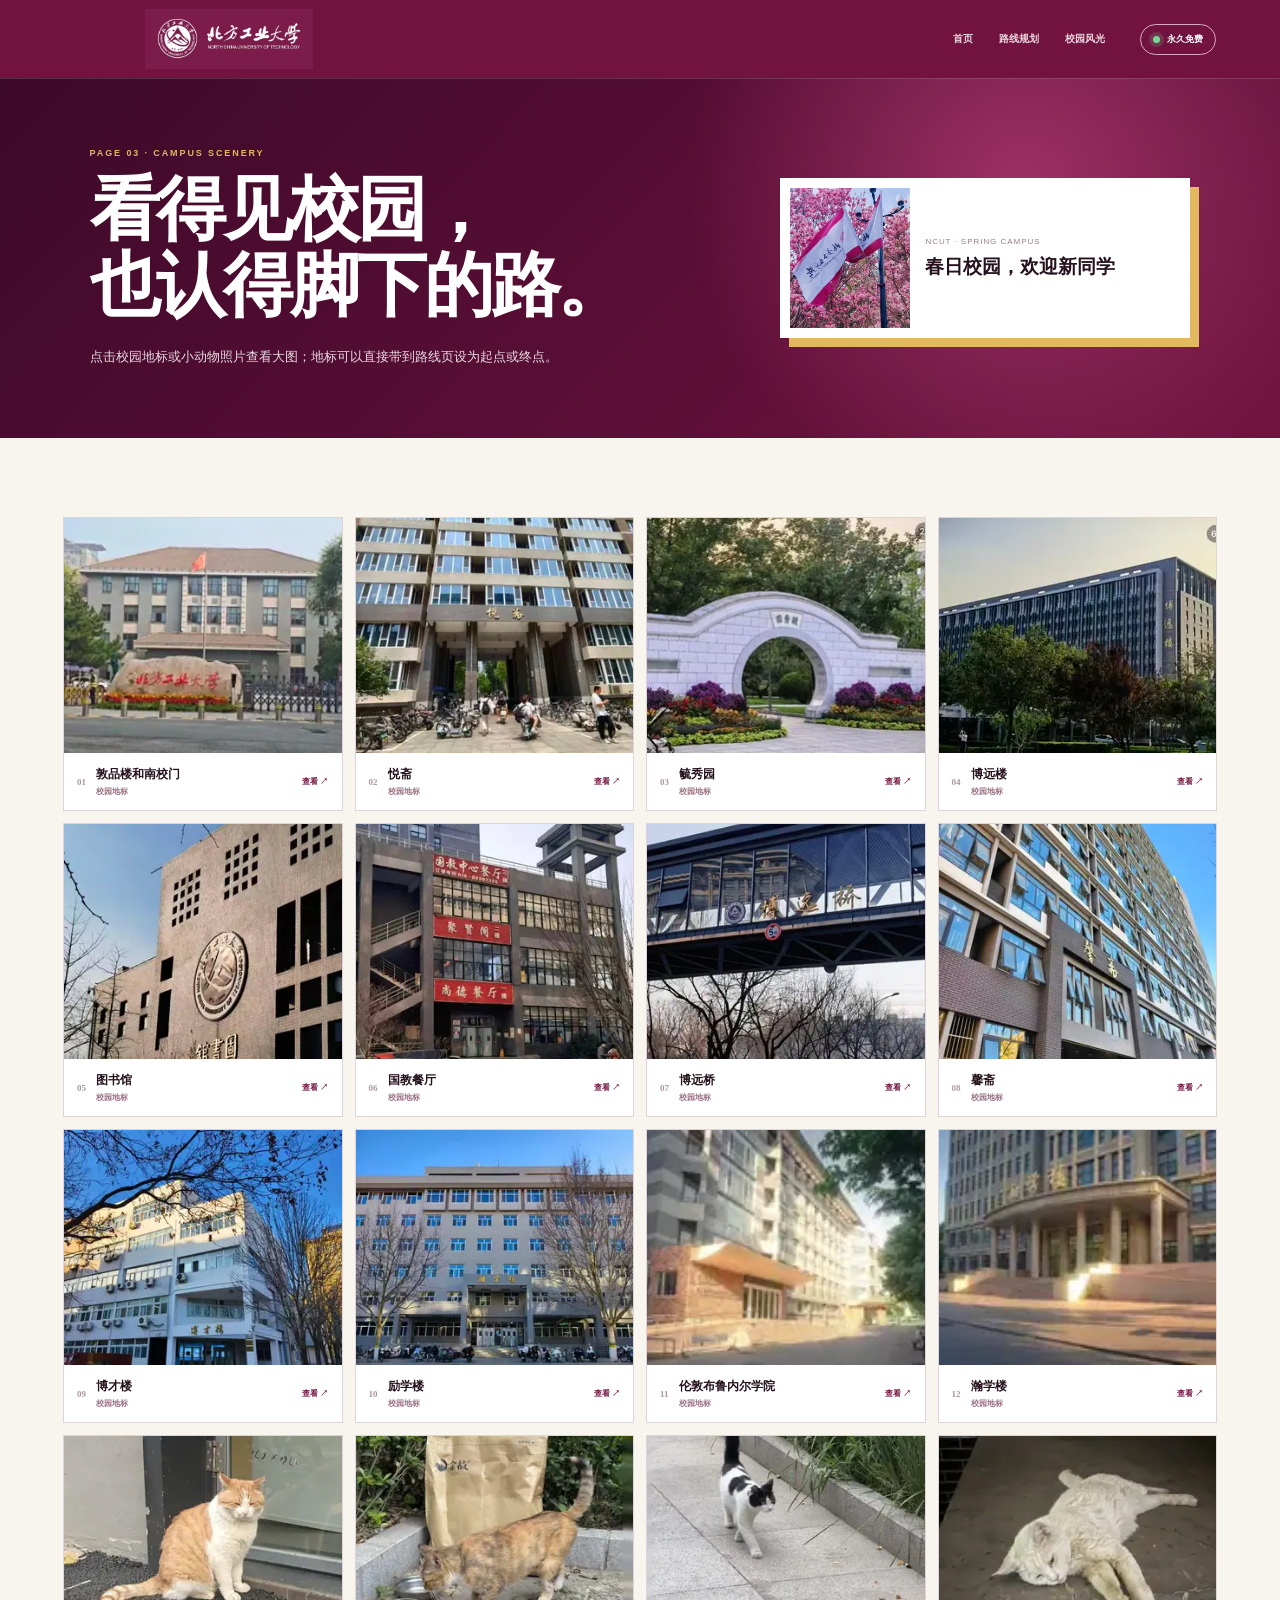
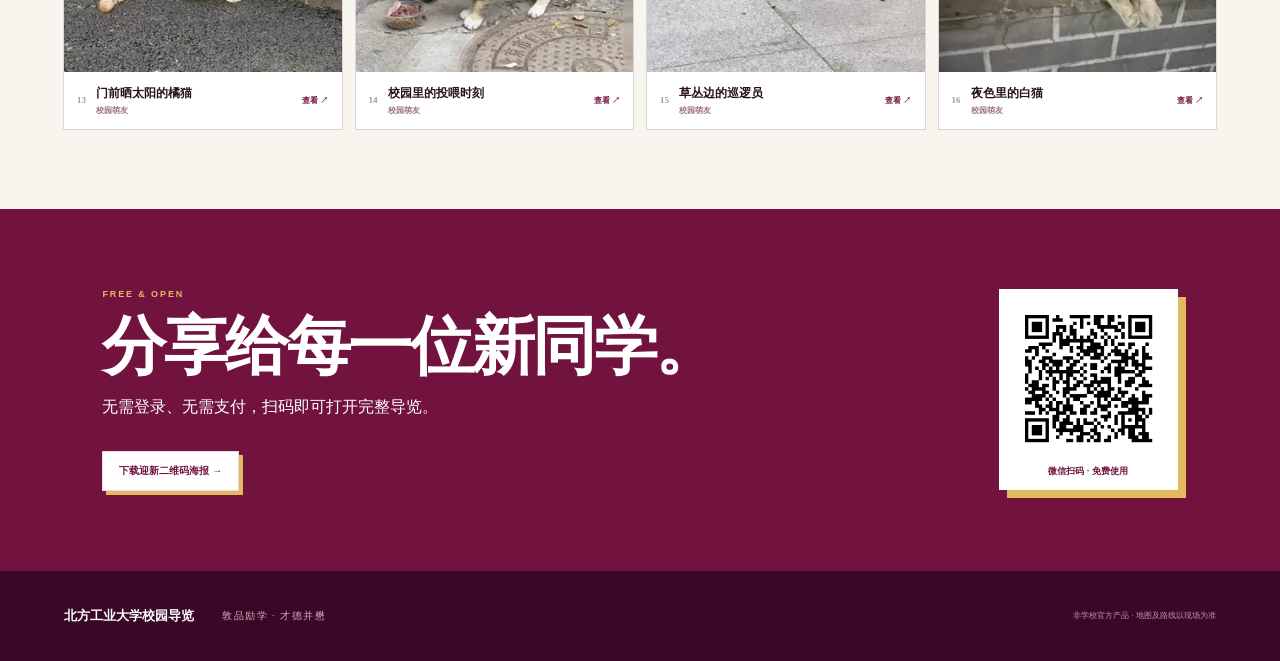
<file: scenery/index.html>
<!DOCTYPE html><html lang="zh-CN"><head><meta charSet="utf-8"/><meta name="viewport" content="width=device-width, initial-scale=1"/><link rel="preload" as="image" href="/ncut-wordmark-clean.png"/><link rel="preload" as="image" imageSrcSet="/photos/scenery-dunpin-south-61d7b050a4-320.webp 320w, /photos/scenery-dunpin-south-61d7b050a4-640.webp 640w, /photos/scenery-dunpin-south-61d7b050a4-900.webp 900w" imageSizes="(max-width: 680px) calc((100vw - 32px) / 2), (max-width: 980px) 30vw, 320px" fetchPriority="auto"/><link rel="preload" as="image" imageSrcSet="/photos/scenery-yuezhai-0ec8730465-320.webp 320w, /photos/scenery-yuezhai-0ec8730465-640.webp 640w, /photos/scenery-yuezhai-0ec8730465-900.webp 900w" imageSizes="(max-width: 680px) calc((100vw - 32px) / 2), (max-width: 980px) 30vw, 320px" fetchPriority="auto"/><link rel="preload" as="image" href="/qr.png"/><link rel="stylesheet" href="/_next/static/chunks/0_ijfcg34m.1k.css" data-precedence="next"/><link rel="preload" as="script" fetchPriority="low" href="/_next/static/chunks/0ht900cau6_ur.js"/><script src="/_next/static/chunks/0t2z5hkh7v~~b.js" async=""></script><script src="/_next/static/chunks/07lhk_q6pmm3r.js" async=""></script><script src="/_next/static/chunks/turbopack-0cek.dh0dqtgy.js" async=""></script><script src="/_next/static/chunks/0dbhjjzl8qfwv.js" async=""></script><script src="/_next/static/chunks/0k6kr~ze-.qya.js" async=""></script><script src="/_next/static/chunks/0ix7n.hu16ikc.js" async=""></script><title>北方工业大学免费校园导览｜二维步行路线</title><meta name="description" content="北方工业大学免费校园导览：选择任意校门或校园建筑，生成校内二维步行路线与分步指引。"/><meta property="og:title" content="北方工业大学免费校园导览"/><meta property="og:description" content="选择起点和终点，沿校内可步行道路查看二维路线。永久免费开放。"/><meta property="og:image" content="https://lizexuan581-stack.github.io/og.png"/><meta property="og:image:width" content="1200"/><meta property="og:image:height" content="630"/><meta property="og:image:alt" content="北方工大校园导览"/><meta name="twitter:card" content="summary_large_image"/><meta name="twitter:title" content="北方工业大学免费校园导览"/><meta name="twitter:description" content="选择起点和终点，沿校内可步行道路查看二维路线。永久免费开放。"/><meta name="twitter:image" content="https://lizexuan581-stack.github.io/og.png"/><script src="/_next/static/chunks/03~yq9q893hmn.js" noModule=""></script></head><body><div hidden=""><!--$--><!--/$--></div><main class="site-shell"><header class="topbar"><a class="wordmark" href="/home/"><img src="/ncut-wordmark-clean.png" alt="完整的北方工业大学校徽与中英文校名"/></a><nav><a href="/home/">首页</a><a href="/guide/">路线规划</a><a href="/scenery/">校园风光</a></nav><span class="free-badge"><i></i>永久免费</span></header><div class="scenery-page"><section class="page-intro scenery-intro"><div><p class="eyebrow">PAGE 03 · CAMPUS SCENERY</p><h1>看得见校园，<br/>也认得脚下的路。</h1><p>点击校园地标或小动物照片查看大图；地标可以直接带到路线页设为起点或终点。</p></div><figure class="principal-inline"><picture class="campus-photo-picture"><source media="(max-width: 680px)" type="image/webp" srcSet="[data-uri]"/><img class="campus-photo" src="/photos/campus-blossom-93a201517d-320.webp" srcSet="/photos/campus-blossom-93a201517d-320.webp 320w, /photos/campus-blossom-93a201517d-640.webp 640w, /photos/campus-blossom-93a201517d-900.webp 900w" sizes="(max-width: 680px) 92px, 120px" width="900" height="675" alt="北方工业大学校旗与玉兰花" loading="eager" decoding="async" fetchPriority="high" style="background-image:url(&quot;[data-uri]&quot;);background-size:cover;background-position:center"/></picture><figcaption><small>NCUT · SPRING CAMPUS</small><strong>春日校园，欢迎新同学</strong></figcaption></figure></section><section class="scenery" id="scenery"><div class="gallery-grid"><button><img class="campus-photo" src="/photos/scenery-dunpin-south-61d7b050a4-320.webp" srcSet="/photos/scenery-dunpin-south-61d7b050a4-320.webp 320w, /photos/scenery-dunpin-south-61d7b050a4-640.webp 640w, /photos/scenery-dunpin-south-61d7b050a4-900.webp 900w" sizes="(max-width: 680px) calc((100vw - 32px) / 2), (max-width: 980px) 30vw, 320px" width="900" height="601" alt="敦品楼和南校门" loading="eager" decoding="async" fetchPriority="auto" style="background-image:url(&quot;[data-uri]&quot;);background-size:cover;background-position:center"/><span><small>01</small><strong>敦品楼和南校门<em>校园地标</em></strong><i>查看 ↗</i></span></button><button><img class="campus-photo" src="/photos/scenery-yuezhai-0ec8730465-320.webp" srcSet="/photos/scenery-yuezhai-0ec8730465-320.webp 320w, /photos/scenery-yuezhai-0ec8730465-640.webp 640w, /photos/scenery-yuezhai-0ec8730465-900.webp 900w" sizes="(max-width: 680px) calc((100vw - 32px) / 2), (max-width: 980px) 30vw, 320px" width="900" height="1159" alt="悦斋" loading="eager" decoding="async" fetchPriority="auto" style="background-image:url(&quot;[data-uri]&quot;);background-size:cover;background-position:center"/><span><small>02</small><strong>悦斋<em>校园地标</em></strong><i>查看 ↗</i></span></button><button><img class="campus-photo" src="/photos/scenery-yuxiu-c2242d87c8-320.webp" srcSet="/photos/scenery-yuxiu-c2242d87c8-320.webp 320w, /photos/scenery-yuxiu-c2242d87c8-640.webp 640w, /photos/scenery-yuxiu-c2242d87c8-900.webp 900w" sizes="(max-width: 680px) calc((100vw - 32px) / 2), (max-width: 980px) 30vw, 320px" width="900" height="664" alt="毓秀园" loading="lazy" decoding="async" fetchPriority="low" style="background-image:url(&quot;[data-uri]&quot;);background-size:cover;background-position:center"/><span><small>03</small><strong>毓秀园<em>校园地标</em></strong><i>查看 ↗</i></span></button><button><img class="campus-photo" src="/photos/scenery-boyuan-47cc0bcf95-320.webp" srcSet="/photos/scenery-boyuan-47cc0bcf95-320.webp 320w, /photos/scenery-boyuan-47cc0bcf95-640.webp 640w, /photos/scenery-boyuan-47cc0bcf95-900.webp 900w" sizes="(max-width: 680px) calc((100vw - 32px) / 2), (max-width: 980px) 30vw, 320px" width="900" height="660" alt="博远楼" loading="lazy" decoding="async" fetchPriority="low" style="background-image:url(&quot;[data-uri]&quot;);background-size:cover;background-position:center"/><span><small>04</small><strong>博远楼<em>校园地标</em></strong><i>查看 ↗</i></span></button><button><img class="campus-photo" src="/photos/scenery-library-0ebc09ec96-320.webp" srcSet="/photos/scenery-library-0ebc09ec96-320.webp 320w, /photos/scenery-library-0ebc09ec96-640.webp 640w, /photos/scenery-library-0ebc09ec96-900.webp 900w" sizes="(max-width: 680px) calc((100vw - 32px) / 2), (max-width: 980px) 30vw, 320px" width="900" height="1200" alt="图书馆" loading="lazy" decoding="async" fetchPriority="low" style="background-image:url(&quot;[data-uri]&quot;);background-size:cover;background-position:center"/><span><small>05</small><strong>图书馆<em>校园地标</em></strong><i>查看 ↗</i></span></button><button><img class="campus-photo" src="/photos/scenery-canteen-d9bc5d273b-320.webp" srcSet="/photos/scenery-canteen-d9bc5d273b-320.webp 320w, /photos/scenery-canteen-d9bc5d273b-640.webp 640w, /photos/scenery-canteen-d9bc5d273b-900.webp 900w" sizes="(max-width: 680px) calc((100vw - 32px) / 2), (max-width: 980px) 30vw, 320px" width="900" height="1182" alt="国教餐厅" loading="lazy" decoding="async" fetchPriority="low" style="background-image:url(&quot;[data-uri]&quot;);background-size:cover;background-position:center"/><span><small>06</small><strong>国教餐厅<em>校园地标</em></strong><i>查看 ↗</i></span></button><button><img class="campus-photo" src="/photos/scenery-bridge-bf82ea8dfa-320.webp" srcSet="/photos/scenery-bridge-bf82ea8dfa-320.webp 320w, /photos/scenery-bridge-bf82ea8dfa-640.webp 640w, /photos/scenery-bridge-bf82ea8dfa-900.webp 900w" sizes="(max-width: 680px) calc((100vw - 32px) / 2), (max-width: 980px) 30vw, 320px" width="900" height="1165" alt="博远桥" loading="lazy" decoding="async" fetchPriority="low" style="background-image:url(&quot;[data-uri]&quot;);background-size:cover;background-position:center"/><span><small>07</small><strong>博远桥<em>校园地标</em></strong><i>查看 ↗</i></span></button><button><img class="campus-photo" src="/photos/scenery-xinzhai-a499f4352b-320.webp" srcSet="/photos/scenery-xinzhai-a499f4352b-320.webp 320w, /photos/scenery-xinzhai-a499f4352b-640.webp 640w, /photos/scenery-xinzhai-a499f4352b-900.webp 900w" sizes="(max-width: 680px) calc((100vw - 32px) / 2), (max-width: 980px) 30vw, 320px" width="900" height="1197" alt="馨斋" loading="lazy" decoding="async" fetchPriority="low" style="background-image:url(&quot;[data-uri]&quot;);background-size:cover;background-position:center"/><span><small>08</small><strong>馨斋<em>校园地标</em></strong><i>查看 ↗</i></span></button><button><img class="campus-photo" src="/photos/scenery-bocai-9d360c7df2-320.webp" srcSet="/photos/scenery-bocai-9d360c7df2-320.webp 320w, /photos/scenery-bocai-9d360c7df2-640.webp 640w, /photos/scenery-bocai-9d360c7df2-900.webp 900w" sizes="(max-width: 680px) calc((100vw - 32px) / 2), (max-width: 980px) 30vw, 320px" width="900" height="1177" alt="博才楼" loading="lazy" decoding="async" fetchPriority="low" style="background-image:url(&quot;[data-uri]&quot;);background-size:cover;background-position:center"/><span><small>09</small><strong>博才楼<em>校园地标</em></strong><i>查看 ↗</i></span></button><button><img class="campus-photo" src="/photos/scenery-lixue-a4deee407f-320.webp" srcSet="/photos/scenery-lixue-a4deee407f-320.webp 320w, /photos/scenery-lixue-a4deee407f-640.webp 640w, /photos/scenery-lixue-a4deee407f-900.webp 900w" sizes="(max-width: 680px) calc((100vw - 32px) / 2), (max-width: 980px) 30vw, 320px" width="900" height="1190" alt="励学楼" loading="lazy" decoding="async" fetchPriority="low" style="background-image:url(&quot;[data-uri]&quot;);background-size:cover;background-position:center"/><span><small>10</small><strong>励学楼<em>校园地标</em></strong><i>查看 ↗</i></span></button><button><img class="campus-photo" src="/photos/scenery-brunel-97a55fb15e-320.webp" srcSet="/photos/scenery-brunel-97a55fb15e-320.webp 320w, /photos/scenery-brunel-97a55fb15e-640.webp 640w, /photos/scenery-brunel-97a55fb15e-900.webp 900w" sizes="(max-width: 680px) calc((100vw - 32px) / 2), (max-width: 980px) 30vw, 320px" width="900" height="366" alt="伦敦布鲁内尔学院" loading="lazy" decoding="async" fetchPriority="low" style="background-image:url(&quot;[data-uri]&quot;);background-size:cover;background-position:center"/><span><small>11</small><strong>伦敦布鲁内尔学院<em>校园地标</em></strong><i>查看 ↗</i></span></button><button><img class="campus-photo" src="/photos/scenery-hanxue-16cfb41291-320.webp" srcSet="/photos/scenery-hanxue-16cfb41291-320.webp 320w, /photos/scenery-hanxue-16cfb41291-640.webp 640w, /photos/scenery-hanxue-16cfb41291-900.webp 900w" sizes="(max-width: 680px) calc((100vw - 32px) / 2), (max-width: 980px) 30vw, 320px" width="900" height="359" alt="瀚学楼" loading="lazy" decoding="async" fetchPriority="low" style="background-image:url(&quot;[data-uri]&quot;);background-size:cover;background-position:center"/><span><small>12</small><strong>瀚学楼<em>校园地标</em></strong><i>查看 ↗</i></span></button><button><img class="campus-photo" src="/photos/campus-cat-orange-eb0265379b-320.webp" srcSet="/photos/campus-cat-orange-eb0265379b-320.webp 320w, /photos/campus-cat-orange-eb0265379b-640.webp 640w, /photos/campus-cat-orange-eb0265379b-900.webp 900w" sizes="(max-width: 680px) calc((100vw - 32px) / 2), (max-width: 980px) 30vw, 320px" width="900" height="1228" alt="门前晒太阳的橘猫" loading="lazy" decoding="async" fetchPriority="low" style="background-image:url(&quot;[data-uri]&quot;);background-size:cover;background-position:center"/><span><small>13</small><strong>门前晒太阳的橘猫<em>校园萌友</em></strong><i>查看 ↗</i></span></button><button><img class="campus-photo" src="/photos/campus-cat-feeding-a5f9635ed1-320.webp" srcSet="/photos/campus-cat-feeding-a5f9635ed1-320.webp 320w, /photos/campus-cat-feeding-a5f9635ed1-640.webp 640w, /photos/campus-cat-feeding-a5f9635ed1-900.webp 900w" sizes="(max-width: 680px) calc((100vw - 32px) / 2), (max-width: 980px) 30vw, 320px" width="900" height="1181" alt="校园里的投喂时刻" loading="lazy" decoding="async" fetchPriority="low" style="background-image:url(&quot;[data-uri]&quot;);background-size:cover;background-position:center"/><span><small>14</small><strong>校园里的投喂时刻<em>校园萌友</em></strong><i>查看 ↗</i></span></button><button><img class="campus-photo" src="/photos/campus-cat-patrol-3c52b722a5-320.webp" srcSet="/photos/campus-cat-patrol-3c52b722a5-320.webp 320w, /photos/campus-cat-patrol-3c52b722a5-640.webp 640w, /photos/campus-cat-patrol-3c52b722a5-900.webp 900w" sizes="(max-width: 680px) calc((100vw - 32px) / 2), (max-width: 980px) 30vw, 320px" width="900" height="1183" alt="草丛边的巡逻员" loading="lazy" decoding="async" fetchPriority="low" style="background-image:url(&quot;[data-uri]&quot;);background-size:cover;background-position:center"/><span><small>15</small><strong>草丛边的巡逻员<em>校园萌友</em></strong><i>查看 ↗</i></span></button><button><img class="campus-photo" src="/photos/campus-cat-white-e43676ed32-320.webp" srcSet="/photos/campus-cat-white-e43676ed32-320.webp 320w, /photos/campus-cat-white-e43676ed32-640.webp 640w, /photos/campus-cat-white-e43676ed32-900.webp 900w" sizes="(max-width: 680px) calc((100vw - 32px) / 2), (max-width: 980px) 30vw, 320px" width="900" height="675" alt="夜色里的白猫" loading="lazy" decoding="async" fetchPriority="low" style="background-image:url(&quot;[data-uri]&quot;);background-size:cover;background-position:center"/><span><small>16</small><strong>夜色里的白猫<em>校园萌友</em></strong><i>查看 ↗</i></span></button></div></section><section class="open-section" id="open"><div><p class="eyebrow">FREE &amp; OPEN</p><h2>分享给每一位新同学。</h2><p>无需登录、无需支付，扫码即可打开完整导览。</p><a class="poster-download" href="/ncut-new-student-guide-poster.png" download="">下载迎新二维码海报 →</a></div><figure><img src="/qr.png" alt="校园导览开放二维码"/><figcaption>微信扫码 · 免费使用</figcaption></figure></section></div><footer><strong>北方工业大学校园导览</strong><span>敦品励学 · 才德并懋</span><small>非学校官方产品 · 地图及路线以现场为准</small></footer><nav class="bottom-nav" aria-label="移动端页面导航"><a class="" href="/home/"><b>⌂</b><span>首页</span></a><a class="" href="/guide/"><b>↗</b><span>路线</span></a><a class="active" href="/scenery/"><b>◫</b><span>风光</span></a></nav></main><!--$--><!--/$--><script src="/_next/static/chunks/0ht900cau6_ur.js" id="_R_" async=""></script><script>(self.__next_f=self.__next_f||[]).push([0])</script><script>self.__next_f.push([1,"1:\"$Sreact.fragment\"\n2:I[39756,[\"/_next/static/chunks/0dbhjjzl8qfwv.js\",\"/_next/static/chunks/0k6kr~ze-.qya.js\"],\"default\"]\n3:I[37457,[\"/_next/static/chunks/0dbhjjzl8qfwv.js\",\"/_next/static/chunks/0k6kr~ze-.qya.js\"],\"default\"]\n4:I[31713,[\"/_next/static/chunks/0dbhjjzl8qfwv.js\",\"/_next/static/chunks/0k6kr~ze-.qya.js\",\"/_next/static/chunks/0ix7n.hu16ikc.js\"],\"default\"]\n5:I[97367,[\"/_next/static/chunks/0dbhjjzl8qfwv.js\",\"/_next/static/chunks/0k6kr~ze-.qya.js\"],\"OutletBoundary\"]\n6:\"$Sreact.suspense\"\n9:I[97367,[\"/_next/static/chunks/0dbhjjzl8qfwv.js\",\"/_next/static/chunks/0k6kr~ze-.qya.js\"],\"ViewportBoundary\"]\nb:I[97367,[\"/_next/static/chunks/0dbhjjzl8qfwv.js\",\"/_next/static/chunks/0k6kr~ze-.qya.js\"],\"MetadataBoundary\"]\nd:I[68027,[\"/_next/static/chunks/0dbhjjzl8qfwv.js\",\"/_next/static/chunks/0k6kr~ze-.qya.js\"],\"default\",1]\n:HL[\"/_next/static/chunks/0_ijfcg34m.1k.css\",\"style\"]\n"])</script><script>self.__next_f.push([1,"0:{\"P\":null,\"c\":[\"\",\"scenery\",\"\"],\"q\":\"\",\"i\":false,\"f\":[[[\"\",{\"children\":[\"scenery\",{\"children\":[\"__PAGE__\",{}]}]},\"$undefined\",\"$undefined\",16],[[\"$\",\"$1\",\"c\",{\"children\":[[[\"$\",\"link\",\"0\",{\"rel\":\"stylesheet\",\"href\":\"/_next/static/chunks/0_ijfcg34m.1k.css\",\"precedence\":\"next\",\"crossOrigin\":\"$undefined\",\"nonce\":\"$undefined\"}],[\"$\",\"script\",\"script-0\",{\"src\":\"/_next/static/chunks/0dbhjjzl8qfwv.js\",\"async\":true,\"nonce\":\"$undefined\"}],[\"$\",\"script\",\"script-1\",{\"src\":\"/_next/static/chunks/0k6kr~ze-.qya.js\",\"async\":true,\"nonce\":\"$undefined\"}]],[\"$\",\"html\",null,{\"lang\":\"zh-CN\",\"children\":[\"$\",\"body\",null,{\"children\":[\"$\",\"$L2\",null,{\"parallelRouterKey\":\"children\",\"error\":\"$undefined\",\"errorStyles\":\"$undefined\",\"errorScripts\":\"$undefined\",\"template\":[\"$\",\"$L3\",null,{}],\"templateStyles\":\"$undefined\",\"templateScripts\":\"$undefined\",\"notFound\":[[[\"$\",\"title\",null,{\"children\":\"404: This page could not be found.\"}],[\"$\",\"div\",null,{\"style\":{\"fontFamily\":\"system-ui,\\\"Segoe UI\\\",Roboto,Helvetica,Arial,sans-serif,\\\"Apple Color Emoji\\\",\\\"Segoe UI Emoji\\\"\",\"height\":\"100vh\",\"textAlign\":\"center\",\"display\":\"flex\",\"flexDirection\":\"column\",\"alignItems\":\"center\",\"justifyContent\":\"center\"},\"children\":[\"$\",\"div\",null,{\"children\":[[\"$\",\"style\",null,{\"dangerouslySetInnerHTML\":{\"__html\":\"body{color:#000;background:#fff;margin:0}.next-error-h1{border-right:1px solid rgba(0,0,0,.3)}@media (prefers-color-scheme:dark){body{color:#fff;background:#000}.next-error-h1{border-right:1px solid rgba(255,255,255,.3)}}\"}}],[\"$\",\"h1\",null,{\"className\":\"next-error-h1\",\"style\":{\"display\":\"inline-block\",\"margin\":\"0 20px 0 0\",\"padding\":\"0 23px 0 0\",\"fontSize\":24,\"fontWeight\":500,\"verticalAlign\":\"top\",\"lineHeight\":\"49px\"},\"children\":404}],[\"$\",\"div\",null,{\"style\":{\"display\":\"inline-block\"},\"children\":[\"$\",\"h2\",null,{\"style\":{\"fontSize\":14,\"fontWeight\":400,\"lineHeight\":\"49px\",\"margin\":0},\"children\":\"This page could not be found.\"}]}]]}]}]],[]],\"forbidden\":\"$undefined\",\"unauthorized\":\"$undefined\"}]}]}]]}],{\"children\":[[\"$\",\"$1\",\"c\",{\"children\":[null,[\"$\",\"$L2\",null,{\"parallelRouterKey\":\"children\",\"error\":\"$undefined\",\"errorStyles\":\"$undefined\",\"errorScripts\":\"$undefined\",\"template\":[\"$\",\"$L3\",null,{}],\"templateStyles\":\"$undefined\",\"templateScripts\":\"$undefined\",\"notFound\":\"$undefined\",\"forbidden\":\"$undefined\",\"unauthorized\":\"$undefined\"}]]}],{\"children\":[[\"$\",\"$1\",\"c\",{\"children\":[[\"$\",\"$L4\",null,{\"mode\":\"scenery\"}],[[\"$\",\"script\",\"script-0\",{\"src\":\"/_next/static/chunks/0ix7n.hu16ikc.js\",\"async\":true,\"nonce\":\"$undefined\"}]],[\"$\",\"$L5\",null,{\"children\":[\"$\",\"$6\",null,{\"name\":\"Next.MetadataOutlet\",\"children\":\"$@7\"}]}]]}],{},null,false,null]},null,false,\"$@8\"]},null,false,null],[\"$\",\"$1\",\"h\",{\"children\":[null,[\"$\",\"$L9\",null,{\"children\":\"$La\"}],[\"$\",\"div\",null,{\"hidden\":true,\"children\":[\"$\",\"$Lb\",null,{\"children\":[\"$\",\"$6\",null,{\"name\":\"Next.Metadata\",\"children\":\"$Lc\"}]}]}],null]}],false]],\"m\":\"$undefined\",\"G\":[\"$d\",[[\"$\",\"link\",\"0\",{\"rel\":\"stylesheet\",\"href\":\"/_next/static/chunks/0_ijfcg34m.1k.css\",\"precedence\":\"next\",\"crossOrigin\":\"$undefined\",\"nonce\":\"$undefined\"}]]],\"S\":true,\"h\":null,\"s\":\"$undefined\",\"l\":\"$undefined\",\"p\":\"$undefined\",\"d\":\"$undefined\",\"b\":\"BVDJ6hzBaF9eDO3t5T6NX\"}\n"])</script><script>self.__next_f.push([1,"e:[]\n8:\"$We\"\n"])</script><script>self.__next_f.push([1,"a:[[\"$\",\"meta\",\"0\",{\"charSet\":\"utf-8\"}],[\"$\",\"meta\",\"1\",{\"name\":\"viewport\",\"content\":\"width=device-width, initial-scale=1\"}]]\n"])</script><script>self.__next_f.push([1,"7:null\nc:[[\"$\",\"title\",\"0\",{\"children\":\"北方工业大学免费校园导览｜二维步行路线\"}],[\"$\",\"meta\",\"1\",{\"name\":\"description\",\"content\":\"北方工业大学免费校园导览：选择任意校门或校园建筑，生成校内二维步行路线与分步指引。\"}],[\"$\",\"meta\",\"2\",{\"property\":\"og:title\",\"content\":\"北方工业大学免费校园导览\"}],[\"$\",\"meta\",\"3\",{\"property\":\"og:description\",\"content\":\"选择起点和终点，沿校内可步行道路查看二维路线。永久免费开放。\"}],[\"$\",\"meta\",\"4\",{\"property\":\"og:image\",\"content\":\"https://lizexuan581-stack.github.io/og.png\"}],[\"$\",\"meta\",\"5\",{\"property\":\"og:image:width\",\"content\":\"1200\"}],[\"$\",\"meta\",\"6\",{\"property\":\"og:image:height\",\"content\":\"630\"}],[\"$\",\"meta\",\"7\",{\"property\":\"og:image:alt\",\"content\":\"北方工大校园导览\"}],[\"$\",\"meta\",\"8\",{\"name\":\"twitter:card\",\"content\":\"summary_large_image\"}],[\"$\",\"meta\",\"9\",{\"name\":\"twitter:title\",\"content\":\"北方工业大学免费校园导览\"}],[\"$\",\"meta\",\"10\",{\"name\":\"twitter:description\",\"content\":\"选择起点和终点，沿校内可步行道路查看二维路线。永久免费开放。\"}],[\"$\",\"meta\",\"11\",{\"name\":\"twitter:image\",\"content\":\"https://lizexuan581-stack.github.io/og.png\"}]]\n"])</script></body></html>
</file>
<file: _next/static/chunks/0_ijfcg34m.1k.css>
:root{--purple:#72133f;--deep:#3b0928;--gold:#e2b95e;--cream:#f6f2eb;--ink:#25121d;--muted:#796873;--line:#d9cfd4}*{box-sizing:border-box}html{scroll-behavior:smooth}body{color:var(--ink);background:#e9e3e6;margin:0;font-family:Microsoft YaHei,PingFang SC,Arial,sans-serif}button,select{font:inherit;color:inherit}.site-shell{background:var(--cream);width:min(1500px,100%);margin:auto;overflow:hidden}.welcome-screen{z-index:999;text-align:center;color:#fff;background:#72133f;flex-direction:column;justify-content:center;align-items:center;padding:24px;animation:.55s both welcomeIn;display:flex;position:fixed;inset:0}.welcome-screen:before,.welcome-screen:after{content:"";border:1px solid #fff2;border-radius:50%;position:absolute}.welcome-screen:before{width:54vw;height:54vw;top:-28vw;left:-28vw}.welcome-screen:after{width:42vw;height:42vw;bottom:-25vw;right:-25vw}.welcome-brand{place-items:center;width:min(720px,86vw);margin:0 auto 27px;display:grid}.welcome-brand img{object-fit:contain;width:100%;height:auto;display:block}.welcome-copy{text-align:center;flex-direction:column;align-items:center;width:min(980px,94vw);display:flex}.welcome-copy>p{color:#e4bbcd;letter-spacing:.25em;text-indent:.25em;width:100%;margin:0 0 16px;font-size:10px;font-weight:800}.welcome-screen h1,.welcome-screen h2,.welcome-screen h3{text-align:center;place-items:center;width:100%;display:grid}.welcome-screen h1{letter-spacing:-.035em;margin:0;font:800 clamp(42px,7vw,86px)/1.1 Georgia,Noto Serif SC,serif}.welcome-screen h1>span,.welcome-screen h2>span,.welcome-screen h3>span{display:inline-block;position:relative}.welcome-screen h1 i,.welcome-screen h2 i,.welcome-screen h3 i{letter-spacing:0;margin-left:.28em;font-style:normal;position:absolute;top:50%;left:100%;transform:translateY(-50%)}.welcome-screen h1 i{font-size:.58em}.welcome-screen h2{margin:20px 0 0;font-size:clamp(17px,2vw,28px)}.welcome-screen h2 i{font-size:.8em}.welcome-screen h3{color:#f2d68e;margin:12px 0 34px;font-size:clamp(13px,1.5vw,19px);font-weight:500}.welcome-screen h3 i{font-size:.85em}.welcome-screen button{z-index:2;color:var(--purple);cursor:pointer;box-shadow:5px 5px 0 var(--gold);background:#fff;border:1px solid #fff;padding:15px 23px;font-size:12px;font-weight:900;position:relative}.welcome-screen button b{margin-left:18px}@keyframes welcomeIn{0%{opacity:0;transform:scale(1.02)}}.welcome-enter{z-index:2;color:var(--purple);box-shadow:5px 5px 0 var(--gold);background:#fff;border:1px solid #fff;padding:15px 23px;font-size:12px;font-weight:900;text-decoration:none;position:relative}.welcome-enter b{margin-left:18px}.welcome-tip{z-index:2;color:#dfbacb;letter-spacing:.08em;margin-top:21px;font-size:9px;position:relative}.topbar{z-index:60;background:var(--purple);align-items:center;gap:35px;height:78px;padding:0 clamp(16px,5vw,72px);display:flex;position:sticky;top:0;box-shadow:0 1px #fff2}.wordmark{width:330px;height:60px;display:block}.wordmark img{object-fit:contain;width:100%;height:100%;display:block}.topbar nav{gap:26px;margin-left:auto;display:flex}.topbar nav a{color:#ead6df;font-size:10px;font-weight:800;text-decoration:none}.topbar nav a:hover{color:#fff}.free-badge{color:#fff;border:1px solid #dba9c0;border-radius:99px;align-items:center;gap:7px;padding:8px 12px;font-size:9px;font-weight:900;display:flex}.free-badge i{background:#79d79b;border-radius:50%;width:7px;height:7px;box-shadow:0 0 0 4px #79d79b2c}.hero{color:#fff;background:radial-gradient(circle at 75% 30%,#9c3163,#0000 35%),linear-gradient(135deg,#3d0929,#72133f 65%,#53102f);grid-template-columns:1.15fr .62fr;align-items:center;gap:clamp(35px,7vw,110px);min-height:690px;padding:75px clamp(18px,7vw,105px);display:grid;position:relative}.hero:after{content:"1946";color:#fff08;font:900 220px/1 Georgia,serif;position:absolute;bottom:-55px;left:-20px}.hero>*{z-index:2;position:relative}.eyebrow{color:var(--gold);letter-spacing:.21em;margin:0 0 13px;font-size:9px;font-weight:900}.hero h1{letter-spacing:-.055em;margin:0;font:800 clamp(45px,6vw,82px)/1.08 Georgia,Noto Serif SC,serif}.hero h1 em{color:#f0cc75;font-style:normal}.hero-copy>p:not(.eyebrow){color:#ead9e2;max-width:610px;margin:25px 0;font-size:14px;line-height:1.9}.hero-copy>a{width:max-content;color:var(--purple);box-shadow:5px 5px 0 var(--gold);background:#fff;align-items:center;gap:30px;padding:15px 20px;font-size:11px;font-weight:900;text-decoration:none;display:flex}.principal-card{background:#fff;justify-self:end;width:min(400px,34vw);margin:0;padding:11px;box-shadow:12px 13px #e1b95e}.principal-card>div{aspect-ratio:3/4;background:#ddd;overflow:hidden}.principal-card img{object-fit:cover;width:100%;height:100%}.principal-card figcaption{color:var(--ink);flex-direction:column;gap:5px;padding:15px 10px 7px;display:flex}.principal-card small{color:#9b7b8b;letter-spacing:.16em;font-size:8px}.principal-card strong{font:800 19px Georgia,Noto Serif SC,serif}.planner,.scenery{padding:80px clamp(16px,5vw,76px)}.section-head{justify-content:space-between;align-items:flex-end;gap:20px;margin-bottom:27px;display:flex}.section-head h2{letter-spacing:-.04em;margin:0;font:800 clamp(34px,4.5vw,58px)/1.08 Georgia,Noto Serif SC,serif}.section-head div>p:last-child{color:var(--muted);margin:13px 0 0;font-size:12px}.section-head>span{color:#d8c9d0;font:800 80px/.8 Georgia,serif}.selector-card{border:1px solid var(--line);background:#fff;grid-template-columns:1fr auto 1fr auto;align-items:center;gap:12px;margin-bottom:20px;padding:17px;display:grid;box-shadow:7px 7px #ded4d9}.selector-card label{border:1px solid #ded3d9;grid-template-columns:32px 50px 1fr;align-items:center;gap:10px;min-height:62px;padding:7px 10px;display:grid}.selector-card label>span{background:var(--purple);color:#fff;border-radius:50%;place-items:center;width:29px;height:29px;font:900 10px Georgia,serif;display:grid}.selector-card label>i{color:#897681;font-size:9px;font-style:normal}.selector-card select{background:#fff;border:0;outline:0;width:100%;font-size:12px;font-weight:900}.swap{width:38px;height:38px;color:var(--purple);cursor:pointer;background:#f7f2f5;border:1px solid #d8cbd2;border-radius:50%}.generate{background:var(--purple);color:#fff;cursor:pointer;height:62px;box-shadow:4px 4px 0 var(--gold);border:0;padding:0 22px;font-size:11px;font-weight:900}.generate b{margin-left:18px}.three-map{background:#aaa;border:1px solid #cdbfc6;min-height:610px;position:relative;overflow:hidden}.three-map>img{object-fit:cover;image-rendering:auto;filter:saturate(.92)contrast(1.12);width:100%;height:100%;position:absolute;inset:0}.map-shade{z-index:1;background:linear-gradient(#0000 62%,#310a2370);position:absolute;inset:0}.route-canvas{z-index:4;pointer-events:none;position:absolute;inset:0}.building-pin{z-index:6;pointer-events:none;position:absolute;transform:translate(-50%,-50%)}.building-pin i{background:var(--gold);border:4px solid #fff;border-radius:50%;width:20px;height:20px;display:block;box-shadow:0 0 0 8px #72133f99,0 0 0 16px #fff4}.building-pin span{background:var(--purple);color:#fff;white-space:nowrap;border-radius:99px;padding:7px 11px;font-size:9px;font-weight:900;position:absolute;bottom:30px;left:50%;transform:translate(-50%);box-shadow:0 5px 18px #28051c88}.map-label{z-index:5;border-left:4px solid var(--gold);color:#fff;-webkit-backdrop-filter:blur(8px);backdrop-filter:blur(8px);background:#4a0c32ed;grid-template-columns:1fr auto;gap:4px 32px;min-width:280px;padding:14px 17px;display:grid;position:absolute;bottom:20px;left:22px}.map-label small{color:#dcb8c9;letter-spacing:.12em;grid-column:1/-1;font-size:8px}.map-label strong{font-size:15px}.map-label span{color:#ddb8ca;align-self:center;font-size:9px}.route-section{color:#fff;background:#250b1b;padding:80px clamp(16px,5vw,76px);scroll-margin-top:78px}.section-head.light div>p:last-child{color:#bba5b0}.section-head.light>span{color:#fff1}.route-shell{box-shadow:11px 12px 0 var(--purple);border:1px solid #ffffff25;grid-template-columns:minmax(0,1.62fr) minmax(310px,.52fr);display:grid}.two-map{aspect-ratio:1248/935;background:#aacb9d;min-height:610px;position:relative;overflow:hidden}.two-map>img{object-fit:fill;filter:saturate(.82)contrast(1.04);width:100%;height:100%;position:absolute;inset:0}.north{z-index:6;background:var(--purple);border-radius:50%;place-items:center;width:46px;height:46px;font:900 14px Georgia,serif;display:grid;position:absolute;top:15px;left:15px;box-shadow:0 7px 18px #32051f88}.north small{color:var(--purple);font:900 8px sans-serif;position:absolute;top:49px}.road-rule{z-index:6;color:#5e1539;-webkit-backdrop-filter:blur(5px);backdrop-filter:blur(5px);background:#fffef2e8;border:1px solid #75143f35;border-radius:99px;align-items:center;gap:7px;padding:8px 11px;font-size:8px;font-weight:900;display:flex;position:absolute;top:15px;right:15px}.road-rule i{border-top:3px solid #777;width:14px}.route-chip{z-index:6;-webkit-backdrop-filter:blur(8px);backdrop-filter:blur(8px);background:#4b0b32ee;grid-template-columns:auto 1fr;gap:3px 9px;min-width:225px;padding:12px 14px;display:grid;position:absolute;bottom:16px;left:16px}.route-chip i{background:#78d798;border-radius:50%;grid-row:1/3;align-self:center;width:8px;height:8px;box-shadow:0 0 0 5px #78d79824}.route-chip span{color:#d6afc2;font-size:8px}.route-chip strong{font-size:11px}.directions{min-height:610px;color:var(--ink);background:#faf7f8;flex-direction:column;padding:22px;display:flex}.metrics{grid-template-columns:1fr 1fr;gap:7px;display:grid}.metrics span{border:1px solid #e0d7dc;flex-direction:column;gap:4px;padding:10px 12px;display:flex}.metrics small{color:#8e7c85;font-size:8px}.metrics strong{font:800 16px Georgia,serif}.next-step{grid-template-columns:49px 1fr;align-items:center;gap:13px;margin:18px 0;display:grid}.next-step>b{background:var(--purple);color:#fff;border-radius:50%;place-items:center;width:48px;height:48px;font-size:24px;display:grid}.next-step div{flex-direction:column;gap:5px;display:flex}.next-step small{color:var(--purple);font-size:8px;font-weight:900}.next-step strong{font-size:13px;line-height:1.5}.directions ol{flex:1;margin:0;padding:0;list-style:none}.directions li{color:#9c8c94;cursor:pointer;grid-template-columns:28px 1fr;gap:11px;min-height:58px;display:grid;position:relative}.directions li:not(:last-child):after{content:"";border-left:1px dashed #c8bbc2;height:27px;position:absolute;top:30px;left:13px}.directions li>span{border:1px solid #c8bbc2;border-radius:50%;place-items:center;width:28px;height:28px;font-size:9px;display:grid}.directions li p{margin:5px 0;font-size:10px;line-height:1.5}.directions li.active{color:var(--ink);font-weight:900}.directions li.active>span{border-color:var(--purple);background:var(--purple);color:#fff;box-shadow:0 0 0 5px #72133f15}.directions li.done>span{color:#fff;background:#59b878;border-color:#59b878}.step-actions{grid-template-columns:auto 1fr;gap:7px;display:grid}.step-actions button{cursor:pointer;background:#fff;border:1px solid #d4c8ce;padding:12px;font-size:9px;font-weight:900}.step-actions button:last-child{border-color:var(--purple);background:var(--purple);color:#fff}.step-actions button:disabled{opacity:.4}.notice{color:#988891;margin:12px 0 0;font-size:8px;line-height:1.5}.scenery{background:#f8f4ee}.gallery-grid{grid-template-columns:repeat(4,1fr);gap:14px;display:grid}.gallery-grid>button{text-align:left;cursor:pointer;background:#fff;border:0;padding:0;overflow:hidden;box-shadow:0 0 0 1px #ddd3d8}.gallery-grid img{aspect-ratio:1.18;object-fit:cover;width:100%;height:auto;transition:transform .4s;display:block}.gallery-grid button:hover img{transform:scale(1.045)}.gallery-grid button>span{grid-template-columns:auto 1fr auto;align-items:center;gap:10px;padding:13px;display:grid}.gallery-grid small{color:#aa969f;font:700 9px Georgia,serif}.gallery-grid strong{flex-direction:column;gap:3px;font-size:12px;display:flex}.gallery-grid strong em{color:#9b6f84;font-size:8px;font-style:normal;font-weight:700}.gallery-grid i{color:var(--purple);font-size:8px;font-style:normal;font-weight:900}.open-section{background:var(--purple);color:#fff;grid-template-columns:1fr auto;align-items:center;gap:50px;padding:80px clamp(20px,8vw,120px);display:grid}.open-section h2{letter-spacing:-.04em;max-width:750px;margin:0;font:800 clamp(36px,5vw,64px)/1.08 Georgia,Noto Serif SC,serif}.open-section div>p:last-child{color:#e0c6d2;font-size:12px;line-height:1.8}.open-section figure{box-shadow:8px 8px 0 var(--gold);color:var(--purple);text-align:center;background:#fff;margin:0;padding:12px}.open-section figure img{width:155px;height:155px;display:block}.open-section figcaption{padding-top:9px;font-size:9px;font-weight:900}footer{color:#fff;background:#3a0827;align-items:center;gap:28px;min-height:90px;padding:20px clamp(18px,5vw,76px);display:flex}footer strong{font-size:13px}footer span{color:#d7aabd;letter-spacing:.15em;font:500 10px Georgia,serif}footer small{color:#bd95a7;margin-left:auto;font-size:8px}.lightbox{z-index:500;-webkit-backdrop-filter:blur(10px);backdrop-filter:blur(10px);background:#1b0715ed;grid-template-columns:auto minmax(0,1050px) auto;align-items:center;gap:20px;padding:30px;display:grid;position:fixed;inset:0}.lightbox>button{color:#fff;cursor:pointer;background:0 0;border:0}.lightbox .close{font-size:42px;position:absolute;top:15px;right:24px}.lightbox .prev,.lightbox .next{font:300 60px Georgia,serif}.lightbox-card{box-shadow:12px 12px 0 var(--gold);background:#fff;overflow:hidden}.lightbox-card>img{object-fit:contain;background:#160611;width:100%;height:auto;max-height:72vh;display:block}.lightbox-card>div{justify-content:space-between;align-items:center;gap:20px;padding:14px 18px;display:flex}.lightbox-card p{flex-direction:column;gap:4px;margin:0;display:flex}.lightbox-card p small{color:#9c8993;font-size:8px}.lightbox-card p strong{font:800 18px Georgia,serif}.lightbox-card span{gap:7px;display:flex}.lightbox-card span button{border:1px solid var(--purple);color:var(--purple);cursor:pointer;background:#fff;padding:10px 13px;font-size:9px;font-weight:900}.lightbox-card span button:last-child{background:var(--purple);color:#fff}.lightbox-card .animal-note{color:#7b5367;font-size:10px;font-weight:800}@media (max-width:980px){.hero{grid-template-columns:1fr .5fr}.selector-card{grid-template-columns:1fr auto 1fr}.generate{grid-column:1/-1}.route-shell{grid-template-columns:1fr}.directions{min-height:0}.gallery-grid{grid-template-columns:repeat(3,1fr)}}@media (max-width:680px){.topbar{height:66px;padding:0 12px}.wordmark{width:210px;height:56px}.wordmark img{width:100%;height:100%}.topbar nav{display:none}.free-badge{margin-left:auto}.welcome-brand{width:min(540px,92vw);height:auto;margin-bottom:22px}.welcome-brand img{width:100%;height:auto}.welcome-copy{width:90vw}.welcome-screen h1{font-size:40px}.welcome-screen h1 i{margin-left:.16em;display:inline-block;position:static;transform:none}.welcome-screen h2{max-width:310px;font-size:17px;line-height:1.55}.welcome-screen h2 i,.welcome-screen h3 i{margin-left:.15em;display:inline-block;position:static;transform:none}.welcome-screen h3{font-size:13px}.hero{grid-template-columns:1fr;min-height:auto;padding:52px 17px}.hero h1{font-size:45px}.principal-card{justify-self:center;width:100%;max-width:390px;margin-top:10px}.principal-card>div{aspect-ratio:4/5}.planner,.route-section,.scenery{padding:54px 12px}.section-head{align-items:flex-start}.section-head>span{font-size:55px}.section-head h2{font-size:36px}.selector-card{grid-template-columns:1fr;box-shadow:4px 5px #ded4d9}.swap{justify-self:center;transform:rotate(90deg)}.generate{grid-column:auto}.three-map{min-height:350px}.map-label{min-width:240px;bottom:9px;left:9px}.two-map{aspect-ratio:1.02;min-height:0}.two-map>img{object-fit:cover;object-position:45% top}.road-rule{top:8px;right:8px}.route-chip{bottom:8px;left:8px}.gallery-grid{grid-template-columns:repeat(2,1fr);gap:8px}.gallery-grid button>span{grid-template-columns:auto 1fr;padding:10px 8px}.gallery-grid i{display:none}.open-section{grid-template-columns:1fr;padding:54px 18px}.open-section figure{justify-self:center}.lightbox{grid-template-columns:25px minmax(0,1fr) 25px;gap:3px;padding:12px}.lightbox .prev,.lightbox .next{font-size:42px}.lightbox-card>div{flex-direction:column;align-items:flex-start}.lightbox-card span{width:100%}.lightbox-card span button{flex:1}footer{justify-content:center}footer span,footer small{display:none}}.site-shell{min-height:100vh;animation:.35s both pageEnter}.home-hero{min-height:calc(100vh - 168px)}.home-actions{grid-template-columns:1fr 1fr;gap:12px;max-width:640px;display:grid}.hero-copy .home-actions>a{width:auto;color:var(--purple);box-shadow:5px 5px 0 var(--gold);background:#fff;grid-template-columns:1fr auto;align-items:center;gap:4px 15px;padding:16px 18px;text-decoration:none;display:grid}.home-actions small{color:#9a6a80;grid-column:1;font-size:8px}.home-actions strong{font-size:12px}.home-actions span{grid-area:1/2/3;font-size:22px}.page-intro{color:#fff;background:radial-gradient(circle at 80% 30%,#9c3163,#0000 32%),linear-gradient(135deg,#3d0929,#72133f);grid-template-columns:minmax(0,1fr) auto;align-items:end;gap:40px;min-height:360px;padding:64px clamp(18px,7vw,105px);display:grid}.page-intro h1{letter-spacing:-.045em;max-width:850px;margin:0;font:800 clamp(42px,5.5vw,74px)/1.08 Georgia,Noto Serif SC,serif}.page-intro div>p:last-child{color:#ead9e2;max-width:700px;margin:22px 0 0;font-size:13px;line-height:1.8}.page-intro>span{color:#fff1;font:900 clamp(80px,13vw,180px)/.75 Georgia,serif}.compact-planner{padding-top:35px;padding-bottom:35px}.route-page .route-section{padding-top:34px}.map-viewport{overscroll-behavior:contain;background:#1e0816;position:relative;overflow:auto}.map-viewport .two-map{width:100%}.map-expand{z-index:15;color:#fff;cursor:pointer;-webkit-backdrop-filter:blur(6px);backdrop-filter:blur(6px);background:#3c0a2bd9;border:1px solid #ffffff60;padding:10px 13px;font-size:9px;font-weight:900;position:absolute;bottom:14px;right:14px}.map-hint{display:none}.map-viewport.expanded{z-index:800;background:#160611;padding-top:54px;position:fixed;inset:0}.map-viewport.expanded .two-map{width:max(100vw,1200px);min-height:860px}.map-viewport.expanded .map-expand{position:fixed;top:12px;bottom:auto;right:14px}.scenery-intro{grid-template-columns:minmax(0,1fr) minmax(250px,410px);align-items:center}.principal-inline{color:var(--ink);box-shadow:9px 9px 0 var(--gold);background:#fff;grid-template-columns:120px 1fr;align-items:center;margin:0;padding:10px;display:grid}.principal-inline img{object-fit:cover;object-position:center 20%;width:120px;height:140px;display:block}.principal-inline figcaption{flex-direction:column;gap:8px;padding:15px;display:flex}.principal-inline small{color:#9b7b8b;letter-spacing:.12em;font-size:8px}.principal-inline strong{font:800 19px Georgia,Noto Serif SC,serif}.bottom-nav{display:none}@keyframes pageEnter{0%{opacity:.7;transform:translateY(4px)}}@media (max-width:680px){.site-shell{padding-bottom:68px}.topbar{position:sticky}.home-hero{flex-direction:column;justify-content:center;gap:22px;min-height:calc(100dvh - 134px);padding:34px 17px 28px;display:flex}.home-hero:after{font-size:120px;bottom:-18px;left:-6px}.home-hero .hero-copy>p:not(.eyebrow){margin:17px 0 21px;font-size:12px;line-height:1.7}.home-hero h1{font-size:43px}.home-actions{grid-template-columns:1fr;gap:10px}.hero-copy .home-actions>a{padding:14px 16px}.home-hero .principal-card{width:100%;max-width:none;box-shadow:7px 7px 0 var(--gold);grid-template-columns:108px 1fr;margin:0;padding:7px;display:grid}.home-hero .principal-card>div{aspect-ratio:auto;height:112px}.home-hero .principal-card img{object-position:center 22%}.home-hero .principal-card figcaption{justify-content:center;padding:12px}.home-hero .principal-card strong{font-size:17px}.page-intro{min-height:270px;padding:38px 17px 34px;display:block}.page-intro h1{font-size:37px}.page-intro div>p:last-child{margin-top:15px;font-size:11px;line-height:1.65}.page-intro>span{display:none}.compact-planner{padding:22px 12px 24px}.compact-planner .selector-card{margin:0}.route-page .route-section{padding:20px 0 30px}.route-page .route-shell{box-shadow:none;border-left:0;border-right:0}.map-viewport{border-bottom:1px solid #ffffff25;height:min(62vh,540px)}.map-viewport .two-map{aspect-ratio:1320/946;width:760px;min-height:0}.map-viewport .two-map>img{object-fit:fill;object-position:center}.map-viewport .road-rule{font-size:7px}.map-viewport .route-chip{min-width:205px}.map-expand{float:right;position:sticky;bottom:10px;right:10px}.map-hint{z-index:7;color:var(--purple);-webkit-backdrop-filter:blur(5px);backdrop-filter:blur(5px);background:#fffef0e8;padding:9px 10px;font-size:8px;font-weight:900;display:inline-block;position:sticky;bottom:10px;left:10px}.map-viewport.expanded{height:100dvh;padding-top:50px}.map-viewport.expanded .two-map{aspect-ratio:1320/946;width:1050px;min-height:0}.directions{padding:18px 14px}.next-step{margin:15px 0}.directions li{min-height:52px}.route-page footer{margin-top:0}.scenery-intro{flex-direction:column;align-items:stretch;gap:22px;min-height:auto;display:flex}.scenery-intro .principal-inline{box-shadow:6px 6px 0 var(--gold);grid-template-columns:92px 1fr}.principal-inline img{width:92px;height:100px}.principal-inline figcaption{padding:10px}.scenery{padding-top:28px}.gallery-grid img{aspect-ratio:1}.open-section{padding:38px 18px}.open-section h2{font-size:34px}.open-section figure img{width:132px;height:132px}.bottom-nav{z-index:200;height:68px;padding:7px max(16px,env(safe-area-inset-left)) calc(7px + env(safe-area-inset-bottom));-webkit-backdrop-filter:blur(14px);backdrop-filter:blur(14px);background:#fffdfbee;border-top:1px solid #eadde4;grid-template-columns:repeat(3,1fr);display:grid;position:fixed;bottom:0;left:0;right:0;box-shadow:0 -8px 25px #3b09281c}.bottom-nav a{color:#9c8791;flex-direction:column;justify-content:center;align-items:center;gap:2px;font-size:9px;font-weight:900;text-decoration:none;display:flex}.bottom-nav b{font-size:18px;line-height:1}.bottom-nav a.active{color:var(--purple)}footer{min-height:68px}}.home-hero{grid-template-rows:auto auto;grid-template-columns:minmax(0,1fr) minmax(230px,340px);align-items:start}.home-hero:after{display:none}.home-hero .hero-copy{align-self:center}.home-hero .principal-float{width:min(330px,28vw);box-shadow:none;background:0 0;align-self:start;padding:0}.home-hero .principal-float>div{aspect-ratio:4/5;background:0 0;overflow:hidden}.home-hero .principal-float img{filter:saturate(.92)contrast(1.03)}.home-hero .principal-float figcaption{color:#fff;text-align:right;padding:11px 0 0}.home-hero .principal-float small{color:#dcb7c7}.home-hero .principal-float strong{font-size:15px}.home-celebration{border-top:1px solid #ffffff25;grid-column:1/-1;align-items:flex-end;gap:22px;margin-top:10px;padding-top:22px;display:flex}.home-celebration>strong{background:linear-gradient(90deg,#fff 8%,#f3ca6d 50%,#fff 92%);color:#0000;letter-spacing:-.07em;-webkit-background-clip:text;background-clip:text;font:900 clamp(72px,10vw,142px)/.78 Georgia,serif}.home-celebration>span{flex-direction:column;gap:6px;padding-bottom:3px;display:flex}.home-celebration b{color:#f2ce7b;font:800 clamp(17px,2vw,28px)/1.1 Georgia,Noto Serif SC,serif}.home-celebration small{color:#e6ccd8;letter-spacing:.16em;font-size:8px;font-weight:800}@media (max-width:680px){.home-hero{min-height:calc(100dvh - 134px);padding:30px 17px 25px;display:block}.home-hero .hero-copy{z-index:3;position:relative}.home-hero .eyebrow{max-width:205px;margin-top:8px}.home-hero h1{max-width:230px;font-size:42px;line-height:1.02}.home-hero .principal-float{z-index:2;width:112px;max-width:none;box-shadow:none;background:0 0;margin:0;padding:0;display:block;position:absolute;top:27px;right:17px}.home-hero .principal-float>div{aspect-ratio:auto;height:139px}.home-hero .principal-float img{object-position:center 18%;border-radius:2px}.home-hero .principal-float figcaption{color:#fff;text-align:right;padding:7px 0 0;display:block}.home-hero .principal-float figcaption small{display:none}.home-hero .principal-float strong{font-size:10px}.home-hero .hero-copy>p:not(.eyebrow){max-width:none;margin:34px 0 19px;font-size:11px;line-height:1.65}.home-actions{gap:9px}.hero-copy .home-actions>a{padding:12px 15px}.home-celebration{gap:14px;margin-top:27px;padding-top:19px;display:flex}.home-celebration>strong{font-size:76px;line-height:.78}.home-celebration>span{gap:4px}.home-celebration b{font-size:15px}.home-celebration small{letter-spacing:.1em;font-size:7px}.home-hero .principal-float{width:126px;top:24px;right:15px}.home-hero .principal-float>div{height:158px}.home-hero .principal-float figcaption{display:none}.home-hero .hero-copy>p:not(.eyebrow){margin-top:55px}.home-celebration{background:linear-gradient(110deg,#ffffff0d,#e9bc5220 48%,#ffffff05);border:1px solid #ffffff20;grid-template-columns:auto 1fr;align-items:center;gap:14px;margin-top:25px;padding:20px 16px 17px;display:grid;position:relative;overflow:hidden}.home-celebration:after{content:"80";color:#fff08;font:900 82px/1 Georgia,serif;position:absolute;bottom:-25px;right:-8px}.home-celebration>strong{z-index:1;background:linear-gradient(100deg,#fff9df 0%,#e8b94f 35%,#fff 62%,#dca73e 100%);-webkit-text-stroke:.4px #fff1bd;color:#0000;filter:drop-shadow(0 10px 18px #24021880);letter-spacing:-.045em;-webkit-background-clip:text;background-clip:text;font-size:82px;line-height:.76;position:relative}.home-celebration>span{z-index:1;border-left:1px solid #e8bf68;gap:5px;padding:4px 0 4px 14px;position:relative}.home-celebration b{color:#ffe4a0;letter-spacing:.06em;font-size:14px}.home-celebration small{color:#fff1f6;font-size:7px}}.poster-download{color:var(--purple);box-shadow:4px 4px 0 var(--gold);background:#fff;border:1px solid #efd8e3;margin-top:17px;padding:12px 16px;font-size:10px;font-weight:900;text-decoration:none;display:inline-flex}.home-hero .principal-float img{object-position:center 34%}.campus-photo-picture{width:100%;height:100%;display:block}.principal-inline>.campus-photo-picture{width:120px;height:140px}@media (max-width:680px){.principal-inline>.campus-photo-picture{width:92px;height:100px}}
</file>
<file: cet6/styles.css>
:root{font-family:Inter,"PingFang SC","Microsoft YaHei",system-ui,sans-serif;color:#263a36;background:#f5f7fb;font-size:16px;--green:#245c49;--muted:#74817e;--line:#e5ebe8;--soft:#edf4ef;--orange:#b56a39}*{box-sizing:border-box}body{margin:0}button,input,select,textarea{font:inherit}button,a,input,select,textarea{-webkit-tap-highlight-color:transparent}button{cursor:pointer}button:disabled{cursor:default;opacity:.48}button:focus-visible,a:focus-visible,input:focus-visible,textarea:focus-visible{outline:3px solid #e5ac65;outline-offset:3px}a{color:var(--green);text-underline-offset:4px}.shell{display:grid;grid-template-columns:234px minmax(0,1fr);min-height:100vh}.sidebar{position:sticky;top:0;height:100vh;background:#fff;border-right:1px solid var(--line);padding:35px 22px;display:flex;flex-direction:column;gap:24px}.brand{display:flex;gap:12px;align-items:center;padding:0 10px}.logo{width:42px;height:42px;background:var(--green);color:white;border-radius:13px;display:grid;place-items:center;font-size:26px;font-family:serif}.brand strong{font-size:24px;letter-spacing:3px}.brand small{display:block;color:var(--muted);font-size:11px;letter-spacing:2px;margin-top:4px}.nav-label{font-size:12px;color:#99a39f;padding:0 14px;margin:8px 0 9px;letter-spacing:2px}nav{display:grid;gap:5px}.nav{border:0;background:none;color:#687570;text-align:left;padding:12px 14px;border-radius:8px;display:flex;gap:13px;align-items:center;font-size:14px}.nav svg{width:19px;height:19px}.nav.active{background:#eaf2ed;color:var(--green);font-weight:650}.nav:hover{background:#f3f6f3}.sidebar-foot{margin-top:auto;border:1px solid var(--line);padding:14px;border-radius:12px;background:#fbfcfa;font-size:13px;line-height:1.8}.sidebar-foot b{display:block}.sidebar-foot span{color:var(--muted)}.workspace{min-width:0}.topbar{height:88px;display:flex;align-items:center;justify-content:space-between;padding:0 42px;background:#fff;border-bottom:1px solid var(--line);gap:12px}.breadcrumb{font-size:14px;color:var(--muted)}.top-actions{display:flex;gap:14px;align-items:center}.status{font-size:12px;color:var(--green);background:var(--soft);padding:7px 12px;border-radius:20px}.avatar{border:0;border-radius:50%;background:#ecded0;color:#715844;width:36px;height:36px}.main{max-width:1500px;padding:34px 42px 50px;margin:auto}h1{font-size:29px;line-height:1.4;letter-spacing:-.6px;margin:0 0 9px;font-weight:680}h2{font-size:19px;margin:0}h3{font-size:17px;margin:0 0 12px}p{line-height:1.8}small,.small{font-size:13px}.muted{color:var(--muted)}.eyebrow{font-size:12px;letter-spacing:2px;color:#d2e4d9;margin-bottom:15px}.page-head{display:flex;align-items:center;justify-content:space-between;margin-bottom:25px;gap:20px}.page-head p{font-size:14px;color:var(--muted);margin:0}.btn{border:1px solid var(--line);background:#fff;color:#3e534a;padding:11px 18px;border-radius:8px;font-size:14px;display:inline-flex;align-items:center;justify-content:center;gap:8px;text-decoration:none;min-height:42px}.btn:hover{border-color:#a0bbaa;background:#f5f8f4}.btn.primary{background:var(--green);color:white;border-color:var(--green)}.btn.light{background:#fff;color:var(--green);border:0}.btn.ghost{background:transparent;border-color:#ffffff42;color:white}.btn.tiny{padding:6px 10px;min-height:32px;font-size:13px}.hero{background:#245c49;color:white;border-radius:15px;display:flex;align-items:center;justify-content:space-between;padding:31px 34px;margin-bottom:24px;overflow:hidden;position:relative;min-height:220px}.hero h2{font-size:27px;font-weight:550;line-height:1.5}.hero p{font-size:14px;color:#d1e1d7;max-width:500px;margin:10px 0 22px}.hero-actions{display:flex;gap:12px}.orbit{width:180px;height:180px;flex-shrink:0;border:1px solid #ffffff20;border-radius:50%;display:grid;place-items:center;position:relative;margin:0 15px 0 35px}.orbit:before{content:'';position:absolute;inset:18px;border:1px dashed #ffffff30;border-radius:50%}.orbit-core{width:118px;height:118px;border-radius:50%;border:7px solid #4b7f68;border-top-color:#cadba5;display:flex;align-items:center;justify-content:center;flex-direction:column}.orbit b{font-size:35px;font-weight:550}.orbit small{color:#d6e5dc}.orbit-star{position:absolute;right:0;top:20px;color:#d4dca8;font-size:26px}.stats{display:grid;grid-template-columns:repeat(4,1fr);gap:16px;margin-bottom:28px}.stat,.card{background:#fff;border:1px solid var(--line);border-radius:12px}.stat{padding:20px}.stat-label{font-size:13px;color:var(--muted);display:flex;align-items:center;justify-content:space-between}.stat-label svg{width:18px;height:18px;color:#84998d}.stat-value{font-size:30px;font-weight:650;margin:12px 0 7px;letter-spacing:-1px}.stat-value span{font-size:14px;color:var(--muted);font-weight:400;letter-spacing:0}.stat-note{font-size:12px;color:var(--muted)}.layout{display:grid;grid-template-columns:minmax(0,1fr) 300px;gap:24px}.section-head{display:flex;align-items:center;justify-content:space-between;gap:10px;margin-bottom:17px}.section-head small{color:var(--muted)}.card{padding:23px;margin-bottom:20px}.tasks{padding:0 23px}.task{display:flex;gap:16px;align-items:center;padding:22px 0;border-bottom:1px solid var(--line)}.task:last-child{border:0}.task-icon{width:43px;height:43px;border-radius:10px;display:grid;place-items:center;background:#edf2f8;color:#5d799c;flex-shrink:0}.task:nth-child(2) .task-icon{background:#f7eee4;color:#b88350}.task:nth-child(3) .task-icon{background:#eeedf8;color:#8272a5}.task-icon svg{width:23px;height:23px}.task-body{flex:1}.task h3{font-size:15px;margin:0 0 7px}.task p{font-size:12px;color:var(--muted);margin:0}.tag{display:inline-flex;border-radius:4px;padding:3px 7px;background:var(--soft);color:var(--green);font-size:11px;font-weight:400;margin-left:7px;vertical-align:middle}.tag.warm{background:#faf0e4;color:#a26e36}.progress{height:6px;background:#edf1ee;border-radius:5px;overflow:hidden}.progress i{display:block;background:#60937a;height:100%;border-radius:5px}.coverage-row{margin:20px 0}.coverage-row div:first-child{display:flex;justify-content:space-between;font-size:13px;margin-bottom:9px}.tip{background:#f4f7f0;border-radius:9px;padding:13px;font-size:12px;color:#65755f;line-height:1.8}.week-grid{display:flex;gap:8px;justify-content:space-between;margin:22px 0 12px}.day{text-align:center;font-size:12px;color:var(--muted)}.day i{display:grid;place-items:center;font-style:normal;width:29px;height:29px;border:1px solid #e4ebe5;border-radius:7px;margin-bottom:7px;background:#f4f7f3}.day i.done{background:#629077;color:#fff}.days{font-size:31px;color:var(--green);margin:16px 0}.days small{font-size:13px;color:var(--muted)}.phase{display:flex;gap:5px;margin-bottom:14px}.phase span{flex:1;height:5px;background:#e6ece6;border-radius:4px}.phase .on{background:#9cb18a}.link-btn{padding:0;background:none;border:0;color:var(--green);font-size:13px;text-decoration:none}.empty{text-align:center;padding:35px 20px;color:var(--muted);line-height:1.9}.split{display:grid;grid-template-columns:1fr 1fr;gap:22px;align-items:start}.practice{max-width:850px;margin:auto}.word{text-align:center;font-family:Georgia,serif;font-size:48px;margin:24px 0 10px;color:#243c30}.phonetic{text-align:center;color:var(--muted);margin-bottom:24px}.sentence{font-family:Georgia,serif;font-size:21px;line-height:1.9;background:#f5f7f4;padding:24px;border-radius:10px}.choices{display:grid;gap:11px;margin:20px 0}.choice{display:flex;align-items:center;gap:12px;text-align:left;border:1px solid var(--line);background:white;border-radius:9px;padding:15px;color:#34483e;line-height:1.6;width:100%;font-size:16px}.choice .letter{display:grid;place-items:center;flex-shrink:0;width:27px;height:27px;border-radius:6px;background:#f2f5f2;font-size:13px}.choice.selected{border-color:#548069;background:#f0f6f1}.choice.correct{border-color:#65a37b;background:#eff8f0}.choice.wrong{border-color:#c97568;background:#fff2ef}.feedback{border-left:3px solid #60937a;background:#f0f6ef;padding:18px;line-height:1.8;margin:17px 0;border-radius:0 8px 8px 0}.feedback.bad{border-color:#c9826b;background:#fcf3ed}.actions{display:flex;gap:10px;flex-wrap:wrap;align-items:center;margin-top:18px}.tabs{display:flex;gap:9px;flex-wrap:wrap;margin:0 0 20px}.tab{border:1px solid var(--line);border-radius:7px;background:#fff;padding:10px 16px;color:var(--muted);font-size:14px}.tab.active{background:var(--green);color:#fff;border-color:var(--green)}.article{font-family:Georgia,"Times New Roman",serif;font-size:19px;line-height:1.95}.article p{line-height:1.95}.article mark{background:#f2e8bf;color:inherit}.word-token{cursor:pointer}.word-token:hover{background:#e1eddf}.question{padding:18px 0;border-bottom:1px solid var(--line)}.question:last-child{border:0}.question h3{font-size:16px;line-height:1.65}.question .choice{padding:10px 12px;font-size:14px}.audio-box{background:#edf3ef;border-radius:12px;padding:24px}.audio-controls{display:flex;gap:10px;align-items:center;flex-wrap:wrap;margin:18px 0}.wave{height:65px;display:flex;gap:5px;align-items:center;justify-content:center}.wave i{width:5px;background:#6f9b84;border-radius:4px}.transcript-row{padding:12px 4px;border-bottom:1px solid var(--line);line-height:1.8;cursor:pointer}.transcript-row.playing{background:#edf5eb}.input,textarea,select{border:1px solid #d9e3dc;background:#fff;border-radius:8px;padding:12px;color:#34483e;max-width:100%}.input{width:100%}textarea{width:100%;min-height:230px;line-height:1.8;resize:vertical}label{display:block;line-height:1.7}label small{display:block;color:var(--muted);margin-bottom:8px}.check-row{display:flex;gap:10px;margin:12px 0;align-items:center;font-size:14px}.check-row input{width:18px;height:18px;accent-color:var(--green)}.resource{display:flex;flex-direction:column;gap:12px}.resource p{font-size:14px;color:var(--muted);margin:0}.resource a{margin-top:auto}.resource-grid{display:grid;grid-template-columns:repeat(2,1fr);gap:18px}.resource-grid .card{margin:0}.notice{background:#edf3ee;border:1px solid #dce7df;padding:15px 18px;border-radius:10px;font-size:14px;line-height:1.8;margin-bottom:20px}.notice.warm{background:#fcf7ed;border-color:#eee4cb;color:#886b3e}.mistake{padding:20px 0;border-bottom:1px solid var(--line)}.mistake h3{line-height:1.6}.mistake p{font-size:14px}.flex{display:flex;justify-content:space-between;gap:16px;align-items:center}.timer{font-variant-numeric:tabular-nums;font-size:24px;color:var(--green)}.mock-stage{padding:20px 0;border-bottom:1px solid var(--line)}.big-score{font-size:52px;color:var(--green);margin:20px 0}footer{margin-top:25px;color:#909b94;font-size:12px;line-height:1.8}#toast{position:fixed;bottom:26px;left:50%;transform:translateX(-50%);padding:13px 22px;background:#233c30;color:white;border-radius:9px;box-shadow:0 5px 25px #0002;display:none;z-index:20;max-width:90vw}dialog{border:1px solid var(--line);border-radius:14px;padding:28px;max-width:540px;width:calc(100% - 32px);color:#34483e}dialog::backdrop{background:#17332966;backdrop-filter:blur(3px)}dialog h2{margin-bottom:16px}dialog p{font-size:14px}.focus .sidebar,.focus .topbar{display:none}.focus .shell{display:block}.focus .main{max-width:1250px}.focus-exit{position:fixed;right:20px;bottom:20px;z-index:5}.mobile-brand{display:none}.offline-detail{font-size:13px;line-height:1.8}.calendar-line{font-size:13px;color:var(--muted)}.hidden{display:none!important}@media(min-width:1500px){.main{padding-top:40px}.hero{min-height:240px}.layout{grid-template-columns:minmax(0,1fr) 340px}}@media(max-width:1150px){.shell{grid-template-columns:200px 1fr}.sidebar{padding:25px 14px}.main{padding:28px 25px}.topbar{padding:0 25px}.layout{grid-template-columns:minmax(0,1fr) 250px;gap:18px}.stats{gap:12px}.stat{padding:16px}.hero{padding:27px}.orbit{width:135px;height:135px;margin-right:0}.orbit-core{width:103px;height:103px}.hero h2{font-size:23px}}@media(max-width:930px){.layout{grid-template-columns:1fr}.sidecards{display:grid;grid-template-columns:1fr 1fr;gap:16px}.sidecards .card{margin:0}.split{grid-template-columns:1fr}.stats{grid-template-columns:1fr 1fr}.hero .orbit{display:none}.resource-grid{grid-template-columns:1fr}}@media(max-width:760px){.shell{display:block}.sidebar{position:static;width:100%;height:auto;padding:16px 16px 0;gap:15px;border:0}.brand{padding:0}.brand strong{font-size:22px}.brand small{display:none}.logo{width:34px;height:34px;font-size:23px}.nav-label,.sidebar-foot{display:none}nav{display:flex;overflow-x:auto;gap:6px;padding:0 0 12px;scrollbar-width:none}.nav{padding:9px 12px;white-space:nowrap;font-size:13px}.nav svg{display:none}.sidebar nav+nav{display:none}.topbar{height:55px;padding:0 18px}.top-actions{gap:8px}.topbar .btn{display:none}.breadcrumb{font-size:12px}.status{font-size:11px;padding:5px 8px}.avatar{width:30px;height:30px}.main{padding:24px 16px 35px}.page-head{align-items:start;gap:10px}.page-head h1{font-size:23px}.page-head p{font-size:12px}.page-head .btn{font-size:12px;white-space:nowrap;padding:8px 11px}.hero{padding:25px 22px;min-height:230px}.hero h2{font-size:23px}.hero p{font-size:13px}.hero-actions .btn{padding:10px 14px;font-size:13px}.stats{gap:10px;margin-bottom:24px}.stat{padding:15px}.stat-value{font-size:27px}.stat-label{font-size:12px}.stat-note{font-size:11px}.card{padding:18px}.tasks{padding:0 16px}.task{gap:10px}.task-icon{width:34px;height:38px}.task h3{font-size:14px}.task .btn{font-size:12px;padding:8px 11px}.task .tag{display:none}.task p{font-size:11px}.sidecards{display:block}.sidecards .card{margin-bottom:18px}.word{font-size:39px}.sentence{font-size:18px;padding:18px}.article{font-size:18px}.btn{min-height:44px}.audio-controls .btn{flex:1}.flex{align-items:start}.section-head h2{font-size:17px}.calendar-line{font-size:11px}dialog{padding:22px}.focus-exit{bottom:12px;right:12px}.hero .eyebrow{font-size:11px}}

.paper-layout{display:grid;grid-template-columns:minmax(0,1.5fr) minmax(290px,1fr);gap:22px;align-items:start}.paper-view{padding:18px;min-width:0}.paper-image{margin-top:20px;overflow:auto;max-height:1000px;background:#e6ebe7;border:1px solid var(--line);border-radius:6px}.paper-image img{display:block;width:100%;height:auto}.paper-image.zoomed img{width:1250px;max-width:none}.answer-grid{display:grid;grid-template-columns:repeat(5,1fr);gap:10px}.answer-cell{text-align:center;border:1px solid var(--line);border-radius:8px;padding:7px 3px;font-size:13px}.answer-cell span{display:block;color:var(--muted);margin-bottom:3px}.answer-cell select{padding:5px 3px;width:100%;border:0;text-align:center}.answer-cell small{font-size:11px}.answer-good{background:#edf6ec;border-color:#7da589}.answer-bad{background:#fcf0e8;border-color:#ca9174}.answer-cell select:disabled{color:#273c30;opacity:1;background:transparent}@media(max-width:1200px){.paper-layout{grid-template-columns:1fr}}@media(max-width:760px){.paper-view{padding:12px}.paper-image{max-height:680px}.answer-grid{grid-template-columns:repeat(5,1fr)}.calendar-line{display:none}.page-head h1{font-size:23px}}@media(min-width:761px) and (max-width:1280px){.shell{display:block}.sidebar{height:auto;position:static;padding:18px 25px 0;display:block}.sidebar .brand{display:none}.sidebar .nav-label,.sidebar-foot{display:none}.sidebar nav{display:flex;overflow-x:auto;padding-bottom:14px;gap:4px}.nav{white-space:nowrap;padding:10px 12px}.nav svg{display:none}.topbar{height:58px}.main{padding:25px}.paper-layout{grid-template-columns:minmax(0,1.5fr) minmax(300px,1fr)}}
@media(min-width:761px) and (max-width:979px){.paper-layout{grid-template-columns:1fr}}
.answer-cell select{min-height:44px}.paper-view .btn{min-height:44px}.paper-image{max-height:70vh;overscroll-behavior:contain}.paper-view{position:sticky;top:12px}.answer-grid{gap:8px}@media(max-width:979px){.paper-view{position:static}}

.sprint-calendar{display:grid;grid-template-columns:repeat(14,1fr);gap:7px;margin:0 0 25px}.sprint-day{border:1px solid var(--line);background:white;border-radius:9px;padding:12px 4px;color:var(--muted);display:grid;gap:5px;text-align:center}.sprint-day small{font-size:10px;letter-spacing:1px}.sprint-day b{font-size:22px}.sprint-day span{font-size:11px}.sprint-day.selected{border-color:var(--green);background:#e8f1e8;color:var(--green)}.sprint-day.complete{background:var(--green);color:white}.sprint-banner{margin-bottom:22px}.sprint-banner .input{margin-top:6px}.tasks .task p{font-size:13px;line-height:1.75}.sprint-banner .flex{align-items:start}.task-body{min-width:0}.task>.btn{flex-shrink:0}@media(max-width:1000px){.sprint-calendar{grid-template-columns:repeat(7,1fr)}}@media(max-width:650px){.sprint-calendar{gap:5px}.sprint-day{padding:9px 2px}.sprint-day b{font-size:18px}.task{align-items:start}.task-icon{display:none}.task>.btn{padding:8px}.tasks .task p{font-size:12px}}

/* Learning workbench */
.desk-feature { display:grid; grid-template-columns:minmax(0,2.15fr) minmax(220px,.85fr); gap:18px; }
.desk-paper,.desk-plan { position:relative; overflow:hidden; border-radius:15px; padding:clamp(22px,3vw,38px); }
.desk-paper { isolation:isolate; display:flex; align-items:center; background:#194d3f; color:white; }
.desk-paper-content { flex:1; min-width:0; }
.desk-kicker { font-size:13px; line-height:1.55; font-weight:600; }
.desk-paper .desk-kicker { color:#c5dcd0; }
.desk-paper h2 { margin:16px 0 0; font-size:clamp(23px,2.4vw,36px); font-weight:650; letter-spacing:-.7px; line-height:1.35; }
.desk-paper h2 span { display:block; font-size:19px; font-weight:500; letter-spacing:0; margin-top:6px; }
.desk-paper p { color:#c8ddd3; font-size:13px; margin:11px 0 20px; }
.desk-actions { display:flex; align-items:center; flex-wrap:wrap; gap:9px; }
.desk-actions .btn { min-height:44px; }
.btn.desk-outline,.desk-library { color:white; background:transparent; }
.btn.desk-outline { border:1px solid #74a08d; }
.desk-library { border:0; padding:10px 6px; font-size:13px; text-decoration:underline; text-underline-offset:4px; }
.desk-sheet { flex:none; padding:17px 10px; margin:0 7px 0 19px; width:85px; height:120px; background:#f1edda; color:#344f3d; border-left:6px solid #b5bc9e; box-shadow:4px 4px #b7bea3,8px 8px #728e78; transform:rotate(8deg); }
.desk-sheet b { font-family:Georgia,serif; font-size:18px; }
.desk-sheet small { display:block; font-size:9px; margin:5px 0 14px; }
.desk-sheet i { display:block; height:2px; margin:5px 0; background:#c3cbb4; }
.desk-sheet i:last-child { width:55%; }
.desk-plan { display:flex; flex-direction:column; align-items:flex-start; justify-content:center; background:#f5efdd; border:1px solid #e2dcc8; color:#4f472d; }
.desk-plan .desk-kicker { color:#7a704b; }
.desk-plan h2 { font-size:clamp(23px,2vw,30px); margin:13px 0 6px; }
.desk-plan p { font-size:14px; margin:0; }
.desk-plan small { color:#6e674f; font-size:12px; margin:5px 0 18px; }
.desk-plan .btn { background:#fffaf0; color:#514b36; border-color:#c7bfa3; min-height:44px; }
.desk-section { margin:26px 0 13px; }
.desk-modules { display:grid; grid-template-columns:repeat(3,minmax(0,1fr)); gap:12px; }
.desk-module { display:flex; gap:12px; align-items:center; min-height:86px; padding:15px; border:1px solid var(--line); background:white; border-radius:12px; text-align:left; color:inherit; }
.desk-module:hover,.desk-records button:hover { background:#f3f8f3; border-color:#c1d1c5; }
.desk-symbol { display:grid; flex:none; place-items:center; width:39px; height:41px; border-radius:9px; background:#edf3ee; color:#397557; }
.desk-symbol svg { width:21px; height:21px; }
.desk-module:nth-child(3n+2) .desk-symbol { background:#f5eee4; color:#926a46; }
.desk-module:nth-child(3n) .desk-symbol { background:#edf1f6; color:#627790; }
.desk-module strong,.desk-module small { display:block; }
.desk-module strong { font-size:16px; }
.desk-module small { font-size:12px; line-height:1.55; margin-top:5px; color:#687770; }
.desk-chevron { margin-left:auto; color:#9baaa2; font-size:20px; }
.desk-records { display:grid; grid-template-columns:repeat(4,minmax(0,1fr)); background:white; padding:12px 0; border:1px solid var(--line); border-radius:12px; }
.desk-records button { display:grid; gap:8px; text-align:left; padding:7px 20px; background:transparent; border:0; border-right:1px solid var(--line); color:inherit; }
.desk-records button:last-child { border-right:0; }
.desk-records small { font-size:12px; color:#687770; }
.desk-records strong { font-size:24px; font-weight:600; }
.desk-records em { font-style:normal; font-size:12px; color:#687770; font-weight:400; }
@media(min-width:1281px){.sidebar{overflow-y:auto;}}
@media(max-width:980px){.desk-sheet{display:none}.desk-feature{grid-template-columns:minmax(0,1.65fr) minmax(210px,.85fr)} .desk-module{padding:12px;gap:8px}.desk-symbol{width:33px;height:35px}}
@media(max-width:700px){.desk-feature{grid-template-columns:1fr;gap:12px}.desk-paper{min-height:220px}.desk-plan{display:grid;grid-template-columns:minmax(0,1fr) auto;column-gap:10px;padding:16px 19px}.desk-plan .desk-kicker,.desk-plan small{display:none}.desk-plan h2{font-size:20px;margin:0 0 4px}.desk-plan p{grid-column:1;font-size:12px}.desk-plan .btn{grid-column:2;grid-row:1/3;align-self:center;font-size:12px;padding:8px 11px}.desk-modules,.desk-records{grid-template-columns:repeat(2,minmax(0,1fr))}.desk-modules{gap:9px}.desk-module{min-height:77px}.desk-module small{font-size:11px}.desk-module strong{font-size:14px}.desk-chevron{display:none}.desk-records{row-gap:10px}.desk-records button:nth-child(even){border-right:0}.desk-records strong{font-size:21px}.desk-section{margin:22px 0 11px}}
@media(max-width:390px){.desk-symbol{display:none}.desk-module{padding:12px}.desk-actions{gap:7px}.desk-actions .btn{padding:9px 12px}}

cet-pdf {display:block;min-height:120px;background:white}
.paper-image.zoomed cet-pdf {width:1250px;max-width:none}
</file>
<file: cet6/practice-room.css>
.room-grid {display:grid;grid-template-columns:minmax(0,2.2fr) minmax(220px,1fr);gap:18px;align-items:start}
.room-grid>*{min-width:0}.room-grid .card{margin-bottom:14px}
.room-heading {display:flex;justify-content:space-between;align-items:center;gap:12px;flex-wrap:wrap}
.room-heading h2{margin:0}.room-heading>span,.folio{color:var(--muted);font-size:13px}
.sheet-modes{margin:14px 0}.room-tabs{margin-bottom:16px}
.original-pages{border:1px solid var(--line);border-radius:8px;overflow:hidden;background:white}
.original-sheet+.original-sheet{border-top:1px solid var(--line)}.folio{background:#f4f7f4;padding:6px 12px}
.sheet-scroll{overflow-x:auto}.large-print{width:155%;min-width:760px}.word-bank{margin-top:12px}.word-bank summary{cursor:pointer;padding:8px 0}
cet-crop,.crop-content{display:block;min-width:0}
cet-crop{overflow:hidden}.crop-content>img,.original-pages img,.original-pages canvas{display:block;width:100%;height:auto}
.original-pages cet-pdf {min-height:0}.original-pages cet-pdf:empty{min-height:100px}
.answer-area{padding-top:18px}.answer-buttons,.question-numbers,.cue-buttons{display:flex;gap:7px;flex-wrap:wrap}
.answer-buttons{margin:10px 0 16px}.q-number,.q-option{border:1px solid #cbd7d0;border-radius:8px;background:white;color:#234f40;min-width:42px;min-height:43px;font-size:15px;font-weight:650}
.q-option{min-width:53px}.q-option.picked,.q-number.current{background:#245c49;color:white}
.q-option.picked:disabled{opacity:1}.q-number.filled:not(.current){background:#e6efe9}
.q-number.good{box-shadow:inset 0 -4px #528b65}.q-number.bad{box-shadow:inset 0 -4px #b55c36}
.question-numbers{margin:14px 0}.question-result{padding:10px 13px;border-radius:6px;background:#edf4ee}.question-result.bad{background:#fff2e9}
.recording{margin:0 0 16px}.recording audio{display:block;width:100%;margin:10px 0}.room-notes summary{cursor:pointer}
.answer-book select,.recording select{min-height:40px;border:1px solid var(--line);border-radius:6px;padding:0 6px}
.catalog-filters{display:grid;gap:6px;margin-bottom:18px}
.catalog-filters .tabs{margin:0;flex-wrap:wrap}
.q-number.flagged{position:relative}
.q-number.flagged::after{content:"";position:absolute;top:3px;right:3px;width:7px;height:7px;background:#c48424;border:1px solid #fff;border-radius:50%}
.room-keys{margin:0 0 14px;color:var(--muted);font-size:13px}.room-keys summary{cursor:pointer}
.room-grid.parallel-mode{grid-template-columns:minmax(0,1fr)}
.parallel-reading{display:grid;grid-template-columns:minmax(0,1.1fr) minmax(0,1fr);gap:18px}
.parallel-reading h3{margin:0 0 8px}.parallel-passage{max-height:64vh;overflow:auto;overscroll-behavior:contain}
@media(max-width:700px){.parallel-reading{grid-template-columns:minmax(0,1fr)}.parallel-passage{max-height:38vh}}
@media (hover:none) and (pointer:coarse){.room-keys{display:none}}
@media(max-width:820px){.room-grid{grid-template-columns:1fr}.question-sheet{padding:16px}.original-sheet .folio{font-size:12px}.q-number{min-height:44px}.room-heading h2{font-size:20px}}
</file>
